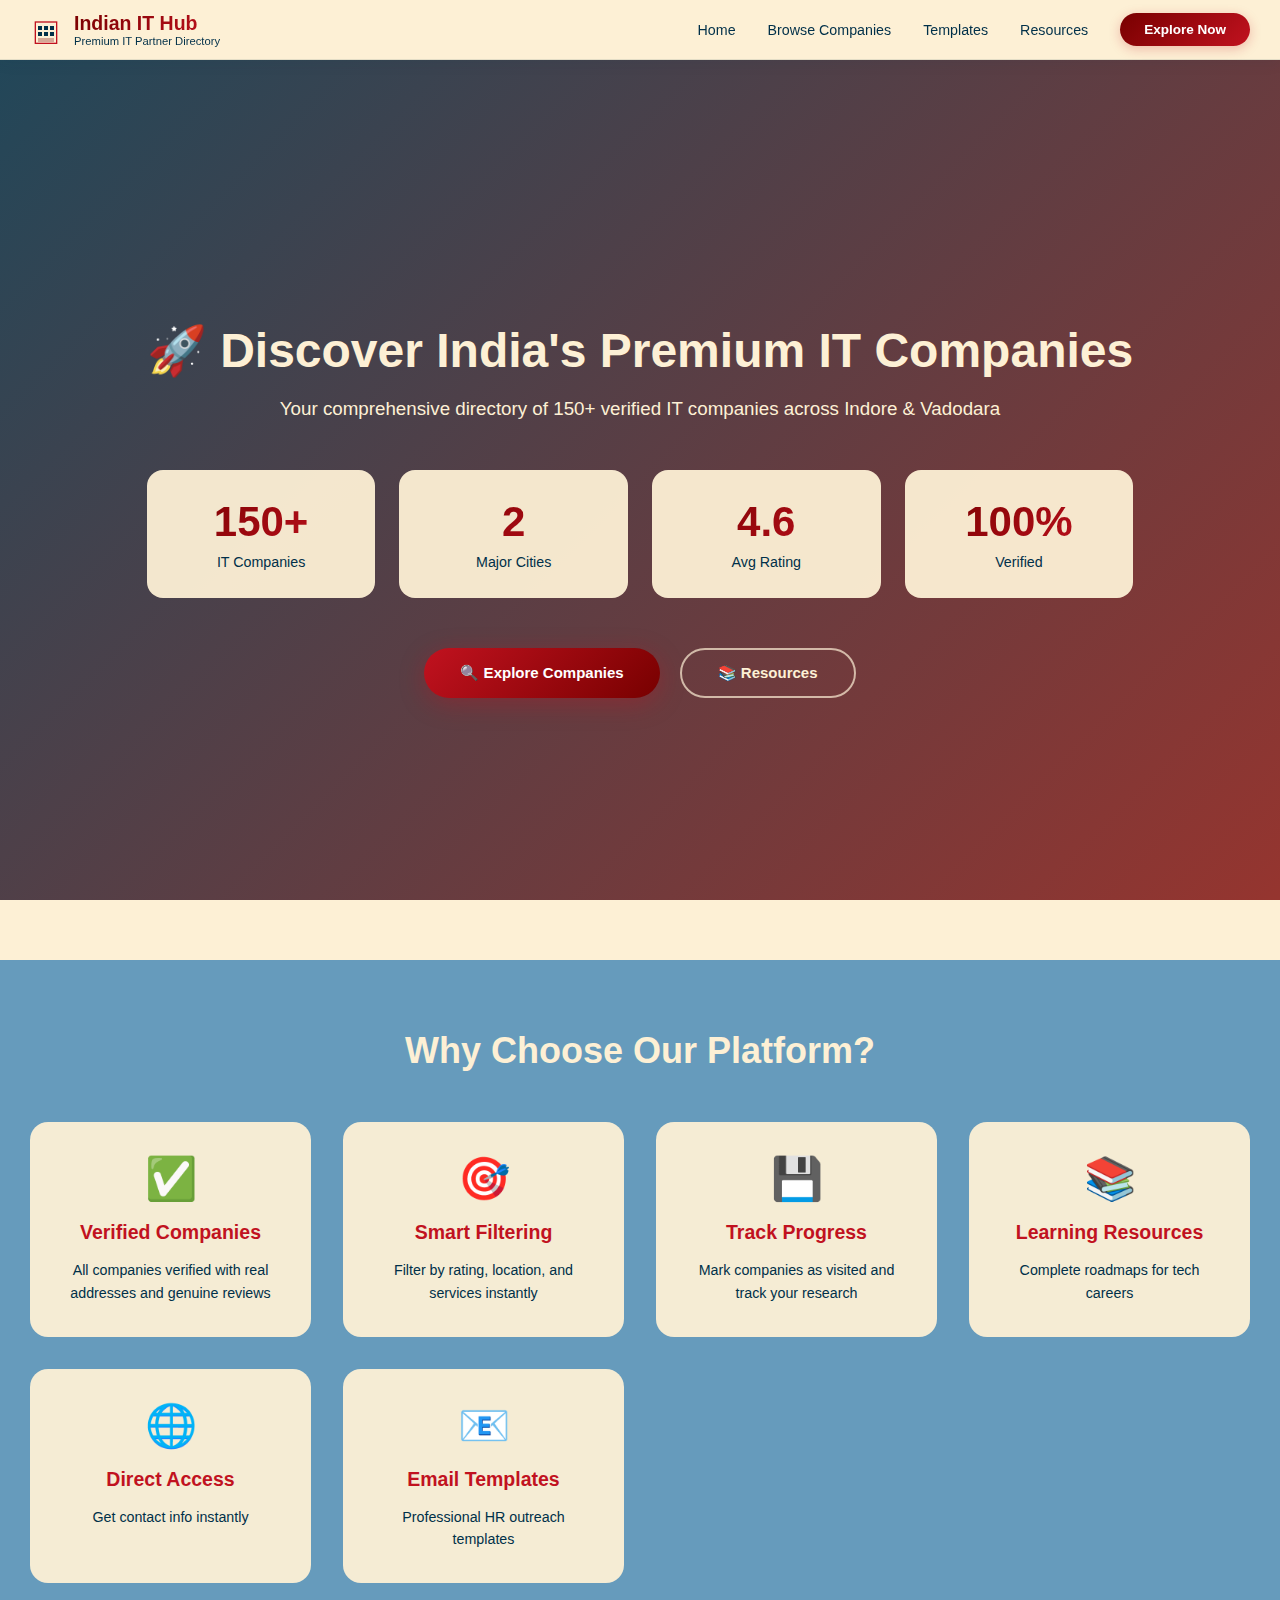
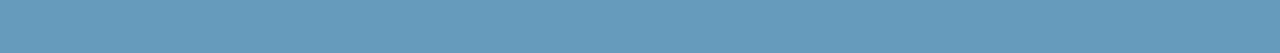
<file: index.html>
<!DOCTYPE html>
<html lang="en">
<head>
    <meta charset="UTF-8">
    <meta name="viewport" content="width=device-width, initial-scale=1.0">
    <title>Indian IT Hub - Premium IT Companies Directory</title>
    <style>

        * {
    margin: 0;
    padding: 0;
    box-sizing: border-box;
}

html, body {
    overflow-x: hidden;
    width: 100%;
    max-width: 100vw;
}

body {
    font-family: 'Inter', 'Segoe UI', Tahoma, Geneva, Verdana, sans-serif;
    background: #FDF0D5;
    min-height: 100vh;
    color: #003049;
    font-size: 15px;
    position: relative;
}


/* Emoji Styling - Keep Original Colors */
.emoji {
    font-family: 'Apple Color Emoji', 'Segoe UI Emoji', 'Segoe UI Symbol', 'Noto Color Emoji', sans-serif;
    font-style: normal;
}

/* Navigation Bar */
.navbar {
    background: rgba(253, 240, 213, 0.98);
    backdrop-filter: blur(20px);
    padding: 12px 0;
    box-shadow: 0 2px 15px rgba(0, 48, 73, 0.08);
    position: sticky;
    top: 0;
    z-index: 1000;
    border-bottom: 1px solid rgba(0, 48, 73, 0.1);
}

.nav-container {
    max-width: 1400px;
    margin: 0 auto;
    padding: 0 30px;
    display: flex;
    justify-content: space-between;
    align-items: center;
}

.logo {
    display: flex;
    align-items: center;
    gap: 12px;
    cursor: pointer;
    transition: transform 0.3s;
}

.logo:hover {
    transform: scale(1.03);
}

.logo-icon {
    width: 32px;
    height: 32px;
}

.logo-text h1 {
    background: linear-gradient(135deg, #780000 0%, #C1121F 100%);
    -webkit-background-clip: text;
    -webkit-text-fill-color: transparent;
    font-size: 1.3em;
    font-weight: 700;
}

.logo-text p {
    color: #003049;
    font-size: 0.75em;
    font-weight: 500;
}

.nav-menu {
    display: flex;
    gap: 32px;
    list-style: none;
    align-items: center;
}

.nav-menu a {
    text-decoration: none;
    color: #003049;
    font-weight: 500;
    font-size: 0.95em;
    transition: all 0.3s;
    cursor: pointer;
    position: relative;
}

.nav-menu a::after {
    content: '';
    position: absolute;
    bottom: -4px;
    left: 0;
    width: 0;
    height: 2px;
    background: linear-gradient(135deg, #780000 0%, #C1121F 100%);
    transition: width 0.3s;
}

.nav-menu a:hover::after {
    width: 100%;
}

.nav-btn {
    background: linear-gradient(135deg, #780000 0%, #C1121F 100%);
    color: white;
    padding: 9px 24px;
    border-radius: 25px;
    border: none;
    cursor: pointer;
    font-weight: 600;
    font-size: 0.9em;
    transition: all 0.3s;
    box-shadow: 0 3px 12px rgba(193, 18, 31, 0.25);
}

.nav-btn:hover {
    transform: translateY(-2px);
    box-shadow: 0 5px 18px rgba(193, 18, 31, 0.4);
}

.mobile-menu-btn {
    display: none;
    background: none;
    border: none;
    font-size: 1.5em;
    cursor: pointer;
    color: #003049;
}

/* Hero Section - Full Height Background */
.hero-section {
    position: relative;
    padding: 80px 30px;
    min-height: 100vh;
    display: flex;
    align-items: center;
    background: linear-gradient(135deg, rgba(0, 48, 73, 0.88) 0%, rgba(120, 0, 0, 0.78) 100%),
                url('https://images.unsplash.com/photo-1486406146926-c627a92ad1ab?w=1600&q=90') center/cover no-repeat;
    background-attachment: fixed;
}

.hero-content {
    position: relative;
    text-align: center;
    z-index: 1;
    max-width: 1400px;
    margin: 0 auto;
}

.hero-content h1 {
    font-size: 3.2em;
    margin-bottom: 18px;
    color: #FDF0D5;
    font-weight: 800;
    line-height: 1.2;
}

.hero-content p {
    font-size: 1.25em;
    margin-bottom: 40px;
    color: #FDF0D5;
}

.hero-stats {
    display: grid;
    grid-template-columns: repeat(auto-fit, minmax(180px, 1fr));
    gap: 24px;
    margin: 50px 0;
}

.hero-stat-card {
    background: rgba(253, 240, 213, 0.95);
    padding: 28px;
    border-radius: 16px;
    transition: all 0.3s;
}

.hero-stat-card:hover {
    transform: translateY(-8px);
}

.hero-stat-number {
    font-size: 2.8em;
    font-weight: 800;
    background: linear-gradient(135deg, #780000 0%, #C1121F 100%);
    -webkit-background-clip: text;
    -webkit-text-fill-color: transparent;
}

.hero-stat-label {
    color: #003049;
    font-size: 0.95em;
    margin-top: 8px;
}

.cta-buttons {
    display: flex;
    gap: 20px;
    justify-content: center;
    margin-top: 40px;
}

.cta-btn {
    padding: 14px 36px;
    font-size: 1em;
    border: none;
    border-radius: 40px;
    cursor: pointer;
    font-weight: 600;
    transition: all 0.3s;
    text-decoration: none;
}

.cta-primary {
    background: linear-gradient(135deg, #C1121F 0%, #780000 100%);
    color: white;
    box-shadow: 0 6px 24px rgba(193, 18, 31, 0.35);
}

.cta-primary:hover {
    transform: translateY(-3px);
}

.cta-secondary {
    background: transparent;
    color: #FDF0D5;
    border: 2px solid rgba(253, 240, 213, 0.7);
}

/* Features Section */
.features-section {
    background: #669BBC;
    padding: 70px 30px;
}

.section-title {
    text-align: center;
    font-size: 2.4em;
    color: #FDF0D5;
    margin-bottom: 50px;
    font-weight: 700;
}

.features-grid {
    display: grid;
    grid-template-columns: repeat(auto-fit, minmax(280px, 1fr));
    gap: 32px;
    max-width: 1400px;
    margin: 0 auto;
}

.feature-card {
    background: rgba(253, 240, 213, 0.95);
    padding: 32px;
    border-radius: 18px;
    transition: all 0.3s;
    text-align: center;
}

.feature-card:hover {
    transform: translateY(-8px);
}

.feature-icon {
    font-size: 2.8em;
    margin-bottom: 18px;
}

.feature-card h3 {
    color: #C1121F;
    margin-bottom: 15px;
    font-size: 1.3em;
}

.feature-card p {
    color: #003049;
    line-height: 1.6;
    font-size: 0.95em;
}

/* City Selection */
.city-selection {
    padding: 50px 30px;
    min-height: calc(100vh - 60px);
}

.city-cards {
    display: grid;
    grid-template-columns: repeat(auto-fit, minmax(380px, 1fr));
    gap: 35px;
    max-width: 1100px;
    margin: 50px auto 0;
}

.city-card {
    background: white;
    border-radius: 22px;
    overflow: hidden;
    border: 2px solid rgba(0, 48, 73, 0.1);
    transition: all 0.4s;
    cursor: pointer;
}

.city-card:hover {
    transform: translateY(-12px);
    box-shadow: 0 18px 50px rgba(193, 18, 31, 0.25);
}

.city-image {
    height: 220px;
    background-size: cover;
    background-position: center;
}

.city-content {
    padding: 28px;
}

.city-title {
    font-size: 1.7em;
    background: linear-gradient(135deg, #780000 0%, #C1121F 100%);
    -webkit-background-clip: text;
    -webkit-text-fill-color: transparent;
    margin-bottom: 12px;
    font-weight: 700;
}

.city-subtitle {
    color: #003049;
    margin-bottom: 18px;
    font-size: 1em;
}

.city-stats {
    display: flex;
    gap: 18px;
    margin-bottom: 18px;
}

.city-stat {
    display: flex;
    align-items: center;
    gap: 6px;
    color: #003049;
    font-size: 0.9em;
}

.city-btn {
    width: 100%;
    padding: 13px;
    background: linear-gradient(135deg, #780000 0%, #C1121F 100%);
    color: white;
    border: none;
    border-radius: 12px;
    font-size: 1em;
    font-weight: 600;
    cursor: pointer;
    transition: all 0.3s;
}

/* Location Cards */
.location-cards {
    display: grid;
    grid-template-columns: repeat(auto-fit, minmax(380px, 1fr));
    gap: 35px;
    max-width: 1200px;
    margin: 0 auto;
}

.location-card {
    background: white;
    border-radius: 22px;
    overflow: hidden;
    border: 2px solid rgba(0, 48, 73, 0.1);
    transition: all 0.4s;
    cursor: pointer;
}

.location-card:hover {
    transform: translateY(-12px);
    box-shadow: 0 18px 50px rgba(193, 18, 31, 0.25);
}

.location-image {
    height: 220px;
    background-size: cover;
    background-position: center;
}

.location-content {
    padding: 28px;
}

.location-title {
    font-size: 1.7em;
    background: linear-gradient(135deg, #780000 0%, #C1121F 100%);
    -webkit-background-clip: text;
    -webkit-text-fill-color: transparent;
    margin-bottom: 12px;
    font-weight: 700;
}

.location-subtitle {
    color: #003049;
    margin-bottom: 18px;
    font-size: 1em;
}

.location-stats {
    display: flex;
    gap: 18px;
    margin-bottom: 18px;
}

.location-stat {
    display: flex;
    align-items: center;
    gap: 6px;
    color: #003049;
    font-size: 0.9em;
}

.location-btn {
    width: 100%;
    padding: 13px;
    background: linear-gradient(135deg, #780000 0%, #C1121F 100%);
    color: white;
    border: none;
    border-radius: 12px;
    font-size: 1em;
    font-weight: 600;
    cursor: pointer;
    transition: all 0.3s;
}

/* Listings Page */
.listings-container {
    max-width: 1400px;
    margin: 0 auto;
    background: white;
    border-radius: 25px;
    padding: 35px;
}

.listings-header {
    text-align: center;
    margin-bottom: 35px;
    padding-bottom: 25px;
    border-bottom: 2px solid rgba(193, 18, 31, 0.2);
}

.listings-header h1 {
    font-size: 2.4em;
    background: linear-gradient(135deg, #780000 0%, #C1121F 100%);
    -webkit-background-clip: text;
    -webkit-text-fill-color: transparent;
    margin-bottom: 12px;
}

.back-btn {
    background: rgba(193, 18, 31, 0.1);
    color: #C1121F;
    border: 1px solid rgba(193, 18, 31, 0.3);
    padding: 9px 18px;
    border-radius: 10px;
    cursor: pointer;
    font-size: 0.9em;
    font-weight: 600;
    margin-bottom: 25px;
    transition: all 0.3s;
}

.back-btn:hover {
    background: rgba(193, 18, 31, 0.2);
}

.stats {
    display: grid;
    grid-template-columns: repeat(auto-fit, minmax(170px, 1fr));
    gap: 18px;
    margin-bottom: 32px;
}

.stat-card {
    background: linear-gradient(135deg, rgba(102, 155, 188, 0.15) 0%, rgba(0, 48, 73, 0.15) 100%);
    padding: 20px;
    border-radius: 12px;
    text-align: center;
}

.stat-number {
    font-size: 2.2em;
    font-weight: 700;
    background: linear-gradient(135deg, #780000 0%, #C1121F 100%);
    -webkit-background-clip: text;
    -webkit-text-fill-color: transparent;
}

.stat-label {
    font-size: 0.85em;
    color: #003049;
    margin-top: 6px;
}

.filters {
    display: flex;
    gap: 18px;
    margin-bottom: 32px;
    flex-wrap: wrap;
}

.filter-group {
    flex: 1;
    min-width: 180px;
}

label {
    display: block;
    margin-bottom: 6px;
    color: #003049;
    font-weight: 600;
    font-size: 0.85em;
}

input, select, textarea {
    width: 100%;
    padding: 10px 12px;
    background: white;
    border: 1px solid rgba(0, 48, 73, 0.2);
    border-radius: 8px;
    font-size: 0.9em;
}

.btn {
    padding: 10px 20px;
    background: linear-gradient(135deg, #780000 0%, #C1121F 100%);
    color: white;
    border: none;
    border-radius: 8px;
    cursor: pointer;
    font-size: 0.9em;
    font-weight: 600;
    transition: all 0.3s;
}

.btn:hover {
    transform: translateY(-2px);
    box-shadow: 0 5px 15px rgba(193, 18, 31, 0.3);
}

.btn-secondary {
    background: linear-gradient(135deg, #003049 0%, #669BBC 100%);
}

.companies-grid {
    display: grid;
    grid-template-columns: repeat(auto-fill, minmax(340px, 1fr));
    gap: 22px;
}

.company-card {
    background: white;
    border: 1px solid rgba(0, 48, 73, 0.1);
    border-radius: 16px;
    padding: 22px;
    transition: all 0.3s;
}

.company-card:hover {
    transform: translateY(-6px);
    box-shadow: 0 12px 32px rgba(0, 0, 0, 0.12);
}

.company-card.visited {
    background: rgba(102, 155, 188, 0.12);
    border-color: rgba(0, 48, 73, 0.3);
}

.company-header {
    display: flex;
    justify-content: space-between;
    align-items: flex-start;
    margin-bottom: 15px;
}

.company-name {
    font-size: 1.15em;
    font-weight: 700;
    color: #003049;
    flex: 1;
    line-height: 1.3;
    margin-right: 10px;
}

.visited-checkbox {
    width: 24px;
    height: 24px;
    cursor: pointer;
    accent-color: #C1121F;
    flex-shrink: 0;
}

.rating {
    display: inline-block;
    background: linear-gradient(135deg, #780000 0%, #C1121F 100%);
    color: white;
    padding: 5px 12px;
    border-radius: 18px;
    font-size: 0.85em;
    margin-bottom: 12px;
}

.company-info {
    margin: 10px 0;
    color: #003049;
    line-height: 1.5;
    font-size: 0.9em;
}

.company-info strong {
    color: #780000;
    font-weight: 600;
}

.company-link {
    display: inline-block;
    margin-top: 12px;
    padding: 9px 18px;
    background: linear-gradient(135deg, #780000 0%, #C1121F 100%);
    color: white;
    text-decoration: none;
    border-radius: 9px;
    font-size: 0.9em;
    font-weight: 600;
    transition: all 0.3s;
}

.company-link:hover {
    transform: translateY(-2px);
    box-shadow: 0 4px 12px rgba(193, 18, 31, 0.3);
}

.review {
    margin-top: 12px;
    padding: 12px;
    background: rgba(102, 155, 188, 0.1);
    border-left: 3px solid #669BBC;
    border-radius: 6px;
    font-style: italic;
    font-size: 0.85em;
    color: #003049;
    line-height: 1.5;
}

.no-results {
    text-align: center;
    padding: 60px 20px;
    color: #003049;
    font-size: 1.2em;
}

/* Export Section */
.export-section {
    margin-top: 40px;
    padding: 30px;
    background: rgba(102, 155, 188, 0.15);
    border-radius: 15px;
    text-align: center;
    border: 1px solid rgba(0, 48, 73, 0.2);
}

.export-section h3 {
    color: #003049;
    margin-bottom: 15px;
    font-size: 1.5em;
}

.export-section p {
    color: #003049;
    margin-bottom: 20px;
}

/* Templates Page Styles */
.templates-page {
    padding: 50px 30px;
    min-height: calc(100vh - 60px);
}

.templates-header {
    text-align: center;
    margin-bottom: 50px;
    padding-bottom: 30px;
    border-bottom: 3px solid rgba(193, 18, 31, 0.2);
    position: relative;
}

.templates-header h1 {
    font-size: 2.8em;
    background: linear-gradient(135deg, #780000 0%, #C1121F 100%);
    -webkit-background-clip: text;
    -webkit-text-fill-color: transparent;
    margin-bottom: 15px;
}

.templates-header p {
    color: #003049;
    font-size: 1.1em;
}

.add-template-btn {
    position: absolute;
    right: 0;
    top: 0;
    background: linear-gradient(135deg, #780000 0%, #C1121F 100%);
    color: white;
    border: none;
    width: 50px;
    height: 50px;
    border-radius: 50%;
    font-size: 2em;
    cursor: pointer;
    transition: all 0.3s;
    box-shadow: 0 4px 15px rgba(193, 18, 31, 0.4);
}

.add-template-btn:hover {
    transform: rotate(90deg);
}

.templates-grid {
    display: grid;
    gap: 30px;
    max-width: 1400px;
    margin: 0 auto;
}

.template-card {
    background: white;
    border-radius: 20px;
    padding: 30px;
    box-shadow: 0 4px 15px rgba(0,0,0,0.08);
    border: 2px solid rgba(0, 48, 73, 0.1);
    transition: all 0.3s;
}

.template-card:hover {
    transform: translateY(-5px);
    box-shadow: 0 12px 35px rgba(193, 18, 31, 0.15);
    border-color: rgba(193, 18, 31, 0.3);
}

.template-title {
    font-size: 1.4em;
    font-weight: 700;
    color: #C1121F;
    margin-bottom: 20px;
}

.template-content {
    background: rgba(102, 155, 188, 0.05);
    padding: 25px;
    border-radius: 12px;
    white-space: pre-wrap;
    line-height: 1.9;
    color: #003049;
    font-size: 0.95em;
    border: 1px solid rgba(0, 48, 73, 0.1);
    font-family: 'Courier New', monospace;
}

.copy-btn {
    margin-top: 20px;
    background: linear-gradient(135deg, #669BBC 0%, #003049 100%);
    color: white;
    padding: 12px 25px;
    border: none;
    border-radius: 10px;
    cursor: pointer;
    font-size: 1em;
    font-weight: 600;
    transition: all 0.3s;
}

.copy-btn:hover {
    transform: translateY(-2px);
    box-shadow: 0 6px 20px rgba(0, 48, 73, 0.4);
}

/* Modal */
.modal {
    display: none;
    position: fixed;
    z-index: 2000;
    left: 0;
    top: 0;
    width: 100%;
    height: 100%;
    background: rgba(0, 0, 0, 0.7);
    backdrop-filter: blur(10px);
    overflow-y: auto;
}

.modal-content {
    background: #FDF0D5;
    margin: 50px auto;
    padding: 40px;
    width: 90%;
    max-width: 650px;
    border-radius: 25px;
    border: 1px solid rgba(0, 48, 73, 0.2);
    box-shadow: 0 20px 60px rgba(0, 0, 0, 0.5);
}

.modal-header {
    display: flex;
    justify-content: space-between;
    align-items: center;
    margin-bottom: 30px;
}

.modal-header h2 {
    background: linear-gradient(135deg, #780000 0%, #C1121F 100%);
    -webkit-background-clip: text;
    -webkit-text-fill-color: transparent;
    font-size: 2em;
    font-weight: 700;
}

.close-modal {
    background: none;
    border: none;
    font-size: 2.5em;
    cursor: pointer;
    color: #003049;
    transition: color 0.3s;
}

.close-modal:hover {
    color: #C1121F;
}

.form-group {
    margin-bottom: 25px;
}

.form-group label {
    display: block;
    margin-bottom: 10px;
    color: #003049;
    font-weight: 600;
}

textarea {
    min-height: 250px;
    resize: vertical;
}

/* Resources Page Styles */
.resources-page {
    padding: 50px 30px;
    min-height: calc(100vh - 60px);
}

.page-header {
    text-align: center;
    margin-bottom: 50px;
}

.page-header h1 {
    font-size: 2.8em;
    background: linear-gradient(135deg, #780000 0%, #C1121F 100%);
    -webkit-background-clip: text;
    -webkit-text-fill-color: transparent;
    margin-bottom: 15px;
}

.page-header p {
    color: #003049;
    font-size: 1.1em;
}

.profiles-grid {
    display: grid;
    grid-template-columns: repeat(auto-fill, minmax(300px, 1fr));
    gap: 30px;
    max-width: 1400px;
    margin: 0 auto;
}

.profile-card {
    background: linear-gradient(135deg, #2d0a0e 0%, #4a1219 100%);
    border-radius: 18px;
    padding: 30px;
    cursor: pointer;
    transition: all 0.3s;
    box-shadow: 0 4px 15px rgba(193, 18, 31, 0.3);
    border: 2px solid rgba(193, 18, 31, 0.5);
}

.profile-card:hover {
    transform: translateY(-10px);
    box-shadow: 0 12px 35px rgba(193, 18, 31, 0.2);
    border-color: rgba(193, 18, 31, 0.3);
}

.profile-icon {
    font-size: 3em;
    margin-bottom: 15px;
}

.profile-card h3 {
    color: #FDF0D5;
    font-size: 1.4em;
    margin-bottom: 10px;
}

.profile-card p {
    color: rgba(253, 240, 213, 0.9);
    line-height: 1.6;
    font-size: 0.95em;
}

.coming-soon {
    background: #ffa726;
    color: white;
    padding: 5px 15px;
    border-radius: 20px;
    font-size: 0.8em;
    display: inline-block;
    margin-top: 10px;
}

/* Detail View */
.detail-view {
    max-width: 1200px;
    margin: 0 auto;
    padding: 40px 30px;
}

.detail-header {
    text-align: center;
    margin-bottom: 50px;
    padding-bottom: 30px;
    border-bottom: 3px solid rgba(193, 18, 31, 0.2);
}

.detail-header h2 {
    font-size: 2.5em;
    background: linear-gradient(135deg, #780000 0%, #C1121F 100%);
    -webkit-background-clip: text;
    -webkit-text-fill-color: transparent;
    margin-bottom: 15px;
}

.detail-header p {
    color: #003049;
    font-size: 1.1em;
}

/* Whimsical Style Roadmap */
.roadmap-container {
    position: relative;
    padding: 50px 20px;
    background: linear-gradient(135deg, #1a2332 0%, #2c3e50 100%);
    border-radius: 20px;
    margin-bottom: 40px;
    border: 2px solid rgba(193, 18, 31, 0.3);
}

.roadmap-title {
    text-align: center;
    font-size: 2em;
    color: #FDF0D5;
    margin-bottom: 50px;
    font-weight: bold;
}

.roadmap-path {
    position: absolute;
    left: 50%;
    transform: translateX(-50%);
    width: 4px;
    height: calc(100% - 100px);
    top: 100px;
    background: linear-gradient(180deg, 
        #667eea 0%, 
        #5ea7f7 20%, 
        #4ecdc4 40%, 
        #ffa726 60%, 
        #ff6b9d 80%, 
        #c471ed 100%
    );
}

.roadmap-node {
    position: relative;
    margin: 60px auto;
    max-width: 700px;
}

.node-content {
    background: rgba(253, 240, 213, 0.95);
    border-radius: 15px;
    padding: 25px;
    box-shadow: 0 5px 20px rgba(0,0,0,0.3);
    border-left: 5px solid;
    transition: all 0.3s;
    position: relative;
    z-index: 1;
}

.node-content:hover {
    transform: scale(1.03);
    box-shadow: 0 10px 35px rgba(193, 18, 31, 0.4);
}

.node-number {
    font-size: 2em;
    font-weight: bold;
    opacity: 0.4;
    margin-bottom: 10px;
    color: #003049;
}

.node-title {
    font-size: 1.4em;
    font-weight: bold;
    margin-bottom: 15px;
    display: flex;
    align-items: center;
    gap: 10px;
    color: #003049;
}

.node-items {
    list-style: none;
    padding-left: 0;
}

.node-items li {
    padding: 8px 0;
    padding-left: 25px;
    position: relative;
    color: #003049;
}

.node-items li:before {
    content: "▸";
    position: absolute;
    left: 0;
    color: inherit;
    font-weight: bold;
}

/* Color scheme for nodes */
.node-1 { border-color: #667eea; color: #667eea; }
.node-2 { border-color: #5ea7f7; color: #5ea7f7; }
.node-3 { border-color: #4ecdc4; color: #4ecdc4; }
.node-4 { border-color: #45b7af; color: #45b7af; }
.node-5 { border-color: #ffa726; color: #ffa726; }
.node-6 { border-color: #ff8a50; color: #ff8a50; }
.node-7 { border-color: #ff6b9d; color: #ff6b9d; }
.node-8 { border-color: #e056fd; color: #e056fd; }
.node-9 { border-color: #c471ed; color: #c471ed; }
.node-10 { border-color: #9c27b0; color: #9c27b0; }

/* Resources Section */
/* Resources Section */
.resources-section {
    margin-top: 50px;
    padding: 40px;
    background: linear-gradient(135deg, #1a2332 0%, #2c3e50 100%);
    border-radius: 20px;
    /* border: 2px solid rgba(193, 18, 31, 0.3); */
}

.resources-section h3 {
    color: #FDF0D5;  /* Light cream color */
    font-size: 2em;
    margin-bottom: 30px;
    text-align: center;
}

.resource-category {
    margin-bottom: 40px;
}

.resource-category h4 {
    color: #FDF0D5;  /* Light cream color */
    font-size: 1.4em;
    margin-bottom: 20px;
    display: flex;
    align-items: center;
    gap: 10px;
}

.resource-links {
    display: grid;
    grid-template-columns: repeat(auto-fill, minmax(300px, 1fr));
    gap: 20px;
}

.resource-card {
    background: white;
    padding: 20px;
    border-radius: 12px;
    border-left: 4px solid #667eea;
    transition: all 0.3s;
    box-shadow: 0 2px 10px rgba(0,0,0,0.05);
}

.resource-card:hover {
    transform: translateX(10px);
    box-shadow: 0 5px 20px rgba(102, 126, 234, 0.2);
}

.resource-card h5 {
    color: #C1121F;
    margin-bottom: 10px;
    font-size: 1.1em;
}

.resource-card p {
    color: #666;
    font-size: 0.9em;
    margin-bottom: 15px;
    line-height: 1.5;
}

.resource-link {
    display: inline-block;
    padding: 8px 16px;
    background: linear-gradient(135deg, #667eea 0%, #764ba2 100%);
    color: white;
    text-decoration: none;
    border-radius: 6px;
    font-size: 0.9em;
    transition: all 0.3s;
    font-weight: 500;
}

.resource-link:hover {
    transform: translateY(-2px);
    box-shadow: 0 4px 12px rgba(102, 126, 234, 0.3);
}

.free-badge {
    background: #4CAF50;
    color: white;
    padding: 3px 10px;
    border-radius: 12px;
    font-size: 0.75em;
    margin-left: 8px;
    font-weight: bold;
}

/* Projects Section */
.projects-section {
    margin-top: 40px;
    padding: 40px;
    background: linear-gradient(135deg, #1a2332 0%, #2c3e50 100%);
    border-radius: 20px;
    border: 2px solid rgba(193, 18, 31, 0.3);
}

.projects-section h3 {
    color: #FDF0D5;
    font-size: 2em;
    margin-bottom: 30px;
    text-align: center;
}

.project-item {
    background: rgba(253, 240, 213, 0.95);
    padding: 20px;
    border-radius: 12px;
    margin-bottom: 20px;
    border-left: 4px solid #ffa726;
    transition: all 0.3s;
}

.project-item:hover {
    transform: translateX(5px);
    box-shadow: 0 4px 15px rgba(255, 167, 38, 0.2);
}


.project-item h5 {
    color: #003049;
    margin-bottom: 10px;
    font-size: 1.2em;
}

.project-item p {
    color: #003049;
    margin-bottom: 15px;
    line-height: 1.6;
}

.project-tags {
    display: flex;
    gap: 10px;
    flex-wrap: wrap;
    margin-bottom: 15px;
}

.tag {
    background: #e0e0e0;
    padding: 5px 12px;
    border-radius: 15px;
    font-size: 0.85em;
    color: #666;
}

@media (max-width: 768px) {
    /* Prevent horizontal scroll */
    html, body {
        overflow-x: hidden;
        max-width: 100vw;
    }
    
    /* Navigation */
    .nav-container {
        padding: 0 15px;
    }
    
    .nav-menu {
        display: none;
        position: absolute;
        top: 60px;
        left: 0;
        right: 0;
        background: rgba(253, 240, 213, 0.98);
        flex-direction: column;
        padding: 25px;
        border-top: 1px solid rgba(0, 48, 73, 0.1);
        z-index: 999;
    }

    .nav-menu.active {
        display: flex;
    }

    .mobile-menu-btn {
        display: block;
    }

    @media (max-width: 768px) {
    /* ... your existing mobile code ... */
    
    /* Make content cover more screen width */
    .detail-view {
        padding: 20px 10px;  /* Reduced from 15px */
        max-width: 100%;
    }
    
    .roadmap-container {
        padding: 30px 5px;  /* Reduced from 10px */
        overflow-x: hidden;
        margin: 0 5px;  /* Add margin */
    }
    
    .roadmap-node {
        margin: 25px 0 25px 30px;  /* Reduced from 35px */
        max-width: calc(100% - 35px);  /* Reduced from 40px */
    }
    
    .resources-section {
        padding: 20px 10px;  /* Reduced from 15px */
        margin-top: 30px;
        margin-left: 5px;
        margin-right: 5px;
    }
    
    .projects-section {
        padding: 20px 10px;  /* Reduced from 15px */
        margin-top: 30px;
        margin-left: 5px;
        margin-right: 5px;
    }
    
    .resource-card {
        padding: 15px;
        width: 100%;
        margin: 0;
    }
    
    .resource-links {
        grid-template-columns: 1fr;
        gap: 15px;
        padding: 0;
    }
    
    .page-header {
        padding: 0 10px;  /* Reduced from 15px */
    }
    
    .detail-header {
        padding-bottom: 20px;
        margin-bottom: 30px;
    }
}


    /* Hero Section */
    .hero-section {
        padding: 60px 20px;
        min-height: 80vh;
    }
    
    .hero-content {
        padding: 0 10px;
    }

    .hero-content h1 {
        font-size: 2em;
        line-height: 1.2;
    }
    
    .hero-content p {
        font-size: 1em;
    }

    .hero-stats {
        grid-template-columns: 1fr;
        gap: 15px;
        margin: 30px 0;
    }

    /* CTA Buttons */
    .cta-buttons {
        flex-direction: column;
        gap: 15px;
        width: 100%;
    }
    
    .cta-btn {
        width: 100%;
        padding: 12px 20px;
    }

    /* City & Location Cards */
    .city-cards, .location-cards {
        grid-template-columns: 1fr;
        gap: 20px;
        padding: 0 15px;
    }
    
    .city-card, .location-card {
        max-width: 100%;
        margin: 0;
    }

    /* Companies Grid */
    .companies-grid {
        grid-template-columns: 1fr;
        gap: 20px;
        padding: 0 10px;
    }

    .company-card {
        padding: 18px;
        width: 100%;
    }
    
    .company-name {
        font-size: 1em;
    }

    /* Resources/Profile Cards */
    .resources-page {
        padding: 30px 15px;
    }
    
    .profiles-grid {
        grid-template-columns: 1fr;
        gap: 20px;
        padding: 0;
    }

    .profile-card {
        padding: 20px;
        width: 100%;
        max-width: 100%;
    }

    .profile-icon {
        font-size: 2.5em;
    }

    .profile-card h3 {
        font-size: 1.2em;
    }
    
    .profile-card p {
        font-size: 0.9em;
    }

    /* Page Headers */
    .page-header {
        padding: 0 15px;
    }
    
    .page-header h1 {
        font-size: 2em;
    }
    
    .page-header p {
        font-size: 1em;
    }

    /* Detail View */
    .detail-view {
        padding: 20px 15px;
        max-width: 100%;
    }

    .detail-header h2 {
        font-size: 1.6em;
        word-break: break-word;
    }
    
    .detail-header p {
        font-size: 0.95em;
    }

    /* Roadmap */
    .roadmap-container {
        padding: 30px 10px;
        overflow-x: hidden;
    }
    
    .roadmap-title {
        font-size: 1.5em;
    }
    
    .roadmap-path {
        left: 20px;
        transform: none;
        width: 3px;
    }

    .roadmap-node {
        margin: 25px 0 25px 35px;
        max-width: calc(100% - 40px);
    }

    .node-content {
        padding: 15px;
    }

    .node-title {
        font-size: 1em;
        word-break: break-word;
    }
    
    .node-number {
        font-size: 1.5em;
    }
    
    .node-items li {
        font-size: 0.85em;
        padding: 6px 0 6px 20px;
    }

   /* Resources Section */
.resources-section {
    margin-top: 50px;
    padding: 40px;
    background: linear-gradient(135deg, #1a2332 0%, #2c3e50 100%);
    border-radius: 20px;
    border: 2px solid rgba(193, 18, 31, 0.3);
}

.resources-section h3 {
    color: #FDF0D5;
    font-size: 2em;
    margin-bottom: 30px;
    text-align: center;
}

.resource-category h4 {
    color: #FDF0D5;
    font-size: 1.4em;
    margin-bottom: 20px;
    display: flex;
    align-items: center;
    gap: 10px;
}

    .resource-links {
        grid-template-columns: 1fr;
        gap: 15px;
    }
    
    .resource-card {
        padding: 15px;
        width: 100%;
    }

    /* Projects Section */
    .projects-section {
        padding: 20px 15px;
        margin-top: 30px;
    }
    
    .project-item {
        padding: 15px;
    }
    
    .project-tags {
        gap: 8px;
    }
    
    .tag {
        font-size: 0.8em;
        padding: 4px 10px;
    }

    /* Listings Container */
    .listings-container {
        padding: 20px 15px;
        border-radius: 15px;
        margin: 20px 10px;
        max-width: calc(100vw - 20px);
    }

    .listings-header h1 {
        font-size: 1.8em;
    }

    /* Filters */
    .filters {
        flex-direction: column;
        gap: 15px;
    }

    .filter-group {
        min-width: 100%;
    }

    /* Stats Grid */
    .stats {
        grid-template-columns: repeat(2, 1fr);
        gap: 12px;
    }

    .stat-card {
        padding: 15px;
    }
    
    .stat-number {
        font-size: 1.8em;
    }

    /* Back Button */
    .back-btn {
        margin-bottom: 20px;
        width: 100%;
        text-align: center;
    }

    /* Buttons */
    .btn {
        width: 100%;
        padding: 12px 15px;
    }

    /* Templates */
    .templates-page {
        padding: 30px 15px;
    }
    
    .templates-grid {
        padding: 0 10px;
    }
    
    .template-card {
        padding: 20px 15px;
    }
    
    .template-content {
        padding: 15px;
        font-size: 0.85em;
    }

    .add-template-btn {
        position: static;
        margin: 20px auto;
        display: block;
    }

    /* Modal */
    .modal-content {
        width: 95%;
        padding: 25px 15px;
        margin: 30px auto;
    }
    
    .modal-header h2 {
        font-size: 1.5em;
    }

    /* Features Section */
    .features-section {
        padding: 50px 15px;
    }
    
    .features-grid {
        grid-template-columns: 1fr;
        gap: 20px;
    }
    
    .section-title {
        font-size: 2em;
    }
}
    </style>
</head>
<body>
    <!-- Navigation -->
    <nav class="navbar">
        <div class="nav-container">
            <div class="logo" onclick="showPage('landing')">
                <svg class="logo-icon" viewBox="0 0 48 48" fill="none" xmlns="http://www.w3.org/2000/svg">
                    <rect x="8" y="12" width="32" height="32" stroke="#C1121F" stroke-width="2" fill="none"/>
                    <rect x="12" y="18" width="6" height="6" fill="#003049"/>
                    <rect x="21" y="18" width="6" height="6" fill="#003049"/>
                    <rect x="30" y="18" width="6" height="6" fill="#003049"/>
                    <rect x="12" y="27" width="6" height="6" fill="#003049"/>
                    <rect x="21" y="27" width="6" height="6" fill="#003049"/>
                    <rect x="30" y="27" width="6" height="6" fill="#003049"/>
                    <rect x="12" y="36" width="24" height="6" fill="#780000" opacity="0.3"/>
                </svg>
                <div class="logo-text">
                    <h1>Indian IT Hub</h1>
                    <p>Premium IT Partner Directory</p>
                </div>
            </div>
            <button class="mobile-menu-btn" onclick="toggleMobileMenu()">☰</button>
            <ul class="nav-menu" id="navMenu">
                <li><a onclick="showPage('landing')">Home</a></li>
                <li><a onclick="showPage('cities')">Browse Companies</a></li>
                <li><a onclick="showPage('templates')">Templates</a></li>
                <li><a onclick="showPage('resources')">Resources</a></li>
                <li><button class="nav-btn" onclick="showPage('cities')">Explore Now</button></li>
            </ul>
        </div>
    </nav>

    <!-- Landing Page -->
    <div id="landingPage">
        <section class="hero-section">
            <div class="hero-content">
                <h1><span class="emoji">🚀</span> Discover India's Premium IT Companies</h1>
                <p>Your comprehensive directory of 150+ verified IT companies across Indore & Vadodara</p>
                
                <div class="hero-stats">
                    <div class="hero-stat-card">
                        <div class="hero-stat-number">150+</div>
                        <div class="hero-stat-label">IT Companies</div>
                    </div>
                    <div class="hero-stat-card">
                        <div class="hero-stat-number">2</div>
                        <div class="hero-stat-label">Major Cities</div>
                    </div>
                    <div class="hero-stat-card">
                        <div class="hero-stat-number">4.6</div>
                        <div class="hero-stat-label">Avg Rating</div>
                    </div>
                    <div class="hero-stat-card">
                        <div class="hero-stat-number">100%</div>
                        <div class="hero-stat-label">Verified</div>
                    </div>
                </div>

                <div class="cta-buttons">
                    <button class="cta-btn cta-primary" onclick="showPage('cities')">
                        <span class="emoji">🔍</span> Explore Companies
                    </button>
                    <button class="cta-btn cta-secondary" onclick="showPage('resources')">
                        <span class="emoji">📚</span> Resources
                    </button>
                </div>
            </div>
        </section>

        <section class="features-section">
            <h2 class="section-title">Why Choose Our Platform?</h2>
            <div class="features-grid">
                <div class="feature-card">
                    <div class="feature-icon emoji">✅</div>
                    <h3>Verified Companies</h3>
                    <p>All companies verified with real addresses and genuine reviews</p>
                </div>
                <div class="feature-card">
                    <div class="feature-icon emoji">🎯</div>
                    <h3>Smart Filtering</h3>
                    <p>Filter by rating, location, and services instantly</p>
                </div>
                <div class="feature-card">
                    <div class="feature-icon emoji">💾</div>
                    <h3>Track Progress</h3>
                    <p>Mark companies as visited and track your research</p>
                </div>
                <div class="feature-card">
                    <div class="feature-icon emoji">📚</div>
                    <h3>Learning Resources</h3>
                    <p>Complete roadmaps for tech careers</p>
                </div>
                <div class="feature-card">
                    <div class="feature-icon emoji">🌐</div>
                    <h3>Direct Access</h3>
                    <p>Get contact info instantly</p>
                </div>
                <div class="feature-card">
                    <div class="feature-icon emoji">📧</div>
                    <h3>Email Templates</h3>
                    <p>Professional HR outreach templates</p>
                </div>
            </div>
        </section>
    </div>

    <!-- City Selection -->
    <div id="citiesPage" style="display:none;">
        <div class="city-selection">
            <button class="back-btn" onclick="showPage('landing')" style="margin-bottom: 30px;">
                <span class="emoji">←</span> Back to Home
            </button>
            <h1 class="section-title" style="color:#003049;">Choose Your City</h1>
            <div class="city-cards">
                <div class="city-card" onclick="showCityLocations('indore')">
                    <div class="city-image" style="background-image: url('https://images.unsplash.com/photo-1480714378408-67cf0d13bc1b?w=800&q=80');"></div>
                    <div class="city-content">
                        <h2 class="city-title"><span class="emoji" >🏙️</span> Indore</h2>
                        <p class="city-subtitle">Commercial capital of Madhya Pradesh</p>
                        <div class="city-stats">
                            <div class="city-stat"><span class="emoji">🏢</span><span>83+ Companies</span></div>
                            <div class="city-stat"><span class="emoji">⭐</span><span>4.5 Rating</span></div>
                        </div>
                        <button class="city-btn">Explore Indore →</button>
                    </div>
                </div>

                <div class="city-card" onclick="showCityLocations('vadodara')">
                    <div class="city-image" style="background-image: url('https://images.unsplash.com/photo-1577495508048-b635879837f1?w=800&q=80');"></div>
                    <div class="city-content">
                        <h2 class="city-title"><span class="emoji">🏛️</span> Vadodara</h2>
                        <p class="city-subtitle">Cultural capital of Gujarat</p>
                        <div class="city-stats">
                            <div class="city-stat"><span class="emoji">🏢</span><span>35+ Companies</span></div>
                            <div class="city-stat"><span class="emoji">⭐</span><span>4.7 Rating</span></div>
                        </div>
                        <button class="city-btn">Explore Vadodara →</button>
                    </div>
                </div>
            </div>
        </div>
    </div>

    <!-- Location Selection -->
    <div id="locationPage" style="display:none;">
        <div style="padding: 50px 30px; max-width: 1200px; margin: 0 auto;">
            <button class="back-btn" onclick="showPage('cities')"><span class="emoji">←</span> Back to Cities</button>
            <h1 class="section-title" style="color:#003049; margin-bottom:50px;">Select Location in <span id="currentCityName">Indore</span></h1>
            <div class="location-cards" id="locationCards"></div>
        </div>
    </div>

    <!-- Listings Page -->
    <div id="listingsPage" style="display:none;">
        <div style="padding: 50px 30px;">
            <div class="listings-container">
                <button class="back-btn" onclick="goBackToLocations()"><span class="emoji">←</span> Back to Locations</button>
                <div class="listings-header">
                    <h1 id="listingsTitle"><span class="emoji">🏢</span> IT Companies</h1>
                    <p id="listingsSubtitle" style="color:#003049; font-size:1em;"></p>
                </div>

                <div class="stats">
                    <div class="stat-card">
                        <div class="stat-number" id="totalCompanies">0</div>
                        <div class="stat-label">Total Companies</div>
                    </div>
                    <div class="stat-card">
                        <div class="stat-number" id="visitedCount">0</div>
                        <div class="stat-label">Visited</div>
                    </div>
                    <div class="stat-card">
                        <div class="stat-number" id="avgRating">0</div>
                        <div class="stat-label">Avg Rating</div>
                    </div>
                    <div class="stat-card">
                        <div class="stat-number" id="filteredCount">0</div>
                        <div class="stat-label">Showing</div>
                    </div>
                </div>

                <div class="filters">
                    <div class="filter-group">
                        <label><span class="emoji">🔍</span> Search</label>
                        <input type="text" id="searchInput" placeholder="Search by name, address, services...">
                    </div>
                    <div class="filter-group">
                        <label><span class="emoji">⭐</span> Rating</label>
                        <select id="ratingFilter">
                            <option value="all">All Ratings</option>
                            <option value="5">5.0 Stars</option>
                            <option value="4.8">4.8+ Stars</option>
                            <option value="4.5">4.5+ Stars</option>
                            <option value="4">4.0+ Stars</option>
                        </select>
                    </div>
                    <div class="filter-group">
                        <label><span class="emoji">✅</span> Status</label>
                        <select id="visitedFilter">
                            <option value="all">All Companies</option>
                            <option value="visited">Visited Only</option>
                            <option value="notVisited">Not Visited</option>
                        </select>
                    </div>
                    <div class="filter-group">
                        <label>&nbsp;</label>
                        <button class="btn btn-secondary" onclick="clearAllVisited()">Clear All</button>
                    </div>
                </div>

                <div class="companies-grid" id="companiesGrid"></div>

                <!-- Export Section -->
                <div class="export-section">
                    <h3><span class="emoji">📥</span> Export Your Data</h3>
                    <p>Your visited companies are saved in your browser. Export for backup!</p>
                    <button class="btn" onclick="exportVisited()">Export Visited Companies</button>
                </div>
            </div>
        </div>
    </div>

    <!-- Templates Page -->
    <div id="templatesPage" style="display:none;">
        <div class="templates-page">
            <button class="back-btn" onclick="showPage('landing')" style="margin-bottom: 30px;">
                <span class="emoji">←</span> Back to Home
            </button>
            
            <div class="templates-header">
                <h1><span class="emoji">📧</span> Email Templates for HR Outreach</h1>
                <p>Professional templates to reach out to companies and HR managers</p>
                <button class="add-template-btn" onclick="openAddTemplateModal()" title="Add New Template">+</button>
            </div>

            <div class="templates-grid" id="templatesGrid"></div>
        </div>
    </div>

    <!-- Add Template Modal -->
    <div id="addTemplateModal" class="modal">
        <div class="modal-content">
            <div class="modal-header">
                <h2><span class="emoji">➕</span> Add New Template</h2>
                <button class="close-modal" onclick="closeAddTemplateModal()">&times;</button>
            </div>
            <form id="addTemplateForm" onsubmit="addNewTemplate(event)">
                <div class="form-group">
                    <label for="templateName">Template Name *</label>
                    <input type="text" id="templateName" required placeholder="e.g., Follow-up After Interview">
                </div>
                <div class="form-group">
                    <label for="templateContent">Template Content *</label>
                    <textarea id="templateContent" required placeholder="Enter your email template here..."></textarea>
                </div>
                <button type="submit" class="btn" style="width: 100%;">Add Template</button>
            </form>
        </div>
    </div>

    <!-- Resources Page -->
    <div id="resourcesPage" style="display:none;">
        <div class="resources-page">
            <div class="page-header">
                <h1><span class="emoji">📚</span> Learning Resources</h1>
                <p>Complete roadmaps, tutorials, and resources for your tech career</p>
            </div>

           <!-- Profile Cards View -->
<div id="profilesView">
    <div class="profiles-grid">
        <div class="profile-card" onclick="showResourceDetail('devops')">
            <div class="profile-icon emoji">⚙️</div>
            <h3>DevOps Engineer</h3>
            <p>Learn cloud platforms, CI/CD, containerization, and infrastructure automation</p>
        </div>

        <div class="profile-card" onclick="showResourceDetail('datascience')">
            <div class="profile-icon emoji">📊</div>
            <h3>Data Science</h3>
            <p>Master data analysis, machine learning, and statistical modeling</p>
            <span class="coming-soon">Roadmap Ready</span>
        </div>

        <div class="profile-card" onclick="showResourceDetail('businessanalyst')">
            <div class="profile-icon emoji">💼</div>
            <h3>Business Analyst</h3>
            <p>Requirements gathering, process modeling, and stakeholder management</p>
            <span class="coming-soon">Roadmap Ready</span>
        </div>

        <div class="profile-card" onclick="showResourceDetail('frontend')">
            <div class="profile-icon emoji">🎨</div>
            <h3>Frontend Developer</h3>
            <p>HTML, CSS, JavaScript, React, and modern UI frameworks</p>
            <span class="coming-soon">Roadmap Ready</span>
        </div>

        <div class="profile-card" onclick="showResourceDetail('backend')">
            <div class="profile-icon emoji">🔧</div>
            <h3>Backend Developer</h3>
            <p>Server-side programming, databases, APIs, and system design</p>
            <span class="coming-soon">Roadmap Ready</span>
        </div>

        <div class="profile-card" onclick="showResourceDetail('fullstack')">
            <div class="profile-icon emoji">🚀</div>
            <h3>Full Stack Developer</h3>
            <p>Complete web development: frontend, backend, and databases</p>
            <span class="coming-soon">Roadmap Ready</span>
        </div>

        <!-- English Communication Card -->
        <div class="profile-card" onclick="showEnglishResources()">
            <div class="profile-icon emoji">🗣️</div>
            <h3>English Communication</h3>
            <p>Master English speaking with confidence. Perfect for those struggling with communication and looking to improve their fluency and speaking skills.</p>
        </div>

        <!-- AI & Technology Card -->
        <div class="profile-card" onclick="showAIResources()">
            <div class="profile-icon emoji">🤖</div>
            <h3>AI & Technology</h3>
            <p>Learn AI essentials for the modern world. From ChatGPT to machine learning, understand AI tools that are transforming every industry.</p>
        </div>

    </div>
</div>

            <!-- DevOps Detail View -->
            <div id="devopsDetailView" style="display:none;">
                <div class="detail-view">
                    <button class="back-btn" onclick="backToProfiles()"><span class="emoji">←</span> Back to Resources</button>
                    
                    <div class="detail-header">
                        <h2><span class="emoji">⚙️</span> DevOps Engineer Roadmap</h2>
                        <p>Complete learning path from beginner to advanced</p>
                    </div>

                    <!-- Roadmap -->
                    <div class="roadmap-container">
                        <h3 class="roadmap-title">DevOps Learning Journey</h3>
                        <div class="roadmap-path"></div>

                        <!-- Node 1 -->
                        <div class="roadmap-node">
                            <div class="node-content node-1">
                                <div class="node-number">01</div>
                                <div class="node-title"><span>🐧 Linux Fundamentals</span></div>
                                <ul class="node-items">
                                    <li>Command Line (Bash)</li>
                                    <li>File System, Processes, Permissions</li>
                                    <li>Package managers (apt, yum)</li>
                                    <li>Editors (vim, nano)</li>
                                </ul>
                            </div>
                        </div>

                        <!-- Node 2 -->
                        <div class="roadmap-node">
                            <div class="node-content node-2">
                                <div class="node-number">02</div>
                                <div class="node-title"><span>🌐 Networking & Security</span></div>
                                <ul class="node-items">
                                    <li>OSI & TCP/IP models</li>
                                    <li>Protocols (HTTP, HTTPS, SSH, DNS)</li>
                                    <li>IP addressing & subnetting</li>
                                    <li>Firewalls, proxies, troubleshooting</li>
                                </ul>
                            </div>
                        </div>

                        <!-- Node 3 -->
                        <div class="roadmap-node">
                            <div class="node-content node-3">
                                <div class="node-number">03</div>
                                <div class="node-title"><span>💻 Programming for DevOps</span></div>
                                <ul class="node-items">
                                    <li>Python (most preferred), Go, or Ruby</li>
                                    <li>File handling, APIs, automation</li>
                                    <li>Essential libraries & scripting</li>
                                </ul>
                            </div>
                        </div>

                        <!-- Node 4 -->
                        <div class="roadmap-node">
                            <div class="node-content node-4">
                                <div class="node-number">04</div>
                                <div class="node-title"><span>⚙️ Version Control</span></div>
                                <ul class="node-items">
                                    <li>Git basics (init, clone, commit, push, pull)</li>
                                    <li>Branching & merging</li>
                                    <li>Conflict resolution</li>
                                    <li>Remote repositories GitHub/GitLab</li>
                                </ul>
                            </div>
                        </div>

                        <!-- Node 5 -->
                        <div class="roadmap-node">
                            <div class="node-content node-5">
                                <div class="node-number">05</div>
                                <div class="node-title"><span>☁️ Cloud Platforms</span></div>
                                <ul class="node-items">
                                    <li>AWS (most preferred), Azure, or GCP</li>
                                    <li>Compute & storage EC2, S3, RDS</li>
                                    <li>IAM (users, roles, policies)</li>
                                    <li>VPC & networking basics</li>
                                </ul>
                            </div>
                        </div>

                        <!-- Node 6 -->
                        <div class="roadmap-node">
                            <div class="node-content node-6">
                                <div class="node-number">06</div>
                                <div class="node-title"><span>🐳 Containers and Microservices</span></div>
                                <ul class="node-items">
                                    <li>Docker or Podman basics</li>
                                    <li>Images, containers, Dockerfiles</li>
                                    <li>Docker Compose for multiservice apps</li>
                                </ul>
                            </div>
                        </div>

                        <!-- Node 7 -->
                        <div class="roadmap-node">
                            <div class="node-content node-7">
                                <div class="node-number">07</div>
                                <div class="node-title"><span>⚡ CI/CD</span></div>
                                <ul class="node-items">
                                    <li>Jenkins, GitHub Actions, GitLab CI, CircleCI</li>
                                    <li>Continuous integration & deployment pipelines</li>
                                    <li>Automated testing</li>
                                </ul>
                            </div>
                        </div>

                        <!-- Node 8 -->
                        <div class="roadmap-node">
                            <div class="node-content node-8">
                                <div class="node-number">08</div>
                                <div class="node-title"><span>📜 Infrastructure as Code (IaC)</span></div>
                                <ul class="node-items">
                                    <li>Terraform (Provisioning)</li>
                                    <li>Ansible (Configuration management)</li>
                                    <li>Alternatives: Pulumi, Puppet, Chef</li>
                                </ul>
                            </div>
                        </div>

                        <!-- Node 9 -->
                        <div class="roadmap-node">
                            <div class="node-content node-9">
                                <div class="node-number">09</div>
                                <div class="node-title"><span>🕸️ Orchestration</span></div>
                                <ul class="node-items">
                                    <li>Kubernetes clusters</li>
                                    <li>Deployments, services, scaling</li>
                                    <li>kubectl basics</li>
                                </ul>
                            </div>
                        </div>

                        <!-- Node 10 -->
                        <div class="roadmap-node">
                            <div class="node-content node-10">
                                <div class="node-number">10</div>
                                <div class="node-title"><span>📊 Monitoring & Logging</span></div>
                                <ul class="node-items">
                                    <li>ELK/EFK stack</li>
                                    <li>Prometheus & Grafana</li>
                                </ul>
                            </div>
                        </div>
                    </div>

                    <!-- Learning Resources -->
                    <div class="resources-section">
                        <h3>📖 Best Free Learning Resources</h3>

                        <div class="resource-category">
                            <h4>🐧 Linux Fundamentals</h4>
                            <div class="resource-links">
                                <div class="resource-card">
                                    <h5>Linux Journey <span class="free-badge">FREE</span></h5>
                                    <p>Interactive guide to learning Linux basics</p>
                                    <a href="https://linuxjourney.com/" target="_blank" class="resource-link">Start Learning</a>
                                </div>
                                <div class="resource-card">
                                    <h5>The Linux Command Line <span class="free-badge">FREE</span></h5>
                                    <p>Comprehensive book on command line basics</p>
                                    <a href="http://linuxcommand.org/tlcl.php" target="_blank" class="resource-link">Download Book</a>
                                </div>
                                <div class="resource-card">
                                    <h5>freeCodeCamp Linux <span class="free-badge">FREE</span></h5>
                                    <p>Complete YouTube course on Linux fundamentals</p>
                                    <a href="https://www.youtube.com/watch?v=sWbUDq4S6Y8" target="_blank" class="resource-link">Watch Course</a>
                                </div>
                            </div>
                        </div>

                        <div class="resource-category">
                            <h4>🌐 Networking & Security</h4>
                            <div class="resource-links">
                                <div class="resource-card">
                                    <h5>Computer Networking - Kunal Kushwaha <span class="free-badge">FREE</span></h5>
                                    <p>Complete networking fundamentals for developers</p>
                                    <a href="https://www.youtube.com/watch?v=IPvYjXCsTg8" target="_blank" class="resource-link">Watch Course</a>
                                </div>
                                <div class="resource-card">
                                    <h5>Practical Networking <span class="free-badge">FREE</span></h5>
                                    <p>Easy-to-understand networking concepts</p>
                                    <a href="https://www.practicalnetworking.net/" target="_blank" class="resource-link">Learn More</a>
                                </div>
                                <div class="resource-card">
                                    <h5>Network Chuck <span class="free-badge">FREE</span></h5>
                                    <p>Engaging networking tutorials and certifications</p>
                                    <a href="https://www.youtube.com/@NetworkChuck" target="_blank" class="resource-link">Visit Channel</a>
                                </div>
                            </div>
                        </div>

                        <div class="resource-category">
                            <h4>💻 Programming for DevOps</h4>
                            <div class="resource-links">
                                <div class="resource-card">
                                    <h5>Python for DevOps - TechWorld with Nana <span class="free-badge">FREE</span></h5>
                                    <p>Python essentials for DevOps engineers</p>
                                    <a href="https://www.youtube.com/watch?v=t4vKPhjcMZw" target="_blank" class="resource-link">Watch Course</a>
                                </div>
                                <div class="resource-card">
                                    <h5>Automate the Boring Stuff <span class="free-badge">FREE</span></h5>
                                    <p>Free online book for automation with Python</p>
                                    <a href="https://automatetheboringstuff.com/" target="_blank" class="resource-link">Read Book</a>
                                </div>
                                <div class="resource-card">
                                    <h5>Python - Programming with Mosh <span class="free-badge">FREE</span></h5>
                                    <p>6-hour comprehensive Python tutorial</p>
                                    <a href="https://www.youtube.com/watch?v=_uQrJ0TkZlc" target="_blank" class="resource-link">Watch Now</a>
                                </div>
                            </div>
                        </div>

                        <div class="resource-category">
                            <h4>⚙️ Version Control with Git</h4>
                            <div class="resource-links">
                                <div class="resource-card">
                                    <h5>Git and GitHub - freeCodeCamp <span class="free-badge">FREE</span></h5>
                                    <p>Complete Git tutorial in one video</p>
                                    <a href="https://www.youtube.com/watch?v=RGOj5yH7evk" target="_blank" class="resource-link">Watch Course</a>
                                </div>
                                <div class="resource-card">
                                    <h5>Pro Git Book <span class="free-badge">FREE</span></h5>
                                    <p>Official Git documentation and book</p>
                                    <a href="https://git-scm.com/book/en/v2" target="_blank" class="resource-link">Read Online</a>
                                </div>
                                <div class="resource-card">
                                    <h5>Learn Git Branching <span class="free-badge">FREE</span></h5>
                                    <p>Interactive Git visualization tool</p>
                                    <a href="https://learngitbranching.js.org/" target="_blank" class="resource-link">Start Interactive</a>
                                </div>
                            </div>
                        </div>

                        <div class="resource-category">
                            <h4>☁️ Cloud Platforms (AWS)</h4>
                            <div class="resource-links">
                                <div class="resource-card">
                                    <h5>AWS Cloud Practitioner - freeCodeCamp <span class="free-badge">FREE</span></h5>
                                    <p>13-hour AWS fundamentals course</p>
                                    <a href="https://www.youtube.com/watch?v=SOTamWNgDKc" target="_blank" class="resource-link">Watch Course</a>
                                </div>
                                <div class="resource-card">
                                    <h5>AWS Free Tier <span class="free-badge">FREE</span></h5>
                                    <p>Hands-on practice with free AWS services</p>
                                    <a href="https://aws.amazon.com/free/" target="_blank" class="resource-link">Get Started</a>
                                </div>
                                <div class="resource-card">
                                    <h5>Stephane Maarek AWS <span class="free-badge">FREE</span></h5>
                                    <p>Top-rated AWS instructor on YouTube</p>
                                    <a href="https://www.youtube.com/@StephaneMaarek" target="_blank" class="resource-link">Visit Channel</a>
                                </div>
                            </div>
                        </div>

                        <div class="resource-category">
                            <h4>🐳 Docker & Containers</h4>
                            <div class="resource-links">
                                <div class="resource-card">
                                    <h5>Docker Tutorial - TechWorld with Nana <span class="free-badge">FREE</span></h5>
                                     <p>Comprehensive Docker documentation</p>
                                    <a href="https://docs.docker.com/get-started/" target="_blank" class="resource-link">Read Docs</a>
                                </div>
                                <div class="resource-card">
                                    <h5>Play with Docker <span class="free-badge">FREE</span></h5>
                                    <p>Free online Docker playground</p>
                                    <a href="https://labs.play-with-docker.com/" target="_blank" class="resource-link">Practice Now</a>
                                </div>
                            </div>
                        </div>

                        <div class="resource-category">
                            <h4>⚡ CI/CD Pipelines</h4>
                            <div class="resource-links">
                                <div class="resource-card">
                                    <h5>Jenkins Tutorial - freeCodeCamp <span class="free-badge">FREE</span></h5>
                                    <p>Complete Jenkins CI/CD course</p>
                                    <a href="https://www.youtube.com/watch?v=7KCS70sCoK0" target="_blank" class="resource-link">Watch Course</a>
                                </div>
                                <div class="resource-card">
                                    <h5>GitHub Actions Tutorial <span class="free-badge">FREE</span></h5>
                                    <p>Learn GitHub Actions for CI/CD</p>
                                    <a href="https://www.youtube.com/watch?v=R8_veQiYBjI" target="_blank" class="resource-link">Watch Tutorial</a>
                                </div>
                                <div class="resource-card">
                                    <h5>GitLab CI/CD <span class="free-badge">FREE</span></h5>
                                    <p>Official GitLab CI/CD documentation</p>
                                    <a href="https://docs.gitlab.com/ee/ci/" target="_blank" class="resource-link">Read Docs</a>
                                </div>
                            </div>
                        </div>

                        <div class="resource-category">
                            <h4>📜 Infrastructure as Code</h4>
                            <div class="resource-links">
                                <div class="resource-card">
                                    <h5>Terraform Tutorial - freeCodeCamp <span class="free-badge">FREE</span></h5>
                                    <p>Complete Terraform course for beginners</p>
                                    <a href="https://www.youtube.com/watch?v=SLB_c_ayRMo" target="_blank" class="resource-link">Watch Course</a>
                                </div>
                                <div class="resource-card">
                                    <h5>Ansible for Beginners <span class="free-badge">FREE</span></h5>
                                    <p>Learn Ansible automation basics</p>
                                    <a href="https://www.youtube.com/watch?v=1id6ERvfozo" target="_blank" class="resource-link">Watch Tutorial</a>
                                </div>
                                <div class="resource-card">
                                    <h5>HashiCorp Learn <span class="free-badge">FREE</span></h5>
                                    <p>Official Terraform learning platform</p>
                                    <a href="https://learn.hashicorp.com/terraform" target="_blank" class="resource-link">Start Learning</a>
                                </div>
                            </div>
                        </div>

                        <div class="resource-category">
                            <h4>🕸️ Kubernetes Orchestration</h4>
                            <div class="resource-links">
                                <div class="resource-card">
                                    <h5>Kubernetes Course - freeCodeCamp <span class="free-badge">FREE</span></h5>
                                    <p>4-hour Kubernetes complete course</p>
                                    <a href="https://www.youtube.com/watch?v=X48VuDVv0do" target="_blank" class="resource-link">Watch Course</a>
                                </div>
                                <div class="resource-card">
                                    <h5>Kubernetes Official Tutorial <span class="free-badge">FREE</span></h5>
                                    <p>Official K8s documentation and tutorials</p>
                                    <a href="https://kubernetes.io/docs/tutorials/" target="_blank" class="resource-link">Read Docs</a>
                                </div>
                                <div class="resource-card">
                                    <h5>KodeKloud Free Labs <span class="free-badge">FREE</span></h5>
                                    <p>Free Kubernetes hands-on labs</p>
                                    <a href="https://kodekloud.com/courses/kubernetes-for-the-absolute-beginners-hands-on/" target="_blank" class="resource-link">Practice Now</a>
                                </div>
                            </div>
                        </div>

                        <div class="resource-category">
                            <h4>📊 Monitoring & Logging</h4>
                            <div class="resource-links">
                                <div class="resource-card">
                                    <h5>Prometheus & Grafana Tutorial <span class="free-badge">FREE</span></h5>
                                    <p>Complete monitoring setup guide</p>
                                    <a href="https://www.youtube.com/watch?v=9TJx7QTrTyo" target="_blank" class="resource-link">Watch Course</a>
                                </div>
                                <div class="resource-card">
                                    <h5>ELK Stack Tutorial <span class="free-badge">FREE</span></h5>
                                    <p>Learn Elasticsearch, Logstash, Kibana</p>
                                    <a href="https://www.youtube.com/watch?v=gS_nHTWZEJ8" target="_blank" class="resource-link">Watch Tutorial</a>
                                </div>
                                <div class="resource-card">
                                    <h5>Grafana Official Learn <span class="free-badge">FREE</span></h5>
                                    <p>Official Grafana learning resources</p>
                                    <a href="https://grafana.com/tutorials/" target="_blank" class="resource-link">Start Learning</a>
                                </div>
                            </div>
                        </div>
                    </div>

                    <!-- Projects Section -->
                    <div class="projects-section">
                        <h3>🚀 DevOps Projects to Build</h3>
                        
                        <div class="project-item">
                            <h5>1. Automated CI/CD Pipeline with Jenkins & Docker</h5>
                            <p>Build a complete CI/CD pipeline that automates testing, building, and deployment of a web application using Jenkins and Docker containers.</p>
                            <div class="project-tags">
                                <span class="tag">Jenkins</span>
                                <span class="tag">Docker</span>
                                <span class="tag">GitHub</span>
                                <span class="tag">Beginner</span>
                            </div>
                            <a href="https://www.youtube.com/watch?v=nplH3BzKHPk" target="_blank" class="resource-link">Watch Tutorial</a>
                        </div>

                        <div class="project-item">
                            <h5>2. Infrastructure as Code with Terraform on AWS</h5>
                            <p>Deploy a complete AWS infrastructure including VPC, EC2 instances, and RDS database using Terraform IaC principles.</p>
                            <div class="project-tags">
                                <span class="tag">Terraform</span>
                                <span class="tag">AWS</span>
                                <span class="tag">IaC</span>
                                <span class="tag">Intermediate</span>
                            </div>
                            <a href="https://www.youtube.com/watch?v=iRaai1IBlB0" target="_blank" class="resource-link">Watch Tutorial</a>
                        </div>

                        <div class="project-item">
                            <h5>3. Kubernetes Microservices Deployment</h5>
                            <p>Deploy a microservices application on Kubernetes with load balancing, auto-scaling, and monitoring setup.</p>
                            <div class="project-tags">
                                <span class="tag">Kubernetes</span>
                                <span class="tag">Docker</span>
                                <span class="tag">Microservices</span>
                                <span class="tag">Advanced</span>
                            </div>
                            <a href="https://www.youtube.com/watch?v=s_o8dwzRlu4" target="_blank" class="resource-link">Watch Tutorial</a>
                        </div>

                        <div class="project-item">
                            <h5>4. Monitoring Stack with Prometheus & Grafana</h5>
                            <p>Set up complete monitoring solution for your applications using Prometheus for metrics collection and Grafana for visualization.</p>
                            <div class="project-tags">
                                <span class="tag">Prometheus</span>
                                <span class="tag">Grafana</span>
                                <span class="tag">Monitoring</span>
                                <span class="tag">Intermediate</span>
                            </div>
                            <a href="https://www.youtube.com/watch?v=9TJx7QTrTyo" target="_blank" class="resource-link">Watch Tutorial</a>
                        </div>

                        <div class="project-item">
                            <h5>5. Ansible Configuration Management</h5>
                            <p>Automate server configuration and application deployment across multiple servers using Ansible playbooks.</p>
                            <div class="project-tags">
                                <span class="tag">Ansible</span>
                                <span class="tag">Automation</span>
                                <span class="tag">Linux</span>
                                <span class="tag">Intermediate</span>
                            </div>
                            <a href="https://www.youtube.com/watch?v=3RiVKs8GHYQ" target="_blank" class="resource-link">Watch Tutorial</a>
                        </div>

                        <div class="project-item">
                            <h5>6. Complete DevOps Project - Netflix Clone</h5>
                            <p>End-to-end DevOps project deploying Netflix clone with Jenkins CI/CD, Docker, Kubernetes, and monitoring.</p>
                            <div class="project-tags">
                                <span class="tag">Full Stack</span>
                                <span class="tag">Jenkins</span>
                                <span class="tag">K8s</span>
                                <span class="tag">Advanced</span>
                            </div>
                            <a href="https://www.youtube.com/watch?v=g8X5AoqCJHc" target="_blank" class="resource-link">Watch Tutorial</a>
                        </div>
                    </div>
                </div>
            </div>

            <!-- Other Profile Detail Views (Roadmap Only) -->
            <div id="otherDetailView" style="display:none;">
                <div class="detail-view">
                    <button class="back-btn" onclick="backToProfiles()">← Back to Resources</button>
                    <div id="otherDetailContent"></div>
                </div>
            </div>
        </div>
    </div>
    <script >

        // ========== DATA SECTION ==========

// Indore Companies Data
 const vijayNagarCompanies = [
        {
            name: "Golden Eagle IT Technologies",
            rating: 4.1,
            reviews: 43,
            address: "4th Floor, Plot No. 8, opposite chai coffee, Vijay Nagar, Indore, Madhya Pradesh 452010",
            hr_phone: "+91 9584309000",
            hr_phone: "+91 9584309001",
            email: "info@goldeneagleit.com",
            hr_email: "careers@goldeneagleit.com",
            website: "https://goldeneagleit.com",
            hours: "Open 24 hours",
            services: "IT Solutions, Software Development",
            employees: "50+",
            founded: "2018"
        },
        {
            name: "Beyond Key",
            rating: 4.6,
            reviews: 112,
            address: "901A, 9th Floor, NRK Business Park, PU4, Vijay Nagar Square, Indore, Madhya Pradesh 452010",
            hr_phone: "+91 731 4721700",
            hr_phone: "+91 731 4721701",
            email: "info@beyondkey.com",
            hr_email: "hr@beyondkey.com",
            website: "https://beyondkey.com",
            hours: "Opens 10 AM",
            services: "Software Development, IT Consulting",
            employees: "200+",
            founded: "2012",
            review: "Great place to work with excellent supportive leadership"
        },
        {
            name: "Dwellfox Private Limited",
            rating: 4.8,
            reviews: 99,
            address: "405, Apollo Premier, Vijay Nagar Square, Indore, Madhya Pradesh 452010",
            hr_phone: "+91 9303083558",
            hr_phone: "+91 9303083559",
            email: "contact@dwellfox.com",
            hr_email: "careers@dwellfox.com",
            website: "https://dwellfox.com",
            hours: "Opens 10 AM",
            services: "AI & ML, Staff Augmentation, ServiceNow, Salesforce",
            employees: "150+",
            founded: "2016",
            review: "Reliable and trustworthy company"
        },
        {
            name: "InTouch Software Solution",
            rating: 4.9,
            reviews: 28,
            address: "903, NRK Business Park, Vijay Nagar Square, Indore, Madhya Pradesh 452010",
            hr_phone: "+91 9691565883",
            hr_phone: "+91 9691565884",
            email: "needhelp@intouchsoftware.co.in",
            hr_email: "careers@intouchsoftware.co.in",
            website: "https://intouchsoftware.in",
            hours: "Opens 8:30 AM",
            services: "Website & Social Media Management",
            employees: "30+",
            founded: "2019"
        },
        {
            name: "Logical Soft Tech Private Limited",
            rating: 4.4,
            reviews: 148,
            address: "388, PU4, next to Krozzon Hotel, Vijay Nagar, Indore, Madhya Pradesh 452010",
            hr_phone: "+91 8210251824",
            hr_phone: "+91 7869731595",
            email: "info@logicalsofttech.com",
            hr_email: "hrlogicalsofttech@gmail.com",
            website: "https://logicalsofttech.com",
            hours: "Opens 10 AM",
            services: "Mobile App, Website Development, SEO/SMM",
            employees: "100+",
            founded: "2015"
        },
        {
            name: "Systology Software Pvt. Ltd.",
            rating: 4.9,
            reviews: 10,
            address: "5/3 Scheme No 54, Vijay Nagar, Indore, Madhya Pradesh 452010",
            hr_phone: "+91 9630904115",
            hr_phone: "+91 9630904116",
            email: "info@systology.co.in",
            hr_email: "careers@systology.co.in",
            website: "https://systology.co.in",
            hours: "Opens 9 AM",
            services: "IT Consulting"
        },
        {
            name: "Walkover Web Solutions Private Limited",
            rating: 4.1,
            reviews: 131,
            address: "5th Floor, LIC Tower, AB Rd, opposite Orbit Mall, Vijay Nagar, Indore",
            hr_phone: "+91 731 2560056",
            hr_phone: "+91 731 2560057",
            email: "info@walkover.in",
            hr_email: "hr@walkover.in",
            website: "https://walkover.in",
            hours: "Opens 9:30 AM",
            services: "Web Solutions",
            employees: "80+",
            founded: "2012"
        },
        {
            name: "Maven Cluster",
            rating: 4.3,
            reviews: 59,
            address: "173 PU4, Vijay Nagar, Indore, Madhya Pradesh 452010",
            hr_phone: "+91 9755555032",
            hr_phone: "+91 9755555033",
            email: "contact@mavencluster.com",
            hr_email: "careers@mavencluster.com",
            website: "https://mavencluster.com",
            hours: "Opens 10 AM",
            services: "Software Solutions"
        },
        {
            name: "Webgility",
            rating: 4.5,
            reviews: 48,
            address: "102 A-B, NRK Business Park, Vijay Nagar, Indore",
            hr_phone: "+91 8777535373",
            hr_phone: "+91 8777535374",
            email: "info@webgility.com",
            hr_email: "careers@webgility.com",
            website: "https://www.webgility.com",
            hours: "Opens 10 AM",
            services: "E-commerce Solutions"
        },
        {
            name: "The AVS Technology",
            rating: 4.5,
            reviews: 23,
            address: "LG49, Orbit Mall, near C21 Mall, Vijay Nagar, Indore",
            hr_phone: "+91 7440449139",
            hr_phone: "+91 7440449140",
            email: "info@theavstechnology.com",
            hr_email: "hr@theavstechnology.com",
            website: "https://theavstechnology.com",
            hours: "Opens 10 AM",
            services: "Software & Website Development"
        },
        {
            name: "Elicit Digital",
            rating: 4.7,
            reviews: 49,
            address: "Plot No. 345, 346, 3rd floor, Scheme 54 PU4, Vijay Nagar, Indore",
            hr_phone: "+91 9111555876",
            hr_phone: "+91 9111555877",
            email: "info@elicitdigital.com",
            hr_email: "careers@elicitdigital.com",
            website: "https://elicitdigital.com",
            hours: "Opens 10 AM",
            services: "AI-Driven Mobile App & Web Development"
        },
        {
            name: "Lemosys",
            rating: 4.3,
            reviews: 69,
            address: "Plot 169, Scheme 78, Part II, Behind Kanak Hospital, Vijay Nagar, Indore",
            hr_phone: "+91 731 4091887",
            hr_phone: "+91 731 4091888",
            email: "info@lemosys.com",
            hr_email: "careers@lemosys.com",
            website: "https://lemosys.com",
            hours: "Opens 9 AM",
            services: "Web Design & Development, IT Staff Augmentation"
        },
        {
            name: "Snayvik Tech Labs Private Limited",
            rating: 4.9,
            reviews: 26,
            address: "Krishna Business Center, 118, Plot No. 11, near Medanta Hospital, Vijay Nagar, Indore",
            hr_phone: "+91 7415519332",
            hr_phone: "+91 7415519333",
            email: "info@snayvik.com",
            hr_email: "careers@snayvik.com",
            website: "https://snayvik.com",
            hours: "Opens 9:30 AM",
            services: "Software Solutions"
        },
        {
            name: "FxBytes Technologies Pvt Ltd",
            rating: 4.1,
            reviews: 21,
            address: "Office No. 314, Shagun Tower A.B. Road, Vijay Nagar Square, Indore",
            hr_phone: "+91 731 4960000",
            hr_phone: "+91 731 4960001",
            email: "info@fxbytes.com",
            hr_email: "careers@fxbytes.com",
            website: "https://fxbytes.com",
            hours: "Opens 8 AM",
            services: "Software Development"
        },
        {
            name: "AT Technologies",
            rating: 5.0,
            reviews: 11,
            address: "Plot 30, First Floor, Scheme No 78 - III, Sector B, Vijay Nagar, Indore",
            hr_phone: "+91 731 4970000",
            hr_phone: "+91 731 4970001",
            email: "info@attechnologies.in",
            hr_email: "careers@attechnologies.in",
            website: "https://attechnologies.in",
            hours: "Opens 10 AM",
            services: "IT Solutions"
        },
        {
            name: "Shanti Infosoft LLP",
            rating: 4.8,
            reviews: 95,
            address: "1st-3rd floor PU4, Plot no 70, Vijay Nagar Square, Indore",
            hr_phone: "+91 9981225000",
            hr_phone: "+91 9981225001",
            email: "info@shantiinfosoft.com",
            hr_email: "careers@shantiinfosoft.com",
            website: "https://shantiinfosoft.com",
            hours: "Opens 10 AM",
            services: "AI / Web and App Design & Development"
        },
        {
            name: "HotWax Systems",
            rating: 4.2,
            reviews: 109,
            address: "80, Vijay Nagar, Indore",
            hr_phone: "+91 731 4093684",
            hr_phone: "+91 731 4093685",
            email: "info@hotwaxsystems.com",
            hr_email: "careers@hotwaxsystems.com",
            website: "https://www.hotwaxsystems.com",
            hours: "Opens 9 AM",
            services: "E-commerce Solutions"
        },
        {
            name: "EncoreSky Technologies Pvt Ltd",
            rating: 4.6,
            reviews: 63,
            address: "350, Vijay Nagar, Indore",
            hr_phone: "+91 731 4967837",
            hr_phone: "+91 731 4967838",
            email: "info@encoresky.com",
            hr_email: "careers@encoresky.com",
            website: "https://encoresky.com",
            hours: "Opens 10 AM",
            services: "Software Development"
        },
        {
            name: "Webllisto",
            rating: 4.7,
            reviews: 61,
            address: "801, Airen Heights, Vijay Nagar, Indore",
            hr_phone: "+91 9589849623",
            hr_phone: "+91 9589849624",
            email: "info@webllisto.com",
            hr_email: "careers@webllisto.com",
            website: "https://webllisto.com",
            hours: "Opens 10:30 AM",
            services: "Web Solutions"
        },
        {
            name: "Techcoopers Software Solutions Pvt. Ltd.",
            rating: 4.5,
            reviews: 28,
            address: "Plot No 8, 2nd Floor, Brilliant Platina, Vijay Nagar, Indore",
            hr_phone: "+91 731 4912780",
            hr_phone: "+91 731 4912781",
            email: "info@techcoopers.com",
            hr_email: "careers@techcoopers.com",
            website: "https://techcoopers.com",
            hours: "Opens 10 AM",
            services: "Software Development"
        },
        {
            name: "Techlene Software Solutions Pvt. Ltd.",
            rating: 4.1,
            reviews: 30,
            address: "P101, Metro Tower, Vijay Nagar Square, near Mangal city, Indore",
            hr_phone: "+91 7047575000",
            hr_phone: "+91 7047575001",
            email: "info@techlene.com",
            hr_email: "careers@techlene.com",
            website: "https://techlene.com",
            hours: "Opens 10 AM",
            services: "Software Solutions"
        },
        {
            name: "IntelliaTech Solutions Pvt Ltd",
            rating: 4.2,
            reviews: 60,
            address: "Plot No.120, near Ana Convent School, Vijay Nagar, Indore",
            hr_phone: "+91 731 4977140",
            hr_phone: "+91 731 4977141",
            email: "info@intelliatech.com",
            hr_email: "careers@intelliatech.com",
            website: "https://intelliatech.com",
            hours: "Opens 10 AM",
            services: "IT Solutions"
        },
        {
            name: "Hyperbeans Technologies Pvt Ltd",
            rating: 4.2,
            reviews: 59,
            address: "A-58, Basant Vihar, AB Rd, behind SBI, Indore",
            hr_phone: "+91 8962868389",
            hr_phone: "+91 8962868390",
            email: "info@hyperbeans.com",
            hr_email: "careers@hyperbeans.com",
            website: "https://hyperbeans.com",
            hours: "Opens 10:30 AM",
            services: "Software Development"
        },
        {
            name: "Simply Alliance Software Solutions Pvt Ltd.",
            rating: 4.8,
            reviews: 11,
            address: "104, 1st Floor, Vijay Nagar Square, Indore",
            hr_phone: "+91 731 4980000",
            hr_phone: "+91 731 4980001",
            email: "info@simplyalliance.com",
            hr_email: "careers@simplyalliance.com",
            website: "https://simplyalliance.com",
            hours: "Opens 11 AM",
            services: "Software Solutions"
        },
        {
            name: "Teclive Technology Pvt. Ltd.",
            rating: 4.9,
            reviews: 27,
            address: "EK 358 Scheme No 54, Vijay Nagar, Indore",
            hr_phone: "+91 9111118291",
            hr_phone: "+91 9111118292",
            email: "info@teclive.co.in",
            hr_email: "careers@teclive.co.in",
            website: "https://teclive.co.in",
            hours: "Opens 11 AM",
            services: "Software Development"
        },
        {
            name: "Evision Software Solutions Pvt. Ltd.",
            rating: 4.5,
            reviews: 18,
            address: "2nd Floor, 296 PU4, Commercial Scheme 54, behind Orbit Mall, Vijay Nagar, Indore",
            hr_phone: "+91 7999058883",
            hr_phone: "+91 7999058884",
            email: "info@evisionsoftware.in",
            hr_email: "careers@evisionsoftware.in",
            website: "https://evisionsoftware.in",
            hours: "Opens 10 AM",
            services: "Software Solutions"
        },
        {
            name: "ESP Softtech PVT LTD",
            rating: 4.8,
            reviews: 87,
            address: "601-602 Princess Business Skyline PU3, Vijay Nagar, Indore",
            hr_phone: "+91 8109784984",
            hr_phone: "+91 8109784985",
            email: "info@espsofttech.com",
            hr_email: "careers@espsofttech.com",
            website: "https://espsofttech.com",
            hours: "Opens 10 AM",
            services: "Blockchain Development"
        },
        {
            name: "Crackkart Infotech Pvt Ltd",
            rating: 4.9,
            reviews: 65,
            address: "AG-131 Scheme No.54, Vijay Nagar, Indore",
            hr_phone: "+91 7224077568",
            hr_phone: "+91 7224077569",
            email: "info@crackkart.com",
            hr_email: "careers@crackkart.com",
            website: "https://crackkart.com",
            hours: "Opens 9 AM",
            services: "E-commerce Solutions"
        },
        {
            name: "EasyComm Innovations Pvt Ltd",
            rating: 5.0,
            reviews: 52,
            address: "9th Floor, 902, Cliffton Corporate, Vijay Nagar, Indore",
            hr_phone: "+91 9244123567",
            hr_phone: "+91 9244123568",
            email: "info@easycomm.in",
            hr_email: "careers@easycomm.in",
            website: "https://easycomm.in",
            hours: "Opens 10 AM",
            services: "Software Solutions"
        },
        {
            name: "Bynebits Infotech Pvt. Ltd.",
            rating: 4.9,
            reviews: 31,
            address: "3rd Floor, Prestige Vihar, Vijay Nagar, Indore",
            hr_phone: "+91 8982815326",
            hr_phone: "+91 8982815327",
            email: "info@bynebits.com",
            hr_email: "careers@bynebits.com",
            website: "https://bynebits.com",
            hours: "Opens 10 AM",
            services: "Software Development"
        },
        {
            name: "Aahan Technologies",
            rating: 4.8,
            reviews: 40,
            address: "Vijay Nagar, Indore",
            hr_phone: "+91 8959362108",
            hr_phone: "+91 8959362109",
            email: "info@aahan.co.in",
            hr_email: "careers@aahan.co.in",
            website: "https://aahan.co.in",
            hours: "Opens 10 AM",
            services: "IT Solutions"
        },
        {
            name: "bluewebspark technologies",
            rating: 4.8,
            reviews: 20,
            address: "NRK Business Park, Vijay Nagar, Scheme No 54, Indore",
            hr_phone: "+91 731 5010000",
            hr_phone: "+91 731 5010001",
            email: "info@bluewebspark.com",
            hr_email: "careers@bluewebspark.com",
            website: "https://bluewebspark.com",
            hours: "Open 24 hours",
            services: "Web Solutions"
        },
        {
            name: "Softvyom Consulting Services Pvt. Ltd.",
            rating: 5.0,
            reviews: 25,
            address: "Shagun Arcade, 312, near Medanta Hospital, Vijay Nagar, Indore",
            hr_phone: "+91 731 5020000",
            hr_phone: "+91 731 5020001",
            email: "info@softvyom.com",
            hr_email: "careers@softvyom.com",
            website: "https://softvyom.com",
            hours: "Opens 10 AM",
            services: "Consulting & Development"
        },
        {
            name: "CYBEANS",
            rating: 5.0,
            reviews: 13,
            address: "1/12, Vijay Nagar Square, Indore",
            hr_phone: "+91 9406786739",
            hr_phone: "+91 9406786740",
            email: "info@cybeans.com",
            hr_email: "careers@cybeans.com",
            website: "https://cybeans.com",
            hours: "Opens 8 AM",
            services: "IT Solutions"
        },
        {
            name: "Techpanda IT Services",
            rating: 4.1,
            reviews: 43,
            address: "Plot Number 109-110 PU4, behind C21 Mall, Vijay Nagar, Indore",
            hr_phone: "+91 9009041407",
            hr_phone: "+91 9009041408",
            email: "info@techpanda.co.in",
            hr_email: "careers@techpanda.co.in",
            website: "https://techpanda.co.in",
            hours: "Opens 10 AM",
            services: "Software Development, Web & App Development"
        },
        {
            name: "Quintus Tech Pvt Ltd",
            rating: 4.8,
            reviews: 54,
            address: "Shagun Arcade, 505, Plot No-8, near Apna Sweets, Vijay Nagar, Indore",
            hr_phone: "+91 731 5030000",
            hr_phone: "+91 731 5030001",
            email: "info@quintustech.com",
            hr_email: "careers@quintustech.com",
            website: "https://quintustech.com",
            hours: "Opens 10 AM",
            services: "IT Solutions"
        },
        {
            name: "SSV Technologies",
            rating: 3.9,
            reviews: 65,
            address: "26, AB Rd, Scheme 54 PU4, Vijay Nagar, Indore",
            hr_phone: "+91 9039063936",
            hr_phone: "+91 9039063937",
            email: "info@ssvtechnologies.com",
            hr_email: "careers@ssvtechnologies.com",
            website: "https://ssvtechnologies.com",
            hours: "Opens 9:30 AM",
            services: "IT Services"
        },
        {
            name: "Techrefic Technologies Pvt. Ltd.",
            rating: 4.6,
            reviews: 26,
            address: "Virtual Coworks, 4th Floor, Mangal city, Vijay Nagar Square, Indore",
            hr_phone: "+91 9644488830",
            hr_phone: "+91 9644488831",
            email: "info@techrefic.com",
            hr_email: "careers@techrefic.com",
            website: "https://techrefic.com",
            hours: "Opens 10 AM",
            services: "IT Solutions"
        },
        {
            name: "Cognizant Technology Solutions India Pvt Ltd",
            rating: 4.8,
            reviews: 71,
            address: "3rd Floor, Brilliant Titanium, Plot No. 9, Vijay Nagar, Indore",
            hr_phone: "+91 731 5040000",
            hr_phone: "+91 731 5040001",
            email: "india.enquiry@cognizant.com",
            hr_email: "recruitment.india@cognizant.com",
            website: "https://www.cognizant.com",
            hours: "Opens 9 AM",
            services: "Enterprise IT Services"
        },
        {
            name: "Appstean Infotech Pvt. Ltd.",
            rating: 4.2,
            reviews: 66,
            address: "Skye Corporate Park, 603-604, Vijay Nagar, Indore",
            hr_phone: "+91 9644410244",
            hr_phone: "+91 9644410245",
            email: "info@appstean.com",
            hr_email: "careers@appstean.com",
            website: "https://appstean.com",
            hours: "Opens 10 AM",
            services: "Software Development"
        },
        {
            name: "CDN Solutions Group",
            rating: 3.8,
            reviews: 107,
            address: "Unit No. 304, Princes Business Skypark, AB Rd, Vijay Nagar, Indore",
            hr_phone: "+91 731 4035928",
            hr_phone: "+91 731 4035929",
            email: "info@cdnsol.com",
            hr_email: "careers@cdnsol.com",
            website: "https://www.cdnsol.com",
            hours: "Opens 10 AM",
            services: "IT Services"
        },
        {
            name: "TechForest Software Pvt. Ltd.",
            rating: 5.0,
            reviews: 30,
            address: "SCH. NO. 54, GF-7, near SICA School Road, Vijay Nagar, Indore",
            hr_phone: "+91 731 4907880",
            hr_phone: "+91 731 4907881",
            email: "info@techforest.in",
            hr_email: "careers@techforest.in",
            website: "https://techforest.in",
            hours: "Open 24 hours",
            services: "Hospital ERP, School ERP, App Development"
        },
        {
            name: "Webkorps Services India Private Limited",
            rating: 4.6,
            reviews: 72,
            address: "4th Floor, Winway World Offices, Vijay Nagar, Indore",
            hr_phone: "+91 731 5050000",
            hr_phone: "+91 731 5050001",
            email: "info@webkorps.com",
            hr_email: "careers@webkorps.com",
            website: "https://webkorps.com",
            hours: "Opens 10 AM",
            services: "IT Services"
        },
        {
            name: "SoftGetix - IT Staff Augmentation Services",
            rating: 4.4,
            reviews: 17,
            address: "519, Shagun Tower, Vijay Nagar Square, Indore",
            hr_phone: "+91 731 4002699",
            hr_phone: "+91 731 4002700",
            email: "info@softgetix.com",
            hr_email: "careers@softgetix.com",
            website: "https://softgetix.com",
            hours: "Opens 10 AM",
            services: "IT Staff Augmentation"
        },
        {
            name: "Techvalens Software Systems",
            rating: 4.1,
            reviews: 112,
            address: "410-OM Gurudev Plaza, Plot No.26 Scheme No.54, Vijay Nagar, Indore",
            hr_phone: "+91 9644506070",
            hr_phone: "+91 9644506071",
            email: "info@techvalens.com",
            hr_email: "careers@techvalens.com",
            website: "https://techvalens.com",
            hours: "Opens 10 AM",
            services: "Software Development"
        },
        {
            name: "DXC Technology",
            rating: 4.1,
            reviews: 286,
            address: "4th & 5th Floor, Brilliant Titanium, Plot No. 9, Scheme 78, Vijay Nagar, Indore",
            hr_phone: "+91 731 4430666",
            hr_phone: "+91 731 4430667",
            email: "info@dxc.com",
            hr_email: "careers@dxc.com",
            website: "https://dxc.com",
            hours: "Opens 9 AM",
            services: "Enterprise IT Services"
        },
        {
            name: "Applatus Technologies Private Limited",
            rating: 5.0,
            reviews: 11,
            address: "2nd floor, Plot no. 347, Vijay Nagar, Indore",
            hr_phone: "+91 9111107373",
            hr_phone: "+91 9111107374",
            email: "info@applatus.com",
            hr_email: "careers@applatus.com",
            website: "https://applatus.com",
            hours: "Opens 9 AM",
            services: "IT Solutions"
        }
    ];


const itParkCompanies = [
    // {name:"IMPETUS TECHNOLOGIES",rating:4.6,reviews:100,address:"Unit No 4-A, STP-II, Third Floor, Crystal IT Park, Indore",hr_phone:"+91 731 4743000",website:"https://impetus.com",hours:"Open 24 hours",services:"Big Data, Analytics, Cloud Computing"},
    // {name:"YASH Technologies",rating:4.7,reviews:103,address:"Crystal IT PARK STP-1, Ground Floor, Indore",hr_phone:"+91 731 6636363",website:"https://www.yash.com",hours:"Opens 10 AM",services:"Digital Transformation, Cloud, AI/ML"},
    // {name:"InfoBeans Technologies",rating:4.5,reviews:193,address:"2nd Floor, Crystal IT Park, Indore",hr_phone:"+91 731 7162000",website:"https://www.infobeans.com",hours:"Opens 9 AM",services:"Product Engineering"},
    // {name:"Immersive",rating:4.8,reviews:97,address:"604, Atulya IT Park, Indore",hr_phone:"+91 80 62180491",website:"https://immersive.io",hours:"Open 24 hours",services:"PHP, JAVA, .Net, Python, Blockchain"},
    // {name:"Worldpay Inc.",rating:4.4,reviews:93,address:"9th Floor, Crystal IT Park-1, Indore",website:"https://www.worldpay.com",hours:"Open 24 hours",services:"Payment Processing Solutions"},
    // {name:"Linkites",rating:4.3,reviews:123,address:"6th Floor, Crystal IT Park, Indore",hr_phone:"+91 731 2970111",website:"https://linkites.com",hours:"Opens 10 AM",services:"Software Development"}
     {
                name: "IMPETUS TECHNOLOGIES (INDIA) PVT LTD",
                rating: 4.6,
                reviews: 100,
                address: "Unit No 4-A, STP-II, Third Floor, Crystal IT Park, Ring Road, Indore",
                hr_phone: "+91 731 4743000",
                website: "https://impetus.com",
                hours: "Open 24 hours",
                services: "Big Data, Analytics, Cloud Computing",
                review: "Good workplace with great learning opportunities"
            },
            {
                name: "YASH Technologies PVT. LTD.",
                rating: 4.7,
                reviews: 103,
                address: "Crystal IT PARK STP-1, Ground Floor, IT/ITES- SEZ, Khandwa Rd, Indore",
                hr_phone: "+91 731 6636363",
                website: "https://www.yash.com",
                hours: "Opens 10 AM",
                services: "Digital Transformation, Cloud, AI/ML",
                review: "Best place to work and employee friendly company with good amount of hike"
            },
            {
                name: "InfoBeans Technologies Limited",
                rating: 4.5,
                reviews: 193,
                address: "2nd Floor, Crystal IT Park, Bhawarkua Main Rd, Indore",
                hr_phone: "+91 731 7162000",
                website: "https://www.infobeans.com",
                hours: "Opens 9 AM",
                services: "Product Engineering, Digital Solutions",
                review: "One of the most tech company provide for student internship"
            },
            {
                name: "Immersive - Software Development Company",
                rating: 4.8,
                reviews: 97,
                address: "604, Atulya IT Park, Bhawarkua Main Rd, next to Crystal IT Park, Indore",
                hr_phone: "+91 80 62180491",
                website: "https://immersive.io",
                hours: "Open 24 hours",
                services: "PHP, JAVA, .Net, Python, Node JS, Blockchain Development"
            },
            {
                name: "Worldpay Inc.",
                rating: 4.4,
                reviews: 93,
                address: "9th Floor, Crystal IT Park-1, Indore",
                website: "https://www.worldpay.com",
                hours: "Open 24 hours",
                services: "Payment Processing Solutions",
                review: "Nice company to join and you can explore your knowledge here"
            },
            {
                name: "Linkites",
                rating: 4.3,
                reviews: 123,
                address: "6th Floor, Building No 1, Right Side, Crystal IT Park, Indore",
                hr_phone: "+91 731 2970111",
                website: "https://linkites.com",
                hours: "Opens 10 AM",
                services: "Software Development",
                review: "Their team's professionalism, technical expertise"
            },
            {
                name: "Mind Ruby Technologies",
                rating: 4.8,
                reviews: 81,
                address: "5th Floor (Right Side), Building STP-1 Crystal IT Park, Khandwa Rd, Indore",
                hr_phone: "+91 731 2927999",
                website: "https://mindruby.com",
                hours: "Opens 10 AM",
                services: "Custom Software Development, Mobile Apps"
            },
            {
                name: "Vertisystem Global Pvt. Ltd. (A MOURI Tech Company)",
                rating: 4.0,
                reviews: 32,
                address: "1st Floor, Crystal IT Park, STP 2, Khandwa Rd, Indore",
                hr_phone: "+91 731 2972377",
                website: "https://vertisystem.com",
                hours: "Open 24 hours",
                services: "IT Services & Solutions",
                review: "Employee engagement and opportunities for advancement"
            },
            {
                name: "Systango",
                rating: 4.4,
                reviews: 123,
                address: "Crystal IT Park, Building 1, 3rd Floor, Ring Rd, Indore",
                hr_phone: "+91 731 2971030",
                website: "https://www.systango.com",
                hours: "Opens 9 AM",
                services: "Product Development, Mobile & Web Apps",
                review: "This place is awesome for big team projects"
            },
            {
                name: "Hiteshi - Best IT Services",
                rating: 3.8,
                reviews: 118,
                address: "8th Floor Crystal IT Park, Indore",
                hr_phone: "+91 731 2971133",
                website: "https://www.hiteshi.com",
                hours: "Opens 9:30 AM",
                services: "Web & Mobile App Development"
            },
            {
                name: "Hokrix Technologies",
                rating: 5.0,
                reviews: 29,
                address: "Crystal It Park, Rajiv Gandhi Circle, Indore",
                hr_phone: "+91 9993438344",
                website: "https://hokrix.com",
                hours: "Opens 10:30 AM",
                services: "Blockchain & AI Development",
                review: "They have sound knowledge of technology and very flexible in working"
            },
            {
                name: "BitByte Software Technology",
                rating: 4.8,
                reviews: 105,
                address: "402, Atulya IT park, MPIDC, Khandwa Rd, opposite to Indian Coffee House, Indore",
                hr_phone: "+91 731 2970998",
                website: "https://bitbyte.in",
                hours: "Opens 10:30 AM",
                services: "Web & Mobile App Development",
                review: "Team work makes the dream work"
            },
            {
                name: "Quest Global Technologies",
                rating: 4.2,
                reviews: 48,
                address: "Atulya IT park, 202, Indore",
                hr_phone: "+91 9826922447",
                website: "https://questglobaltech.com",
                hours: "Opens 10 AM",
                services: "Engineering Solutions"
            },
            {
                name: "Swap Infotech",
                rating: 4.8,
                reviews: 42,
                address: "601, Atulya IT Park, Bhawarkua Main Rd, Indore",
                hr_phone: "+91 9340606911",
                website: "https://swapinfotech.com",
                hours: "Opens 10 AM",
                services: "IT Solutions"
            },
            {
                name: "Shrinkcom Software Private Limited",
                rating: 4.1,
                reviews: 56,
                address: "Atulya IT Park, 602, Indore",
                hr_phone: "+91 8982525343",
                website: "https://shrinkcom.com",
                hours: "Open 24 hours",
                services: "Software Development"
            },
            {
                name: "InfoGrains",
                rating: 4.4,
                reviews: 156,
                address: "407, Atulya IT Park, Bhawarkua Main Rd, Indore",
                hr_phone: "+91 9617635159",
                website: "https://infograins.com",
                hours: "Opens 10 AM",
                services: "Digital Solutions",
                review: "Their team is highly professional, responsive, and technically sound"
            },
            {
                name: "WebiWork Technologies Pvt. Ltd.",
                rating: 4.7,
                reviews: 11,
                address: "6th floor Atulya IT park, Indore",
                hr_phone: "+91 7692906880",
                website: "https://webiwork.com",
                hours: "Opens 10 AM",
                services: "Web & Mobile Development"
            },
            {
                name: "Amstech Incorporation Private Limited",
                rating: 4.9,
                reviews: 36,
                address: "3rd Floor, Veda Business Park, 314, Bhawarkua Main Rd, near Crystal IT Park, Indore",
                hr_phone: "+91 9993126869",
                website: "https://amstechinc.com",
                hours: "Opens 10 AM",
                services: "Software Solutions",
                review: "The work environment at 'Amstech' is simply wonderful"
            },
            {
                name: "Engineer Philosophy Web Services Pvt. Ltd.",
                rating: 4.6,
                reviews: 35,
                address: "205, Atulya IT Park, Khandwa Rd, Indore",
                hr_phone: "+91 9131589465",
                website: "https://engineerphilosophy.com",
                hours: "Opens 9:30 AM",
                services: "Web Development",
                review: "Great place to learn, excel and implement my skills"
            },
            {
                name: "SynergyTop Inc",
                rating: 4.6,
                reviews: 63,
                address: "114 Ground Floor, IT Park, New IT Park Building, 142-A, Indore",
                hr_phone: "+91 7879123770",
                website: "https://synergytop.com",
                hours: "Open 24 hours",
                services: "Software Development & Consulting",
                review: "One of the best IT companies of central India!"
            },
            {
                name: "Impetus Technologies India Pvt. Ltd.",
                rating: 4.5,
                reviews: 113,
                address: "Sarda House, 24-B, AB Rd, near Crystal IT Park, Indore",
                hr_phone: "+91 731 4269300",
                website: "https://www.impetus.com",
                hours: "Opens 9 AM",
                services: "Big Data & Analytics"
            },
            {
                name: "Vista IT Solutions Pvt. Ltd.",
                rating: 4.3,
                reviews: 112,
                address: "142-A, New IT Park building, Indore",
                website: "https://vistaitsolutions.com",
                hours: "Opens 11:30 AM",
                services: "IT Solutions",
                review: "The environment of the company is professional"
            },
            {
                name: "IT Spark Technology Pvt. Ltd.",
                rating: 4.8,
                reviews: 69,
                address: "4th Floor 418 Shekhar Central Manoramaganj, near IT Park, Indore",
                hr_phone: "+91 9109845654",
                website: "https://itspark.in",
                hours: "Opens 10:30 AM",
                services: "Software Development",
                review: "They helped us quickly and precisely on different projects"
            },
            {
                name: "Parkhya Solutions Pvt. Ltd.",
                rating: 4.3,
                reviews: 144,
                address: "121, Devi Ahilya Marg, near IT Park, Indore",
                website: "https://parkhya.com",
                hours: "Opens 9:30 AM",
                services: "Software Solutions"
            },
            {
                name: "Young Decade IT Software Solution",
                rating: 4.7,
                reviews: 533,
                address: "office No 202, 2nd floor, Gracia Heights, Devi Ahilya Marg, above HDFC Bank, Indore",
                hr_phone: "+91 7987611372",
                website: "https://youngdecade.com",
                hours: "Opens 9:30 AM",
                services: "Software Development"
            },
            {
                name: "Conative IT Solutions Pvt. Ltd.",
                rating: 4.0,
                reviews: 129,
                address: "Office No. 217-218, Onam Plaza, Infront of IBus Stop, beside Industry house, Indore",
                hr_phone: "+91 8269788173",
                website: "https://conative.in",
                hours: "Opens 10 AM",
                services: "IT Solutions"
            },
            {
                name: "Sofmen Technologies Private Limited",
                rating: 4.1,
                reviews: 53,
                address: "508, Rafael Tower, 8/2, near IT Park, Indore",
                hr_phone: "+91 731 2565222",
                website: "https://sofmen.com",
                hours: "Opens 10 AM",
                services: "Software Development",
                review: "Good environment, Good behaviour and Great place to learning / Work"
            },
            {
                name: "qualwebs",
                rating: 4.7,
                reviews: 74,
                address: "203, 9930 Spaces 4, Mangal Nagar, Near Rajeev Gandhi Square, AB Rd, Indore",
                hr_phone: "+91 8827796669",
                website: "https://qualwebs.com",
                hours: "Open 24 hours",
                services: "Web Development",
                review: "Amazing company with great projects!"
            },
            {
                name: "Technorizen Software Solution",
                rating: 4.7,
                reviews: 341,
                address: "Sapphire House, 402 A, B, C, Sapna Sangeeta Rd, Indore",
                hr_phone: "+91 7828407092",
                website: "https://technorizen.com",
                hours: "Opens 10 AM",
                services: "Mobile Apps, AI/ML, Blockchain, Digital Marketing"
            },
            {
                name: "Software Technology Parks Of India",
                rating: 4.4,
                reviews: 78,
                address: "New IT Park Building, Atmaram Choudhary Marg, opp. Sukhliya, Indore",
                hr_phone: "+91 731 4030880",
                website: "https://www.stpi.in",
                hours: "Opens 9:30 AM",
                services: "IT Infrastructure & Support"
            },
            {
                name: "EMPOWER INTEGRATED SOLUTIONS (P) LTD.",
                rating: 4.4,
                reviews: 34,
                address: "IT Park, New IT Park Building, Office No. 110, Ground Floor Right Wing, 142 A, Indore",
                hr_phone: "+91 9826027230",
                website: "https://empoweris.com",
                hours: "Opens 9 AM",
                services: "Custom Software Development",
                review: "They offers best customized software development services"
            },
            {
                name: "Logical Soft Tech Private Limited",
                rating: 4.4,
                reviews: 149,
                address: "388, PU4, next to Krozzon Hotel, near IT Park, Indore",
                hr_phone: "+91 8210251824",
                website: "https://logicalsofttech.com",
                hours: "Opens 10 AM",
                services: "Mobile App, Website Development, SEO/SMM",
                review: "Best software company for work with lots of learning opportunities"
            },
            {
                name: "Atulya IT Park",
                rating: 4.3,
                reviews: 202,
                address: "Bhawarkua Main Road, Indore, Madhya Pradesh",
                hr_phone: "+91 7771077700",
                website: "https://atulyaitpark.com",
                hours: "Open 24 hours",
                services: "IT Park Complex",
                review: "Companies and well maintained"
            },
            {
                name: "IT park indore",
                rating: 4.3,
                reviews: 303,
                address: "Khandwa Rd, Indore",
                services: "Technology Park",
                review: "High quality companies and so are the security and features"
            },
            {
                name: "Crystal IT Park",
                rating: 4.4,
                reviews: 2700,
                address: "MVPC+8WC, Indore",
                hours: "Opens 12 AM",
                services: "IT Park Complex",
                review: "Very big it companies are located in crystal park"
            },
            {
                name: "Sinhasa IT Park",
                rating: 4.2,
                reviews: 86,
                address: "IT Park, 28, Indore - Dhar Rd, Indore",
                hours: "Open 24 hours",
                services: "Technology Park",
                review: "Highly recommend for anyone looking to set up operations in Indore!"
            }
];

// Vadodara Companies Data
const vadodaraGotri = [
    {
            name: "Helios Solutions",
            rating: 4.8,
            reviews: 200,
            address: "802, Iscon Atria 2, Gotri Road, Vadodara – 390021, Gujarat",
            hr_phone: "+91 9879717763",
            hr_phone: "+91 9879717764",
            email: "info@heliossolutions.in",
            hr_email: "hr@heliossolutions.in",
            website: "https://heliossolutions.in",
            hours: "Opens 10 AM",
            services: "IoT, AI, AR, VR, Big Data, Chatbot, Blockchain, Software Development",
            employees: "200+",
            founded: "2008",
            review: "15 years of experience delivering 400+ success stories"
        },
        {
            name: "Spaculus Software Pvt. Ltd.",
            rating: 4.7,
            reviews: 150,
            address: "13th Floor, Vihav Supremus, Off, Gotri Rd, near Iscon Heights, Gotri, Vadodara, Gujarat 390021",
            hr_phone: "+91 9825012345",
            hr_phone: "+91 9825012346",
            email: "info@spaculus.com",
            hr_email: "careers@spaculus.com",
            website: "https://spaculus.com",
            hours: "Opens 10 AM",
            services: "Software Development, Mobile Apps, Web Development",
            employees: "150+",
            founded: "2008",
            certifications: "ISO 9001, ISO 27001",
            review: "Leading offshore software development company"
        },
        {
            name: "Atliq Technologies",
            rating: 4.5,
            reviews: 80,
            address: "Gotri Road, Vadodara, Gujarat 390021",
            hr_phone: "+91 9998765432",
            hr_phone: "+91 9998765433",
            email: "info@atliqtech.com",
            hr_email: "hr@atliqtech.com",
            website: "https://atliqtech.com",
            hours: "Opens 9:30 AM",
            services: "IT Solutions, Software Development",
            employees: "60+",
            founded: "2012"
        },
        {
            name: "Inbox Infotech",
            rating: 4.6,
            reviews: 95,
            address: "Gotri Road, Vadodara, Gujarat 390021",
            hr_phone: "+91 9876543210",
            hr_phone: "+91 9876543211",
            email: "contact@inboxinfotech.com",
            hr_email: "hr@inboxinfotech.com",
            website: "https://inboxinfotech.com",
            hours: "Opens 10 AM",
            services: "Web Development, Mobile Apps, IT Infrastructure",
            employees: "80+",
            founded: "2009",
            review: "Customized quality solutions for global clientele"
        },
        {
            name: "Webmyne Systems Pvt. Ltd.",
            rating: 4.7,
            reviews: 180,
            address: "Ivory Terrace, 702, RC Dutt Rd, near Gotri Road, Vadodara, Gujarat 390007",
            hr_phone: "+91 2653506000",
            hr_phone: "+91 2653506001",
            email: "info@webmyne.com",
            hr_email: "careers@webmyne.com",
            website: "https://webmyne.com",
            hours: "Opens 10 AM",
            services: "Software Development, Digital Solutions",
            employees: "180+",
            founded: "2000",
            review: "More than two decades of IT service excellence"
        },
        {
            name: "CDL IT Solutions",
            rating: 4.6,
            reviews: 70,
            address: "329, Arena, Nilamber Corporate Park, Vasna Gotri Link Road, Vadodara, 390007",
            hr_phone: "+91 265 3928697",
            hr_phone: "+91 265 3928698",
            email: "info@cdl-it.com",
            hr_email: "hr@cdl-it.com",
            website: "https://cdl-it.com",
            hours: "Opens 9 AM",
            services: "3PL Logistics Solutions, IT Services",
            employees: "100+",
            founded: "2011"
        },
        {
            name: "NetWeb Software",
            rating: 4.7,
            reviews: 120,
            address: "404-405, Sears Tower, Gotri – Sevasi Road, Main Road, Vadodara-391101 Gujarat",
            hr_phone: "+91 9662398895",
            hr_phone: "+91 9662398896",
            email: "info@netwebindia.com",
            hr_email: "careers@netwebindia.com",
            website: "https://netwebindia.com",
            hours: "Opens 10 AM",
            services: "AI Solutions, Product Development, RPA, Mobile Development",
            employees: "500+",
            founded: "2005",
            review: "High-end software solution provider with global reach"
        },
        {
            name: "Collabera Technologies Pvt Ltd",
            rating: 4.5,
            reviews: 90,
            address: "Gotri Sevasi Road, Gotri, Vadodara Gujarat, 390021",
            hr_phone: "+91 9876543211",
            hr_phone: "+91 9876543212",
            email: "info@collabera.com",
            hr_email: "recruitment@collabera.com",
            website: "https://www.collabera.com",
            hours: "Opens 9 AM",
            services: "Data Analytics, AI, Robotics, IOT",
            employees: "300+",
            founded: "1991",
            review: "MNC providing cutting-edge technology solutions"
        },
        {
            name: "Iscon Atria IT Hub (Multiple Companies)",
            rating: 4.6,
            reviews: 150,
            address: "305, Iscon Atria-1, Gotri Road, Vadodara - 390021",
            hr_phone: "+91 9825000000",
            hr_phone: "+91 9825000001",
            email: "info@isconatria.com",
            hr_email: "leasing@isconatria.com",
            website: "https://isconatria.com",
            hours: "Opens 9:30 AM",
            services: "IT Park hosting multiple IT companies",
            review: "Premium IT park with modern infrastructure"
        },
        {
            name: "Sage Infotech",
            rating: 4.5,
            reviews: 85,
            address: "403, Iscon Atria-2, Gotri Road, Vadodara, Gujarat 390021",
            hr_phone: "+91 265 6540000",
            hr_phone: "+91 265 6540001",
            email: "info@sageinfotech.co.in",
            hr_email: "careers@sageinfotech.co.in",
            website: "https://sageinfotech.co.in",
            hours: "Opens 10 AM",
            services: "Software Development, IT Solutions",
            employees: "120+",
            founded: "2010"
        },
        {
            name: "Radixweb",
            rating: 4.7,
            reviews: 165,
            address: "603-604, Sears Tower, Gotri - Sevasi Road, Vadodara, Gujarat 391101",
            hr_phone: "+91 265 3568000",
            hr_phone: "+91 265 3568001",
            email: "info@radixweb.com",
            hr_email: "hr@radixweb.com",
            website: "https://radixweb.com",
            hours: "Opens 9:30 AM",
            services: "Web & Mobile Development, Cloud Solutions",
            employees: "400+",
            founded: "2000",
            review: "20+ years of digital innovation"
        },
        {
            name: "Magneto IT Solutions",
            rating: 4.6,
            reviews: 135,
            address: "701, Iscon Elegance, Near Iscon Circle, Gotri Road, Vadodara, Gujarat 390021",
            hr_phone: "+91 265 3580000",
            hr_phone: "+91 265 3580001",
            email: "info@magnetoitsolutions.com",
            hr_email: "careers@magnetoitsolutions.com",
            website: "https://magnetoitsolutions.com",
            hours: "Opens 10 AM",
            services: "E-commerce Development, Magento Solutions",
            employees: "250+",
            founded: "2009"
        },
        {
            name: "Sigma IT Solutions",
            rating: 4.5,
            reviews: 92,
            address: "502, Vertex Building, Gotri - Sevasi Road, Vadodara, Gujarat 391101",
            hr_phone: "+91 265 3590000",
            hr_phone: "+91 265 3590001",
            email: "info@sigmait.co.in",
            hr_email: "hr@sigmait.co.in",
            website: "https://sigmait.co.in",
            hours: "Opens 9 AM",
            services: "IT Infrastructure, Software Solutions",
            employees: "90+",
            founded: "2013"
        }
];

const vadodaraAkota = [
        {
            name: "Infosys Limited",
            rating: 5.0,
            reviews: 500,
            address: "Indiabulls Mega Mall, SF-18E, Akota Rd, Anand Nagar, Haripura, Vadodara, Gujarat 390020",
            hr_phone: "+91 80 41563998",
            hr_phone: "+91 80 28522000",
            email: "askus@infosys.com",
            hr_email: "careers@infosys.com",
            website: "https://www.infosys.com",
            hours: "Opens 9 AM",
            services: "IT Consulting, Digital Transformation, Cloud Services, ERP",
            employees: "10000+",
            review: "Leading global IT consulting and services company",
            salary: "Entry: ₹3.2L-5L, Mid: ₹6L-10L, Senior: ₹12L-22L per annum"
        },
        {
            name: "IBM India Private Limited",
            rating: 4.9,
            reviews: 450,
            address: "89, Sheetal Nagar, Akota, Vadodara, Gujarat 390020",
            hr_phone: "+91 80 40114047",
            hr_phone: "+91 80 40114048",
            email: "rccindia@in.ibm.com",
            hr_email: "ibmindiacareers@in.ibm.com",
            website: "https://www.ibm.com",
            hours: "Opens 9 AM",
            services: "Cloud Computing, AI, Machine Learning, Blockchain, Data Analytics, Cybersecurity",
            employees: "5000+",
            review: "Global technology and innovation leader",
            salary: "Entry: ₹4L-6.5L, Mid: ₹7L-14L, Senior: ₹15L-30L per annum"
        },
        {
            name: "Adri IT Solutions",
            rating: 4.7,
            reviews: 110,
            address: "Samanvay Silver, 801-802, Besides Hotel Royal Orchid, Mujmahuda Rd, Pratham Avenue, Akota, Vadodara, Gujarat 390007",
            hr_phone: "+91 9825123456",
            hr_phone: "+91 9825123457",
            email: "info@adriitsolutions.com",
            hr_email: "hr@adriitsolutions.com",
            website: "https://adriitsolutions.com",
            hours: "Opens 10 AM",
            services: "Web Development, Desktop Apps, Mobile Apps, IT Solutions",
            employees: "150+",
            founded: "2005",
            review: "Complete team of professionals with expertise in software development"
        },
        {
            name: "Aditya Infotech",
            rating: 4.4,
            reviews: 65,
            address: "Akota, Vadodara-390020, Gujarat",
            hr_phone: "+91 9909876543",
            hr_phone: "+91 9909876544",
            email: "info@adityainfotech.co.in",
            hr_email: "careers@adityainfotech.co.in",
            website: "https://adityainfotech.co.in",
            hours: "Opens 9:30 AM",
            services: "Web Design, Software Development",
            employees: "40+",
            founded: "2011",
            review: "Local IT service provider with customer focus"
        },
        {
            name: "Concentrix",
            rating: 4.6,
            reviews: 800,
            address: "Near Akota, Vadodara, Gujarat 390020",
            hr_phone: "+91 2653500000",
            hr_phone: "+91 2653500001",
            email: "info.india@concentrix.com",
            hr_email: "careers.india@concentrix.com",
            website: "https://www.concentrix.com",
            hours: "24/7 Operations",
            services: "Customer Experience Solutions, Business Services",
            employees: "2000+",
            review: "Multinational business services firm with customer-focused solutions"
        },
        {
            name: "Webdew",
            rating: 4.8,
            reviews: 140,
            address: "Near HDFC Bank, Sheetal Nagar, Akota, Vadodara, Gujarat 390010",
            hr_phone: "+91 9998877665",
            hr_phone: "+91 9998877666",
            email: "hello@webdew.com",
            hr_email: "careers@webdew.com",
            website: "https://webdew.com",
            hours: "Opens 10 AM",
            services: "Digital Solutions, Web Development, IT Services",
            employees: "100+",
            founded: "2014",
            review: "Core valued IT company with integrity and passion"
        },
        {
            name: "TCS (Tata Consultancy Services)",
            rating: 4.7,
            reviews: 380,
            address: "Indiabulls Mega Mall, 3rd Floor, Akota Road, Vadodara, Gujarat 390020",
            hr_phone: "+91 265 6700000",
            hr_phone: "+91 265 6700001",
            email: "contact.vadodara@tcs.com",
            hr_email: "careers.vadodara@tcs.com",
            website: "https://www.tcs.com",
            hours: "Opens 9 AM",
            services: "IT Services, Consulting, Digital Transformation",
            employees: "3000+",
            review: "India's largest IT services company",
            salary: "Entry: ₹3.5L-4.5L, Mid: ₹6L-12L, Senior: ₹15L-28L per annum"
        },
        {
            name: "Tech Mahindra",
            rating: 4.6,
            reviews: 290,
            address: "Sheetal Nagar, Near Akota Garden, Akota, Vadodara, Gujarat 390020",
            hr_phone: "+91 265 6710000",
            hr_phone: "+91 265 6710001",
            email: "info.vadodara@techmahindra.com",
            hr_email: "careers.vadodara@techmahindra.com",
            website: "https://www.techmahindra.com",
            hours: "Opens 9:30 AM",
            services: "IT Services, Network Services, Digital Solutions",
            employees: "1500+",
            founded: "1986",
            salary: "Entry: ₹3.5L-5L, Mid: ₹6L-13L, Senior: ₹14L-25L per annum"
        },
        {
            name: "Cybage Software",
            rating: 4.5,
            reviews: 175,
            address: "Samanvay Silver Complex, Akota, Vadodara, Gujarat 390007",
            hr_phone: "+91 265 6720000",
            hr_phone: "+91 265 6720001",
            email: "info.vadodara@cybage.com",
            hr_email: "recruitment.vadodara@cybage.com",
            website: "https://www.cybage.com",
            hours: "Opens 10 AM",
            services: "Product Engineering, Quality Engineering, Digital Services",
            employees: "800+",
            founded: "1995"
        },
        {
            name: "Hexaware Technologies",
            rating: 4.6,
            reviews: 210,
            address: "301-302, Samanvay Silver, Akota Road, Vadodara, Gujarat 390007",
            hr_phone: "+91 265 6730000",
            hr_phone: "+91 265 6730001",
            email: "info@hexaware.com",
            hr_email: "careers@hexaware.com",
            website: "https://hexaware.com",
            hours: "Opens 9 AM",
            services: "IT Consulting, Digital Transformation, Cloud Solutions",
            employees: "1200+",
            founded: "1990"
        }
    ];

const vadodaraAlkapuri = [
    // {name:"Dhrup IT Solutions",rating:4.8,reviews:130,address:"National Plaza, S7, RC Dutt Rd, Alkapuri, Vadodara",hr_phone:"+91 9825678901",website:"https://dhrupit.com",hours:"Opens 10 AM",services:"Software Development, IT Solutions"},
    // {name:"Rishabh Software",rating:4.8,reviews:200,address:"Alkapuri Area, Vadodara",hr_phone:"+91 2653500123",website:"https://www.rishabhsoft.com",hours:"Opens 9:30 AM",services:"Software Development, Cloud Solutions"},
    // {name:"Nivida Web Solutions",rating:4.7,reviews:145,address:"305, Privilege Avenue, Vadodara",hr_phone:"+91 9876543234",website:"https://nivida.com",hours:"Opens 10 AM",services:"Web Solutions, IT Consulting"}

     {
            name: "Dhrup IT Solutions Pvt Ltd",
            rating: 4.8,
            reviews: 130,
            address: "National Plaza, S7, RC Dutt Rd, Aradhana Society, Vishwas Colony, Alkapuri, Vadodara, Gujarat 390007",
            hr_phone: "+91 9825678901",
            email: "info@dhrupit.com",
            hr_email: "hr@dhrupit.com",
            website: "https://dhrupit.com",
            hours: "Opens 10 AM",
            services: "Software Development, IT Solutions, Digital Marketing",
            founded: "2016",
            employees: "100+",
            review: "MNC specializing in bespoke IT solutions worldwide"
        },
        {
            name: "CDL Logistics IT",
            rating: 4.6,
            reviews: 85,
            address: "301, 302 Yogi Complex, near Relish Hotel, Sampatrao Colony, Alkapuri, Vadodara, Gujarat 390005",
            hr_phone: "+91 9081234787",
            email: "info@cdl-it.com",
            hr_email: "careers@cdl-it.com",
            website: "https://cdl-it.com",
            hours: "Opens 9 AM",
            services: "3PL Logistics Solutions, IT Management",
            founded: "2011",
            review: "Major UK 3PL logistics brand with Vadodara operations"
        },
        {
            name: "Softcom Industry",
            rating: 4.7,
            reviews: 105,
            address: "702, Ivory Terrace, Opp. Circuit House, R.C. Dutt Road, Vadodara-07 Gujarat",
            hr_phone: "+91 2652345678",
            email: "info@softcomindustry.com",
            hr_email: "hr@softcomindustry.com",
            website: "https://softcomindustry.com",
            hours: "Opens 9:30 AM",
            services: "IT Infrastructure, Technology Solutions",
            review: "Well established IT infrastructure company with global operations"
        },
        {
            name: "Ethics Infotech LLP",
            rating: 4.7,
            reviews: 92,
            address: "SampatRao Colony, Opp. Circuit House, Near Baroda Laparoscopy Centre, Alkapuri, Vadodara Gujarat, India- 390007",
            hr_phone: "+91 9998765444",
            email: "info@ethicsinfotech.com",
            hr_email: "careers@ethicsinfotech.com",
            website: "https://ethicsinfotech.com",
            hours: "Opens 10 AM",
            services: "ERP Software, Business Solutions",
            founded: "2018",
            review: "Best ERP software provider in India at cost-effective rates"
        },
        {
            name: "Bit Infotech",
            rating: 4.6,
            reviews: 78,
            address: "901-903, 9th Floor, Neptune Edge, Sarabhai Compound, Next to Neptune Trinity, Near Genda Circle, Vadodara – 390007",
            hr_phone: "+91 2653456789",
            email: "info@bitinfotech.com",
            hr_email: "hr@bitinfotech.com",
            website: "https://bitinfotech.com",
            hours: "Opens 9 AM",
            services: "IT Services, Engineering Design",
            founded: "2007",
            review: "Pioneer in IT and Engineering Design services globally"
        },
        {
            name: "Nivida Web Solutions Pvt Ltd",
            rating: 4.7,
            reviews: 145,
            address: "305, Privilege Avenue, Opp. Isha Hospital, behind Atlantis Sarabhai campus, Sarabhai Rd, Vadiwadi, Vadodara, Gujarat 390023",
            hr_phone: "+91 9876543234",
            email: "info@nivida.com",
            hr_email: "careers@nivida.com",
            website: "https://nivida.com",
            hours: "Opens 10 AM",
            services: "Web Solutions, IT Consulting, Software Development",
            founded: "2007",
            employees: "150+",
            review: "15 years of experience serving global clients in 7 countries"
        },
        {
            name: "Rishabh Software",
            rating: 4.8,
            reviews: 200,
            address: "Alkapuri Area, Vadodara, Gujarat",
            hr_phone: "+91 2653500123",
            email: "info@rishabhsoft.com",
            hr_email: "careers@rishabhsoft.com",
            website: "https://www.rishabhsoft.com",
            hours: "Opens 9:30 AM",
            services: "Software Development, Digital Transformation, Cloud Solutions",
            employees: "500+",
            founded: "2000",
            review: "Trusted technology partner with impressive infrastructure"}
];

const vadodaraGorwa = [
    // {name:"L&T Technology Services",rating:4.9,reviews:350,address:"L&T Knowledge City, SEZ, Vadodara",hr_phone:"+91 2663008000",website:"https://www.ltts.com",hours:"Opens 9 AM",services:"Engineering R&D, Digital Engineering"},
    // {name:"Reliance Industries IT",rating:4.7,reviews:280,address:"Near Genda Circle, Gorwa, Vadodara",hr_phone:"+91 2262816000",website:"https://www.ril.com",hours:"Opens 9 AM",services:"IT Services, Digital Solutions"},
    // {name:"Symantec Software",rating:4.6,reviews:190,address:"Near Genda Circle, Gorwa, Vadodara",hr_phone:"+91 2653456123",website:"https://www.broadcom.com",hours:"Opens 9:30 AM",services:"Cybersecurity, Enterprise Security"}

    {
            name: "L&T Technology Services (LTTS)",
            rating: 4.9,
            reviews: 350,
            address: "L&T Knowledge City, Special Economic Zone (IT/ITES), West Block – II, NH No. 8, Village Ankhol, Vadodara, Gujarat, 390019",
            hr_phone: "+91 2663008000",
            email: "business.relations@ltts.com",
            hr_email: "recruitment@ltts.com",
            website: "https://www.ltts.com",
            hours: "Opens 9 AM",
            services: "Engineering R&D, Digital Engineering, Embedded Systems, Industrial Automation, AI, IoT",
            employees: "5000+",
            review: "Global leader in engineering research and development services",
            salary: "Entry: ₹4L-7L, Mid: ₹8L-15L, Senior: ₹16L-35L per annum"
        },
        {
            name: "Reliance Industries Ltd - IT Division",
            rating: 4.7,
            reviews: 280,
            address: "Near Genda Circle, Gorwa, Vadodara, Gujarat",
            hr_phone: "+91 2262816000",
            email: "corporate@ril.com",
            hr_email: "careers@ril.com",
            website: "https://www.ril.com",
            hours: "Opens 9 AM",
            services: "IT Services, Digital Solutions, Enterprise Systems",
            employees: "1000+",
            review: "Leading conglomerate with strong IT presence"
        },
        {
            name: "Symantec Software Solutions Pvt Ltd",
            rating: 4.6,
            reviews: 190,
            address: "Near Genda Circle, Gorwa, Vadodara, Gujarat",
            hr_phone: "+91 2653456123",
            email: "info.india@broadcom.com",
            hr_email: "careers.india@broadcom.com",
            website: "https://www.broadcom.com",
            hours: "Opens 9:30 AM",
            services: "Cybersecurity, Enterprise Security Solutions",
            employees: "800+",
            review: "Multinational corporation specializing in security solutions"
        },
        {
            name: "C-Metric Pvt Ltd",
            rating: 4.5,
            reviews: 75,
            address: "Gorwa Area, Vadodara, Gujarat",
            hr_phone: "+91 9876543456",
            email: "info@cmetric.in",
            hr_email: "hr@cmetric.in",
            website: "https://cmetric.in",
            hours: "Opens 10 AM",
            services: "IT Solutions, Software Development",
            review: "Innovative IT company providing tech solutions"
        },
        {
            name: "Oasis Organisation",
            rating: 4.6,
            reviews: 88,
            address: "Gorwa, Vadodara, Gujarat",
            hr_phone: "+91 9988776655",
            email: "contact@oasisorganisation.com",
            hr_email: "careers@oasisorganisation.com",
            website: "https://oasisorganisation.com",
            hours: "Opens 9:30 AM",
            services: "IT Services, Business Solutions",
            review: "Established IT company with diverse service portfolio"
        }
    
];

// Email Templates
const emailTemplates = [
    {
        name: "Template 1 – Asking About Job Openings",
        content: `Hi [HR's Name],

I hope you are doing well. My name is [Your Name], and I am a [Your Job Role] with experience in [Your Key Skills]. I am very interested in opportunities at [Company Name], and I wanted to inquire if there are any current or upcoming openings for a [Job Role] role in your organization.

I would greatly appreciate any information you could share. Thank you for your time, and I look forward to hearing from you.

Best regards,  
[Your Name]`
    },
    {
        name: "Template 2 – When Company is Hiring for DevOps",
        content: `Hi [HR's Name],

I hope you are doing well. My name is [Your Name], and I recently applied for the [Job Role] role at [Company Name]. With my experience in [Key Skills], I believe I am a strong fit for this position.

I am very excited about the opportunity to contribute to [Company Name], and I would be happy if you could take a look at my profile and attached resume. Please let me know if you need any further information.

Thank you for your time and consideration.

Best regards,  
[Your Name]`
    },
    {
        name: "Template 3 – Asking Employee for Referral",
        content: `Hi [Employee's Name],

I hope you are doing well. My name is [Your Name], and I am a [Your Job Role] with experience in [Your Key Skills]. I noticed that [Company Name] is currently hiring for a [Job Role] role, and I feel that my background makes me a strong fit for this position.

Since you're part of the team at [Company Name], I wanted to kindly ask if you'd be open to referring me for this role. I would be truly grateful for your support, and I've attached my resume for your reference.

Thank you for your time, and I completely understand if you're unable to assist at the moment.

Best regards,  
[Your Name]`
    },
    {
        name: "Template 4 – Cold Email to HR (Resume Submission)",
        content: `Subject: Application for [Job Role] Role – [Your Name]

Dear [HR's Name],

I hope this email finds you well. My name is [Your Name], and I am writing to express my interest in the [Job Role] position at [Company Name].

I have hands-on experience in [Key Skills] through [mention any relevant experience or internships]. During my previous roles, I:

• [Example 1 of Achievements or Skills]  
• [Example 2 of Achievements or Skills]  
• [Example 3 of Achievements or Skills]

I believe my background makes me a strong candidate for this role. I've attached my resume for your review, and I would be grateful if you could consider my application.

Thank you for your time and consideration. I look forward to the possibility of contributing to [Company Name].

Best regards,  
[Your Name]  
[Your Email Address]  
[Your Phone Number]  
[LinkedIn | GitHub | Portfolio (Optional)]

Attachment: Resume – [Your Name].pdf`
    }
];

// ========== GLOBAL VARIABLES ==========
let visitedCompanies = {};
let customTemplates = [];
let currentLocation = '';
let currentCity = '';

// ========== STORAGE FUNCTIONS ==========
function loadVisitedData() {
    try {
        const saved = sessionStorage.getItem('visitedCompanies');
        if (saved) visitedCompanies = JSON.parse(saved);
    } catch (e) {
        visitedCompanies = {};
    }
}

function saveVisitedData() {
    try {
        sessionStorage.setItem('visitedCompanies', JSON.stringify(visitedCompanies));
    } catch (e) {
        console.error('Failed to save visited data');
    }
}

function loadCustomTemplates() {
    try {
        const saved = sessionStorage.getItem('customTemplates');
        if (saved) customTemplates = JSON.parse(saved);
    } catch (e) {
        customTemplates = [];
    }
}

function saveCustomTemplates() {
    try {
        sessionStorage.setItem('customTemplates', JSON.stringify(customTemplates));
    } catch (e) {
        console.error('Failed to save custom templates');
    }
}

// ========== NAVIGATION FUNCTIONS ==========
function toggleMobileMenu() {
    const navMenu = document.getElementById('navMenu');
    if (navMenu) {
        navMenu.classList.toggle('active');
    }
}

function showPage(page) {
    const navMenu = document.getElementById('navMenu');
    if (navMenu) {
        navMenu.classList.remove('active');
    }
    
    const pages = ['landingPage', 'citiesPage', 'locationPage', 'listingsPage', 'resourcesPage', 'templatesPage'];
    pages.forEach(p => {
        const element = document.getElementById(p);
        if (element) element.style.display = 'none';
    });
    
    if (page === 'landing') {
        const landingPage = document.getElementById('landingPage');
        if (landingPage) landingPage.style.display = 'block';
    } else if (page === 'cities') {
        const citiesPage = document.getElementById('citiesPage');
        if (citiesPage) citiesPage.style.display = 'block';
    } else if (page === 'resources') {
        const resourcesPage = document.getElementById('resourcesPage');
        const profilesView = document.getElementById('profilesView');
        const devopsDetailView = document.getElementById('devopsDetailView');
        const otherDetailView = document.getElementById('otherDetailView');
        
        if (resourcesPage) resourcesPage.style.display = 'block';
        if (profilesView) profilesView.style.display = 'block';
        if (devopsDetailView) devopsDetailView.style.display = 'none';
        if (otherDetailView) otherDetailView.style.display = 'none';
    } else if (page === 'templates') {
        const templatesPage = document.getElementById('templatesPage');
        if (templatesPage) {
            templatesPage.style.display = 'block';
            renderTemplates();
        }
    }
}

function scrollToFeatures() {
    const features = document.getElementById('features');
    if (features) {
        features.scrollIntoView({ behavior: 'smooth' });
    }
}

// ========== CITY & LOCATION FUNCTIONS ==========
function showCityLocations(city) {
    currentCity = city;
    const citiesPage = document.getElementById('citiesPage');
    const locationPage = document.getElementById('locationPage');
    const currentCityName = document.getElementById('currentCityName');
    
    if (citiesPage) citiesPage.style.display = 'none';
    if (locationPage) locationPage.style.display = 'block';
    if (currentCityName) currentCityName.textContent = city === 'indore' ? 'Indore' : 'Vadodara';
    
    const locationsData = {
        indore: [
            {id:'vijayNagar', title:'🏙️ Vijay Nagar Area', subtitle:'Premium IT companies in business district', companies:'47', rating:'4.5', img:'https://images.unsplash.com/photo-1497366216548-37526070297c?w=800&q=80'},
            {id:'itPark', title:'🏛️ Crystal IT Park', subtitle:'Elite IT companies in IT Park complex', companies:'36', rating:'4.7', img:'https://images.unsplash.com/photo-1486406146926-c627a92ad1ab?w=800&q=80'}
        ],
        vadodara: [
            {id:'gotri', title:'🌆 Gotri Area', subtitle:'Major IT hub with leading companies', companies:'13', rating:'4.7', img:'https://images.unsplash.com/photo-1497366216548-37526070297c?w=800&q=80'},
            {id:'akota', title:'🏢 Akota Area', subtitle:'MNC headquarters and tech giants', companies:'10', rating:'4.8', img:'https://images.unsplash.com/photo-1554232456-8727aae0cfa4?w=600&q=60'},
            {id:'alkapuri', title:'🏛️ Alkapuri', subtitle:'Established IT companies zone', companies:'7', rating:'4.7', img:'https://images.unsplash.com/photo-1497366811353-6870744d04b2?w=800&q=80'},
            {id:'gorwa', title:'🌐 Gorwa Area', subtitle:'Enterprise and engineering firms', companies:'5', rating:'4.8', img:'https://media.istockphoto.com/id/1953260993/photo/3d-image-of-large-open-space-coworking-office-interior.jpg?s=2048x2048&w=is&k=20&c=3U0ySyyhfcGgJWpRfi0_PQDqDpLZhsS5s4TFPEDbylE='}
        ]
    };

    const locations = locationsData[city];
    const locationCards = document.getElementById('locationCards');
    
    if (locationCards && locations) {
        const html = locations.map(loc => `
            <div class="location-card" onclick="showListings('${loc.id}')">
                <div class="location-image" style="background-image: url('${loc.img}');"></div>
                <div class="location-content">
                    <h2 class="location-title">${loc.title}</h2>
                    <p class="location-subtitle">${loc.subtitle}</p>
                    <div class="location-stats">
                        <div class="location-stat"><span>🏢</span><span>${loc.companies} Companies</span></div>
                        <div class="location-stat"><span>⭐</span><span>${loc.rating} Rating</span></div>
                    </div>
                    <button class="location-btn">Explore Companies →</button>
                </div>
            </div>
        `).join('');
        
        locationCards.innerHTML = html;
    }
}

function goBackToLocations() {
    const listingsPage = document.getElementById('listingsPage');
    const locationPage = document.getElementById('locationPage');
    
    if (listingsPage) listingsPage.style.display = 'none';
    if (locationPage) locationPage.style.display = 'block';
}

// ========== COMPANY LISTING FUNCTIONS ==========
function showListings(location) {
    currentLocation = location;
    loadVisitedData();
    
    const locationData = {
        vijayNagar: {companies: vijayNagarCompanies, title: '🏙️ Vijay Nagar - IT Companies', subtitle: 'Premium IT companies in Vijay Nagar'},
        itPark: {companies: itParkCompanies, title: '🏛️ Crystal IT Park - Companies', subtitle: 'Elite IT companies in Crystal IT Park'},
        gotri: {companies: vadodaraGotri, title: '🌆 Gotri - IT Companies', subtitle: 'Major IT hub companies'},
        akota: {companies: vadodaraAkota, title: '🏢 Akota - IT Companies', subtitle: 'MNC and tech giants'},
        alkapuri: {companies: vadodaraAlkapuri, title: '🏛️ Alkapuri - IT Companies', subtitle: 'Established IT zone'},
        gorwa: {companies: vadodaraGorwa, title: '🌐 Gorwa - IT Companies', subtitle: 'Enterprise firms'}
    };

    const data = locationData[location];
    if (!data) return;
    
    const listingsTitle = document.getElementById('listingsTitle');
    const listingsSubtitle = document.getElementById('listingsSubtitle');
    const locationPage = document.getElementById('locationPage');
    const listingsPage = document.getElementById('listingsPage');
    
    if (listingsTitle) listingsTitle.textContent = data.title;
    if (listingsSubtitle) listingsSubtitle.textContent = data.subtitle;
    if (locationPage) locationPage.style.display = 'none';
    if (listingsPage) listingsPage.style.display = 'block';
    
    renderCompanies(data.companies);
    updateStats(data.companies);
}

function renderCompanies(companies) {
    const grid = document.getElementById('companiesGrid');
    const filteredCount = document.getElementById('filteredCount');
    
    if (!grid) return;
    if (filteredCount) filteredCount.textContent = companies.length;
    
    if (companies.length === 0) {
        grid.innerHTML = '<div class="no-results">No companies found matching your criteria 😔</div>';
        return;
    }

    grid.innerHTML = companies.map(c => {
        const isVisited = visitedCompanies[c.name] || false;
        return `
            <div class="company-card ${isVisited ? 'visited' : ''}">
                <div class="company-header">
                    <div class="company-name">${c.name}</div>
                    <input type="checkbox" class="visited-checkbox" 
                           ${isVisited ? 'checked' : ''}
                           onchange="toggleVisited('${c.name.replace(/'/g, "\\'")}', this)"
                           title="Mark as visited">
                </div>
                <div class="rating">⭐ ${c.rating} (${c.reviews} reviews)</div>
                <div class="company-info"><strong>📍 Address:</strong> ${c.address}</div>
                ${c.hr_phone ? `<div class="company-info"><strong>📞 hr_Phone:</strong> ${c.hr_phone}</div>` : ''}
                ${c.email ? `<div class="company-info"><strong>📧 hr_Email:</strong> ${c.hr_email}</div>` : ''}
                <div class="company-info"><strong>🕒 Hours:</strong> ${c.hours}</div>
                <div class="company-info"><strong>💼 Services:</strong> ${c.services}</div>
                ${c.review ? `<div class="review">"${c.review}"</div>` : ''}
                <a href="${c.website}" target="_blank" class="company-link">🌐 Visit Website</a>
            </div>
        `;
    }).join('');
}

function getAllCurrentCompanies() {
    const locationData = {
        vijayNagar: vijayNagarCompanies,
        itPark: itParkCompanies,
        gotri: vadodaraGotri,
        akota: vadodaraAkota,
        alkapuri: vadodaraAlkapuri,
        gorwa: vadodaraGorwa
    };
    return locationData[currentLocation] || [];
}

function updateStats(companies) {
    const visitedCount = Object.values(visitedCompanies).filter(v => v).length;
    const avgRating = companies.length > 0 
        ? (companies.reduce((sum, c) => sum + c.rating, 0) / companies.length).toFixed(1)
        : '0.0';
    
    const totalCompaniesEl = document.getElementById('totalCompanies');
    const visitedCountEl = document.getElementById('visitedCount');
    const avgRatingEl = document.getElementById('avgRating');
    
    if (totalCompaniesEl) totalCompaniesEl.textContent = companies.length;
    if (visitedCountEl) visitedCountEl.textContent = visitedCount;
    if (avgRatingEl) avgRatingEl.textContent = avgRating;
}

function toggleVisited(name, checkbox) {
    visitedCompanies[name] = checkbox.checked;
    saveVisitedData();
    
    const allCompanies = getAllCurrentCompanies();
    updateStats(allCompanies);
    
    const card = checkbox.closest('.company-card');
    if (card) {
        card.classList.toggle('visited', checkbox.checked);
    }
}

function filterCompanies() {
    const companies = getAllCurrentCompanies();
    const searchInput = document.getElementById('searchInput');
    const ratingFilter = document.getElementById('ratingFilter');
    const visitedFilter = document.getElementById('visitedFilter');
    
    if (!searchInput || !ratingFilter || !visitedFilter) return;
    
    const searchTerm = searchInput.value.toLowerCase();
    const ratingValue = parseFloat(ratingFilter.value);
    const visitedValue = visitedFilter.value;

    let filtered = companies.filter(c => {
        const matchesSearch = c.name.toLowerCase().includes(searchTerm) ||
                            c.address.toLowerCase().includes(searchTerm) ||
                            c.services.toLowerCase().includes(searchTerm);
        const matchesRating = isNaN(ratingValue) || c.rating >= ratingValue;
        
        let matchesVisited = true;
        if (visitedValue === 'visited') {
            matchesVisited = visitedCompanies[c.name] === true;
        } else if (visitedValue === 'notVisited') {
            matchesVisited = !visitedCompanies[c.name];
        }

        return matchesSearch && matchesRating && matchesVisited;
    });

    renderCompanies(filtered);
}

function clearAllVisited() {
    if (confirm('Are you sure you want to clear all checkmarks for this location?')) {
        const companies = getAllCurrentCompanies();
        companies.forEach(c => delete visitedCompanies[c.name]);
        saveVisitedData();
        updateStats(companies);
        filterCompanies();
    }
}

function exportVisited() {
    const companies = getAllCurrentCompanies();
    const visited = companies.filter(c => visitedCompanies[c.name]);
    
    const locationNames = {
        vijayNagar: 'Vijay Nagar',
        itPark: 'Crystal IT Park',
        gotri: 'Gotri',
        akota: 'Akota',
        alkapuri: 'Alkapuri',
        gorwa: 'Gorwa'
    };
    
    const locationName = locationNames[currentLocation] || currentLocation;
    const data = visited.map(c => 
        `${c.name}\n${c.website}\n${c.hr_phone || 'N/A'}\n---`
    ).join('\n');
    
    const content = `Visited Companies - ${locationName} (${visited.length})\n\n${data}`;
    const blob = new Blob([content], { type: 'text/plain' });
    const url = URL.createObjectURL(blob);
    const a = document.createElement('a');
    a.href = url;
    a.download = `visited-companies-${currentLocation}.txt`;
    a.click();
    URL.revokeObjectURL(url);
}

// ========== RESOURCES FUNCTIONS ==========
function showResourceDetail(profile) {
    const profilesView = document.getElementById('profilesView');
    const devopsDetailView = document.getElementById('devopsDetailView');
    const otherDetailView = document.getElementById('otherDetailView');
    
    if (profilesView) profilesView.style.display = 'none';
    
    if (profile === 'devops') {
        if (devopsDetailView) devopsDetailView.style.display = 'block';
        if (otherDetailView) otherDetailView.style.display = 'none';
    } else {
        // For all other profiles (datascience, businessanalyst, frontend, backend, fullstack)
        showOtherProfile(profile);
    }
}


function showOtherProfile(profile) {
    const devopsDetailView = document.getElementById('devopsDetailView');
    const otherDetailView = document.getElementById('otherDetailView');
    const otherDetailContent = document.getElementById('otherDetailContent');
    
    if (devopsDetailView) devopsDetailView.style.display = 'none';
    if (otherDetailView) otherDetailView.style.display = 'block';
    if (!otherDetailContent) return;
    
    const profileData = {
        datascience: {
            icon: '📊',
            title: 'Data Science Roadmap',
            description: 'Master data analysis, machine learning, and AI',
            roadmap: [
                {num: '01', title: '📊 Statistics & Probability', items: ['Descriptive Statistics', 'Probability Theory', 'Hypothesis Testing', 'Statistical Distributions']},
                {num: '02', title: '🐍 Python for Data Science', items: ['NumPy & Pandas', 'Data Manipulation', 'Data Visualization (Matplotlib, Seaborn)', 'Jupyter Notebooks']},
                {num: '03', title: '📈 Data Analysis', items: ['Exploratory Data Analysis', 'Data Cleaning', 'Feature Engineering', 'Data Preprocessing']},
                {num: '04', title: '🤖 Machine Learning', items: ['Supervised Learning', 'Unsupervised Learning', 'Scikit-learn Library', 'Model Evaluation']},
                {num: '05', title: '🧠 Deep Learning', items: ['Neural Networks', 'TensorFlow & Keras', 'CNN, RNN, LSTM', 'Transfer Learning']},
                {num: '06', title: '📊 Big Data Tools', items: ['SQL & Databases', 'Apache Spark', 'Hadoop Basics', 'Data Warehousing']},
                {num: '07', title: '📉 Data Visualization', items: ['Tableau/Power BI', 'Advanced Plotting', 'Dashboard Creation', 'Storytelling with Data']},
                {num: '08', title: '☁️ MLOps & Deployment', items: ['Model Deployment', 'Docker for ML', 'Cloud Platforms (AWS/Azure)', 'CI/CD for ML']}
            ]
        },
        businessanalyst: {
            icon: '💼',
            title: 'Business Analyst Roadmap',
            description: 'Requirements gathering and business process optimization',
            roadmap: [
                {num: '01', title: '📋 BA Fundamentals', items: ['Business Analysis Basics', 'BABOK Framework', 'Agile & Waterfall', 'BA Tools Overview']},
                {num: '02', title: '🎯 Requirements Gathering', items: ['Elicitation Techniques', 'Stakeholder Analysis', 'User Stories & Use Cases', 'Requirements Documentation']},
                {num: '03', title: '📊 Data Analysis', items: ['Excel Advanced', 'SQL for Analysis', 'Data Visualization', 'Statistical Analysis']},
                {num: '04', title: '🔄 Process Modeling', items: ['BPMN', 'Flowcharts', 'Process Mapping', 'Gap Analysis']},
                {num: '05', title: '📈 Business Intelligence', items: ['Power BI/Tableau', 'Dashboard Design', 'KPI Development', 'Reporting']},
                {num: '06', title: '🤝 Stakeholder Management', items: ['Communication Skills', 'Presentation Techniques', 'Conflict Resolution', 'Change Management']},
                {num: '07', title: '📝 Documentation', items: ['BRD, FRD, SRS', 'User Manuals', 'Test Cases', 'Technical Writing']},
                {num: '08', title: '🎓 Certifications', items: ['CBAP/CCBA', 'Agile BA (IIBA)', 'PMI-PBA', 'CSPO']}
            ]
        },
        frontend: {
            icon: '🎨',
            title: 'Frontend Developer Roadmap',
            description: 'Build beautiful and responsive user interfaces',
            roadmap: [
                {num: '01', title: '🌐 HTML Basics', items: ['Semantic HTML', 'Forms & Validation', 'Accessibility', 'SEO Fundamentals']},
                {num: '02', title: '🎨 CSS Mastery', items: ['CSS Selectors', 'Flexbox & Grid', 'Responsive Design', 'Animations & Transitions']},
                {num: '03', title: '⚡ JavaScript', items: ['ES6+ Features', 'DOM Manipulation', 'Async/Await', 'Fetch API']},
                {num: '04', title: '⚛️ React.js', items: ['Components & Props', 'State Management', 'Hooks', 'React Router']},
                {num: '05', title: '🎭 Advanced React', items: ['Context API', 'Redux/Zustand', 'Performance Optimization', 'Testing']},
                {num: '06', title: '🎯 TypeScript', items: ['Type System', 'Interfaces', 'Generics', 'TypeScript with React']},
                {num: '07', title: '🛠️ Build Tools', items: ['Webpack/Vite', 'Babel', 'NPM/Yarn', 'Git & GitHub']},
                {num: '08', title: '🚀 Deployment', items: ['Vercel/Netlify', 'CI/CD', 'Performance Optimization', 'SEO & Analytics']}
            ]
        },
        backend: {
            icon: '🔧',
            title: 'Backend Developer Roadmap',
            description: 'Server-side development and database management',
            roadmap: [
                {num: '01', title: '🐍 Choose Language', items: ['Python/Node.js/Java', 'Language Fundamentals', 'OOP Concepts', 'Design Patterns']},
                {num: '02', title: '🌐 Web Fundamentals', items: ['HTTP/HTTPS', 'REST APIs', 'Authentication', 'Web Security']},
                {num: '03', title: '🗄️ Databases', items: ['SQL (PostgreSQL/MySQL)', 'NoSQL (MongoDB)', 'Database Design', 'Query Optimization']},
                {num: '04', title: '🚀 Backend Framework', items: ['Express.js/Django/Spring', 'Routing', 'Middleware', 'Error Handling']},
                {num: '05', title: '🔐 Authentication', items: ['JWT', 'OAuth 2.0', 'Session Management', 'Security Best Practices']},
                {num: '06', title: '📊 API Development', items: ['RESTful APIs', 'GraphQL', 'API Documentation', 'Versioning']},
                {num: '07', title: '☁️ Cloud & DevOps', items: ['AWS/Azure Basics', 'Docker', 'CI/CD Pipelines', 'Monitoring']},
                {num: '08', title: '⚡ Advanced Topics', items: ['Microservices', 'Caching (Redis)', 'Message Queues', 'Scalability']}
            ]
        },
        fullstack: {
            icon: '🚀',
            title: 'Full Stack Developer Roadmap',
            description: 'Complete web development from frontend to backend',
            roadmap: [
                {num: '01', title: '🌐 Frontend Basics', items: ['HTML5, CSS3', 'JavaScript ES6+', 'Responsive Design', 'UI/UX Principles']},
                {num: '02', title: '⚛️ Frontend Framework', items: ['React/Vue/Angular', 'State Management', 'Component Libraries', 'Testing']},
                {num: '03', title: '🔧 Backend Basics', items: ['Node.js/Python', 'HTTP & REST', 'Server Concepts', 'API Design']},
                {num: '04', title: '🗄️ Databases', items: ['SQL & NoSQL', 'ORMs', 'Database Design', 'Queries & Optimization']},
                {num: '05', title: '🔐 Authentication', items: ['JWT & Sessions', 'OAuth', 'Security', 'Authorization']},
                {num: '06', title: '☁️ DevOps Basics', items: ['Git & GitHub', 'Docker', 'CI/CD', 'Cloud Deployment']},
                {num: '07', title: '📱 Advanced Topics', items: ['WebSockets', 'GraphQL', 'Microservices', 'Performance']},
                {num: '08', title: '🎯 Best Practices', items: ['Code Quality', 'Testing', 'Documentation', 'Scalability']}
            ]
        }
        
    };

    const data = profileData[profile];
    if (!data) return;
    
    const html = `
        <div class="detail-header">
            <h2>${data.icon} ${data.title}</h2>
            <p>${data.description}</p>
        </div>
        
        <div class="roadmap-container">
            <h3 class="roadmap-title">Learning Journey</h3>
            <div class="roadmap-path"></div> 
            ${data.roadmap.map((node, i) => `
                <div class="roadmap-node">
                    <div class="node-content node-${i + 1}">
                        <div class="node-number">${node.num}</div>
                        <div class="node-title"><span>${node.title}</span></div>
                        <ul class="node-items">
                            ${node.items.map(item => `<li>${item}</li>`).join('')}
                        </ul>
                    </div>
                </div>
            `).join('')}
        </div>
        
        <div style="text-align:center; padding:60px 20px; background:#f9f9f9; border-radius:20px; margin-top:40px;">
            <h3 style="font-size:2em; color:#C1121F; margin-bottom:20px;">🚀 Coming Soon!</h3>
            <p style="font-size:1.2em; color:#666;">Free learning resources, YouTube channels, and hands-on projects are on the way!</p>
            <p style="font-size:1em; color:#999; margin-top:15px;">Stay tuned for complete learning materials 📚</p>
        </div>
    `;
    
    otherDetailContent.innerHTML = html;
           
}

    

// English Communication Resources
function showEnglishResources() {
    const profilesView = document.getElementById('profilesView');
    const devopsDetailView = document.getElementById('devopsDetailView');
    const otherDetailView = document.getElementById('otherDetailView');
    
    if (profilesView) profilesView.style.display = 'none';
    if (devopsDetailView) devopsDetailView.style.display = 'none';
    if (otherDetailView) {
        otherDetailView.style.display = 'block';
        const otherDetailContent = document.getElementById('otherDetailContent');
        
        if (otherDetailContent) {
            const englishContent = `
                <div class="detail-header">
                    <h2>🗣️ English Communication Mastery</h2>
                    <p>Transform your English speaking skills with these curated resources and proven strategies</p>
                </div>

                <div class="resources-section">
                    <h3>📌 Quick Tips to Improve Your English</h3>
                    <div class="roadmap-container" style="padding: 30px;">
                        <div class="node-items" style="list-style: none; padding: 0;">
                            <li style="margin-bottom: 15px; padding: 15px; background: #f9f9f9; border-radius: 10px; border-left: 4px solid #667eea;">
                                <strong>Practice Daily:</strong> Spend at least 30 minutes every day speaking English, even if it's talking to yourself or reading aloud.
                            </li>
                            <li style="margin-bottom: 15px; padding: 15px; background: #f9f9f9; border-radius: 10px; border-left: 4px solid #5ea7f7;">
                                <strong>Think in English:</strong> Start thinking in English instead of translating from your native language. This builds fluency faster.
                            </li>
                            <li style="margin-bottom: 15px; padding: 15px; background: #f9f9f9; border-radius: 10px; border-left: 4px solid #4ecdc4;">
                                <strong>Watch & Learn:</strong> Watch English movies, series, and YouTube videos with subtitles. Pay attention to pronunciation and expressions.
                            </li>
                            <li style="margin-bottom: 15px; padding: 15px; background: #f9f9f9; border-radius: 10px; border-left: 4px solid #ffa726;">
                                <strong>Record Yourself:</strong> Record your voice while speaking English and listen back. Identify areas for improvement.
                            </li>
                            <li style="margin-bottom: 15px; padding: 15px; background: #f9f9f9; border-radius: 10px; border-left: 4px solid #ff6b9d;">
                                <strong>Practice with Others:</strong> Join English speaking groups, find language partners, or practice with friends who are also learning.
                            </li>
                            <li style="margin-bottom: 15px; padding: 15px; background: #f9f9f9; border-radius: 10px; border-left: 4px solid #c471ed;">
                                <strong>Read Regularly:</strong> Read English newspapers, blogs, or books daily. This improves vocabulary and sentence structure.
                            </li>
                        </div>
                    </div>
                </div>

                <div class="resources-section">
                    <h3>🎬 Top YouTube Channels</h3>
                    <div class="resource-category">
                        <div class="resource-links">
                            <div class="resource-card">
                                <h5>Janhavi Panwar - Wonder Girl <span class="free-badge">FREE</span></h5>
                                <p>Expert in 8 different English accents. Learn pronunciation, communication skills, and speak with confidence. Perfect for beginners and advanced learners.</p>
                                <a href="https://www.youtube.com/@WonderGirlJanhavi" target="_blank" class="resource-link">Watch Channel</a>
                            </div>
                            
                            <div class="resource-card">
                                <h5>Janhavi's Courses <span class="free-badge">PAID</span></h5>
                                <p>Structured courses with accent training, fluency programs, and personalized feedback. 90-day English mastery programs available.</p>
                                <a href="https://janhavipanwar.com/course-2/" target="_blank" class="resource-link">Explore Courses</a>
                            </div>

                            <div class="resource-card">
                                <h5>Warikoo (Ankur Warikoo) <span class="free-badge">FREE</span></h5>
                                <p>Practical life skills including English communication, confidence building, and professional development tips for career growth.</p>
                                <a href="https://www.youtube.com/@warikoo" target="_blank" class="resource-link">Watch Channel</a>
                            </div>
                        </div>
                    </div>
                </div>

                <div class="projects-section">
                    <h3>🎯 Proven Learning Approach</h3>
                    <div class="project-item">
                        <h5>Week 1-2: Foundation Building</h5>
                        <p>Start with basic grammar, common phrases, and simple conversations. Watch beginner-level videos from Janhavi Panwar's channel.</p>
                        <div class="project-tags">
                            <span class="tag">Grammar Basics</span>
                            <span class="tag">Common Phrases</span>
                            <span class="tag">Pronunciation</span>
                        </div>
                    </div>

                    <div class="project-item">
                        <h5>Week 3-4: Active Practice</h5>
                        <p>Start speaking daily, even if alone. Practice with language partners. Focus on listening and repeating what you hear.</p>
                        <div class="project-tags">
                            <span class="tag">Daily Speaking</span>
                            <span class="tag">Listening Skills</span>
                            <span class="tag">Shadowing</span>
                        </div>
                    </div>

                    <div class="project-item">
                        <h5>Week 5-8: Fluency Development</h5>
                        <p>Engage in longer conversations, watch English content without subtitles, and start thinking in English naturally.</p>
                        <div class="project-tags">
                            <span class="tag">Conversations</span>
                            <span class="tag">Content Immersion</span>
                            <span class="tag">Thinking in English</span>
                        </div>
                    </div>

                    <div class="project-item">
                        <h5>Week 9-12: Mastery & Confidence</h5>
                        <p>Speak confidently in professional settings, master different accents, and help others learn English.</p>
                        <div class="project-tags">
                            <span class="tag">Professional English</span>
                            <span class="tag">Accent Training</span>
                            <span class="tag">Advanced Fluency</span>
                        </div>
                    </div>
                </div>

                <div class="resources-section">
                    <h3>📚 Additional Learning Resources</h3>
                    <div class="resource-category">
                        <div class="resource-links">
                            <div class="resource-card">
                                <h5>BBC Learning English <span class="free-badge">FREE</span></h5>
                                <p>Structured lessons, grammar explanations, and pronunciation guides from beginner to advanced levels.</p>
                                <a href="https://www.bbc.co.uk/learningenglish" target="_blank" class="resource-link">Start Learning</a>
                            </div>
                            
                            <div class="resource-card">
                                <h5>Duolingo - English <span class="free-badge">FREE</span></h5>
                                <p>Gamified learning experience with daily practice, vocabulary building, and interactive exercises.</p>
                                <a href="https://www.duolingo.com" target="_blank" class="resource-link">Download App</a>
                            </div>

                            <div class="resource-card">
                                <h5>HelloTalk Language Exchange <span class="free-badge">FREE</span></h5>
                                <p>Connect with native English speakers worldwide. Practice through text, voice, and video conversations.</p>
                                <a href="https://www.hellotalk.com" target="_blank" class="resource-link">Join Community</a>
                            </div>
                        </div>
                    </div>
                </div>
            `;
            
            otherDetailContent.innerHTML = englishContent;
        }
    }
}

// AI & Technology Resources
function showAIResources() {
    const profilesView = document.getElementById('profilesView');
    const devopsDetailView = document.getElementById('devopsDetailView');
    const otherDetailView = document.getElementById('otherDetailView');
    
    if (profilesView) profilesView.style.display = 'none';
    if (devopsDetailView) devopsDetailView.style.display = 'none';
    if (otherDetailView) {
        otherDetailView.style.display = 'block';
        const otherDetailContent = document.getElementById('otherDetailContent');
        
        if (otherDetailContent) {
            const aiContent = `
                <div class="detail-header">
                    <h2>🤖 AI & Technology Essentials</h2>
                    <p>Master artificial intelligence tools and concepts to stay ahead in the digital age</p>
                </div>

                <div class="resources-section">
                    <h3>🚀 Why Learn AI in 2025?</h3>
                    <div class="roadmap-container" style="padding: 30px;">
                        <div class="node-items" style="list-style: none; padding: 0;">
                            <li style="margin-bottom: 15px; padding: 15px; background: #f9f9f9; border-radius: 10px; border-left: 4px solid #667eea;">
                                <strong>Career Advantage:</strong> AI skills are in high demand across all industries - from healthcare to finance, marketing to engineering.
                            </li>
                            <li style="margin-bottom: 15px; padding: 15px; background: #f9f9f9; border-radius: 10px; border-left: 4px solid #5ea7f7;">
                                <strong>Productivity Boost:</strong> Automate repetitive tasks, generate content faster, and work smarter with AI tools like ChatGPT and Copilot.
                            </li>
                            <li style="margin-bottom: 15px; padding: 15px; background: #f9f9f9; border-radius: 10px; border-left: 4px solid #4ecdc4;">
                                <strong>Problem Solving:</strong> Use AI to analyze data, make predictions, and solve complex problems that were previously impossible.
                            </li>
                            <li style="margin-bottom: 15px; padding: 15px; background: #f9f9f9; border-radius: 10px; border-left: 4px solid #ffa726;">
                                <strong>Future-Proof:</strong> AI is not replacing jobs; it's transforming them. Those who understand AI will lead the future workforce.
                            </li>
                            <li style="margin-bottom: 15px; padding: 15px; background: #f9f9f9; border-radius: 10px; border-left: 4px solid #ff6b9d;">
                                <strong>Creative Enhancement:</strong> Generate images, videos, music, and code. AI amplifies your creativity exponentially.
                            </li>
                        </div>
                    </div>
                </div>

                <div class="resources-section">
                    <h3>🎬 Essential AI Video Tutorials</h3>
                    <div class="resource-category">
                        <div class="resource-links">
                            <div class="resource-card">
                                <h5>Complete ChatGPT Tutorial <span class="free-badge">FREE</span></h5>
                                <p>Comprehensive guide to mastering ChatGPT - from basics to advanced prompting techniques. Perfect for beginners.</p>
                                <a href="https://youtu.be/GXvPAdurwrU?si=Pqaf61v6AaWMAc3j" target="_blank" class="resource-link">Watch Now</a>
                            </div>
                            
                            <div class="resource-card">
                                <h5>AI Tools for Everyone <span class="free-badge">FREE</span></h5>
                                <p>Discover practical AI tools you can use daily - from image generation to code assistance and productivity hacks.</p>
                                <a href="https://youtu.be/i3tRkbsE54Q?si=VxDIyQK4NmgbB3ii" target="_blank" class="resource-link">Watch Now</a>
                            </div>

                            <div class="resource-card">
                                <h5>Machine Learning Fundamentals <span class="free-badge">FREE</span></h5>
                                <p>Understand how AI actually works - neural networks, deep learning, and machine learning concepts explained simply.</p>
                                <a href="https://youtu.be/uoYrp0KeRBw?si=-iWVCZ2f36iNshcV" target="_blank" class="resource-link">Watch Now</a>
                            </div>

                            <div class="resource-card">
                                <h5>AI for Business & Career <span class="free-badge">FREE</span></h5>
                                <p>Learn how to leverage AI in your profession - marketing, content creation, data analysis, and automation.</p>
                                <a href="https://youtu.be/E14hUveM4us?si=Gl6EK_5epojWiPHX" target="_blank" class="resource-link">Watch Now</a>
                            </div>

                            <div class="resource-card">
                                <h5>Advanced AI Techniques <span class="free-badge">FREE</span></h5>
                                <p>Deep dive into prompt engineering, fine-tuning models, and building AI-powered applications from scratch.</p>
                                <a href="https://youtu.be/XiRzrSdIxO0?si=F_XWTeJ6wnPscPzR" target="_blank" class="resource-link">Watch Now</a>
                            </div>

                            <div class="resource-card">
                                <h5>10 FREE AI Courses (2025) <span class="free-badge">FREE</span></h5>
                                <p>Curated list of the best free AI courses from Google, Microsoft, MIT, Stanford, and industry leaders.</p>
                                <a href="https://youtu.be/Ha5_nKkgL0A" target="_blank" class="resource-link">Watch Now</a>
                            </div>
                        </div>
                    </div>
                </div>

                <div class="projects-section">
                    <h3>🗺️ Your AI Learning Journey</h3>
                    <div class="project-item">
                        <h5>Stage 1: AI Basics & Tools (Week 1-2)</h5>
                        <p>Start with ChatGPT, understand prompting, explore AI image generators like DALL-E and Midjourney. Learn basic AI concepts.</p>
                        <div class="project-tags">
                            <span class="tag">ChatGPT</span>
                            <span class="tag">Prompting</span>
                            <span class="tag">AI Tools</span>
                        </div>
                    </div>

                    <div class="project-item">
                        <h5>Stage 2: Practical Applications (Week 3-4)</h5>
                        <p>Use AI for real tasks - content writing, code assistance, data analysis. Build your first AI-powered project.</p>
                        <div class="project-tags">
                            <span class="tag">Real Projects</span>
                            <span class="tag">Automation</span>
                            <span class="tag">Productivity</span>
                        </div>
                    </div>

                    <div class="project-item">
                        <h5>Stage 3: Understanding ML/DL (Week 5-8)</h5>
                        <p>Learn machine learning fundamentals, neural networks, and how AI models are trained. Take structured courses.</p>
                        <div class="project-tags">
                            <span class="tag">Machine Learning</span>
                            <span class="tag">Neural Networks</span>
                            <span class="tag">Python Basics</span>
                        </div>
                    </div>

                    <div class="project-item">
                        <h5>Stage 4: Specialization (Week 9-12)</h5>
                        <p>Choose your path - NLP, Computer Vision, AI Engineering, or AI Business Applications. Build advanced projects.</p>
                        <div class="project-tags">
                            <span class="tag">Specialization</span>
                            <span class="tag">Advanced Projects</span>
                            <span class="tag">Portfolio</span>
                        </div>
                    </div>
                </div>

                <div class="resources-section">
                    <h3>📚 Free AI Courses & Platforms</h3>
                    <div class="resource-category">
                        <h4>🎓 University & Industry Courses</h4>
                        <div class="resource-links">
                            <div class="resource-card">
                                <h5>AI For Everyone - Andrew Ng <span class="free-badge">FREE</span></h5>
                                <p>6-hour comprehensive course from the most renowned AI professor. Perfect starting point for absolute beginners.</p>
                                <a href="https://www.deeplearning.ai/courses/ai-for-everyone/" target="_blank" class="resource-link">Start Course</a>
                            </div>
                            
                            <div class="resource-card">
                                <h5>Google AI Courses <span class="free-badge">FREE</span></h5>
                                <p>Machine learning crash course, TensorFlow tutorials, and practical AI implementation from Google experts.</p>
                                <a href="https://ai.google/education/" target="_blank" class="resource-link">Explore Courses</a>
                            </div>

                            <div class="resource-card">
                                <h5>Microsoft AI Skills <span class="free-badge">FREE</span></h5>
                                <p>AI fundamentals, Azure AI services, and hands-on labs. Get certified by Microsoft for free.</p>
                                <a href="https://learn.microsoft.com/en-us/training/browse/?terms=AI" target="_blank" class="resource-link">Start Learning</a>
                            </div>

                            <div class="resource-card">
                                <h5>OpenAI Academy <span class="free-badge">FREE</span></h5>
                                <p>Official courses on ChatGPT, API usage, prompt engineering, and building AI applications from OpenAI.</p>
                                <a href="https://platform.openai.com/docs/tutorials" target="_blank" class="resource-link">Access Tutorials</a>
                            </div>

                            <div class="resource-card">
                                <h5>IBM AI SkillsBuild <span class="free-badge">FREE</span></h5>
                                <p>AI basics, chatbot building, natural language processing, and practical AI applications with IBM Watson.</p>
                                <a href="https://skillsbuild.org/students/course-catalog/artificial-intelligence" target="_blank" class="resource-link">Join Program</a>
                            </div>

                            <div class="resource-card">
                                <h5>Coursera - AI Specializations <span class="free-badge">FREE AUDIT</span></h5>
                                <p>Stanford, MIT, and other top universities offer AI courses. Audit for free, pay only for certificates.</p>
                                <a href="https://www.coursera.org/courses?query=artificial+intelligence" target="_blank" class="resource-link">Browse Courses</a>
                            </div>
                        </div>
                    </div>

                    <div class="resource-category" style="margin-top: 30px;">
                        <h4>🛠️ Hands-On Practice Platforms</h4>
                        <div class="resource-links">
                            <div class="resource-card">
                                <h5>Kaggle Learn <span class="free-badge">FREE</span></h5>
                                <p>Interactive Python and machine learning courses with hands-on coding exercises. Join competitions to practice.</p>
                                <a href="https://www.kaggle.com/learn" target="_blank" class="resource-link">Start Practicing</a>
                            </div>

                            <div class="resource-card">
                                <h5>DataCamp AI Track <span class="free-badge">FREEMIUM</span></h5>
                                <p>Interactive coding environment to learn Python, data science, and AI with real-world projects.</p>
                                <a href="https://www.datacamp.com/tracks/ai-fundamentals" target="_blank" class="resource-link">Explore Track</a>
                            </div>

                            <div class="resource-card">
                                <h5>Hugging Face Courses <span class="free-badge">FREE</span></h5>
                                <p>Learn NLP, transformers, and work with state-of-the-art AI models. Access pre-trained models and datasets.</p>
                                <a href="https://huggingface.co/learn" target="_blank" class="resource-link">
                            Start Learning</a>
                            </div>
                        </div>
                    </div>
                </div>

                <div class="projects-section">
                    <h3>💡 Pro Tips for AI Learning</h3>
                    <div class="project-item">
                        <h5>Start with Practical Use Cases</h5>
                        <p>Don't just learn theory - use ChatGPT daily for your work, try AI image generators, automate tasks. Learning by doing is most effective.</p>
                    </div>

                    <div class="project-item">
                        <h5>Build a Portfolio</h5>
                        <p>Create projects showcasing your AI skills - a chatbot, image classifier, or AI-powered website. Share on GitHub and LinkedIn.</p>
                    </div>

                    <div class="project-item">
                        <h5>Stay Updated</h5>
                        <p>AI evolves rapidly. Follow AI researchers on Twitter, subscribe to AI newsletters, join Discord communities like OpenAI and Hugging Face.</p>
                    </div>

                    <div class="project-item">
                        <h5>Join AI Communities</h5>
                        <p>Connect with learners on Reddit (r/MachineLearning, r/ArtificialIntelligence), Discord servers, and LinkedIn. Learn from others' experiences.</p>
                    </div>
                </div>
            `;
            
            otherDetailContent.innerHTML = aiContent;
        }
    }
}


function backToProfiles() {
    const profilesView = document.getElementById('profilesView');
    const devopsDetailView = document.getElementById('devopsDetailView');
    const otherDetailView = document.getElementById('otherDetailView');
    
    if (profilesView) profilesView.style.display = 'block';
    if (devopsDetailView) devopsDetailView.style.display = 'none';
    if (otherDetailView) otherDetailView.style.display = 'none';
}

// ========== TEMPLATES FUNCTIONS ==========
function renderTemplates() {
    const grid = document.getElementById('templatesGrid');
    if (!grid) return;
    
    const allTemplates = [...emailTemplates, ...customTemplates];
    
 grid.innerHTML = allTemplates.map((template, index) => `
    <div class="template-card">
        <div class="template-title">${template.name}</div>
        <div class="template-content" id="template-${index}">${template.content}</div>
        <div style="display: flex; gap: 10px; margin-top: 15px;">
            <button class="copy-btn" onclick="copyTemplate(${index})" style="flex: 0 0 auto;">📋 Copy Template</button>
            ${index >= emailTemplates.length ? `
                <button class="copy-btn" onclick="deleteTemplate(${index - emailTemplates.length})" style="background: #dc3545; flex: 0 0 auto;">🗑️ Delete</button>
            ` : ''}
        </div>
    </div>
`).join('');

}

function copyTemplate(index) {
    const allTemplates = [...emailTemplates, ...customTemplates];
    const template = allTemplates[index];
    
    if (!template) return;
    
    navigator.clipboard.writeText(template.content).then(() => {
        alert('✅ Template copied to clipboard!');
    }).catch(err => {
        console.error('Failed to copy:', err);
        alert('Failed to copy template. Please try again.');
    });
}

function openAddTemplateModal() {
    const modal = document.getElementById('addTemplateModal');
    if (modal) {
        modal.style.display = 'block';
    }
}

function closeAddTemplateModal() {
    const modal = document.getElementById('addTemplateModal');
    const form = document.getElementById('addTemplateForm');
    
    if (modal) modal.style.display = 'none';
    if (form) form.reset();
}

function addNewTemplate(event) {
    event.preventDefault();
    
    const nameInput = document.getElementById('templateName');
    const contentInput = document.getElementById('templateContent');
    
    if (!nameInput || !contentInput) return;
    
    const name = nameInput.value.trim();
    const content = contentInput.value.trim();
    
    if (!name || !content) {
        alert('Please fill in all fields');
        return;
    }
    
    const newTemplate = { name, content };
    customTemplates.push(newTemplate);
    saveCustomTemplates();
    
    closeAddTemplateModal();
    renderTemplates();
    alert('✅ Template added successfully!');
}

function deleteTemplate(index) {
    if (confirm('Are you sure you want to delete this template?')) {
        customTemplates.splice(index, 1);
        saveCustomTemplates();
        renderTemplates();
        alert('✅ Template deleted successfully!');
    }
}

// ========== EVENT LISTENERS ==========
document.addEventListener('DOMContentLoaded', function() {
    // Load saved data
    loadVisitedData();
    loadCustomTemplates();
    
    // Filter event listeners
    const searchInput = document.getElementById('searchInput');
    const ratingFilter = document.getElementById('ratingFilter');
    const visitedFilter = document.getElementById('visitedFilter');
    
    if (searchInput) searchInput.addEventListener('input', filterCompanies);
    if (ratingFilter) ratingFilter.addEventListener('change', filterCompanies);
    if (visitedFilter) visitedFilter.addEventListener('change', filterCompanies);
    
    // Modal close on outside click
    window.addEventListener('click', function(event) {
        const modal = document.getElementById('addTemplateModal');
        if (modal && event.target === modal) {
            closeAddTemplateModal();
        }
    });
    
    // Form submission for add template
    const addTemplateForm = document.getElementById('addTemplateForm');
    if (addTemplateForm) {
        addTemplateForm.addEventListener('submit', addNewTemplate);
    }
});

// Initialize - Show landing page
showPage('landing');
    </script>
  </body>
</html>
</file>
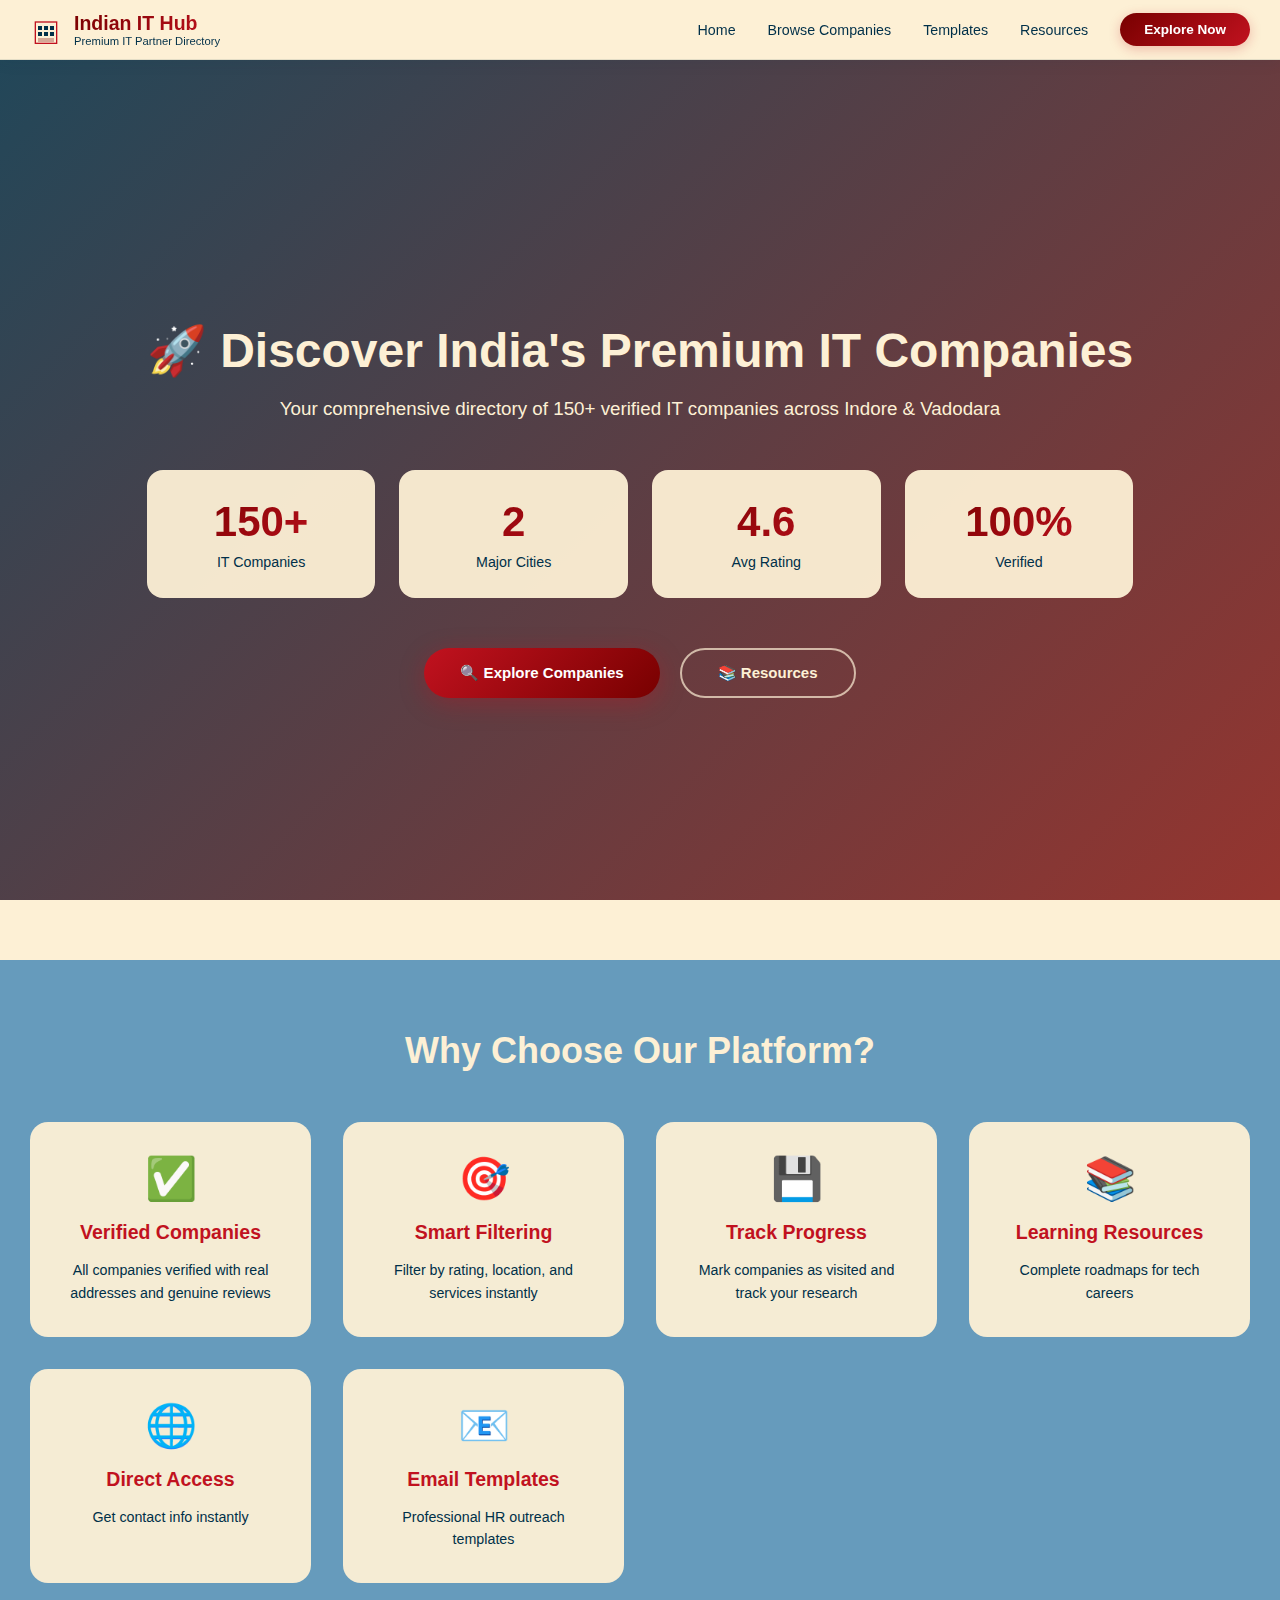
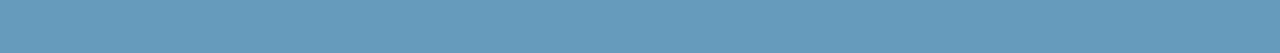
<file: fix.html>
<!DOCTYPE html>
<html lang="en">
<head>
    <meta charset="UTF-8">
    <meta name="viewport" content="width=device-width, initial-scale=1.0">
    <title>Indian IT Hub - Premium IT Companies Directory</title>
    <link rel="stylesheet" href="newstyle.css">
</head>
<body>
    <!-- Navigation -->
    <nav class="navbar">
        <div class="nav-container">
            <div class="logo" onclick="showPage('landing')">
                <svg class="logo-icon" viewBox="0 0 48 48" fill="none" xmlns="http://www.w3.org/2000/svg">
                    <rect x="8" y="12" width="32" height="32" stroke="#C1121F" stroke-width="2" fill="none"/>
                    <rect x="12" y="18" width="6" height="6" fill="#003049"/>
                    <rect x="21" y="18" width="6" height="6" fill="#003049"/>
                    <rect x="30" y="18" width="6" height="6" fill="#003049"/>
                    <rect x="12" y="27" width="6" height="6" fill="#003049"/>
                    <rect x="21" y="27" width="6" height="6" fill="#003049"/>
                    <rect x="30" y="27" width="6" height="6" fill="#003049"/>
                    <rect x="12" y="36" width="24" height="6" fill="#780000" opacity="0.3"/>
                </svg>
                <div class="logo-text">
                    <h1>Indian IT Hub</h1>
                    <p>Premium IT Partner Directory</p>
                </div>
            </div>
            <button class="mobile-menu-btn" onclick="toggleMobileMenu()">☰</button>
            <ul class="nav-menu" id="navMenu">
                <li><a onclick="showPage('landing')">Home</a></li>
                <li><a onclick="showPage('cities')">Browse Companies</a></li>
                <li><a onclick="showPage('templates')">Templates</a></li>
                <li><a onclick="showPage('resources')">Resources</a></li>
                <li><button class="nav-btn" onclick="showPage('cities')">Explore Now</button></li>
            </ul>
        </div>
    </nav>

    <!-- Landing Page -->
    <div id="landingPage">
        <section class="hero-section">
            <div class="hero-content">
                <h1><span class="emoji">🚀</span> Discover India's Premium IT Companies</h1>
                <p>Your comprehensive directory of 150+ verified IT companies across Indore & Vadodara</p>
                
                <div class="hero-stats">
                    <div class="hero-stat-card">
                        <div class="hero-stat-number">150+</div>
                        <div class="hero-stat-label">IT Companies</div>
                    </div>
                    <div class="hero-stat-card">
                        <div class="hero-stat-number">2</div>
                        <div class="hero-stat-label">Major Cities</div>
                    </div>
                    <div class="hero-stat-card">
                        <div class="hero-stat-number">4.6</div>
                        <div class="hero-stat-label">Avg Rating</div>
                    </div>
                    <div class="hero-stat-card">
                        <div class="hero-stat-number">100%</div>
                        <div class="hero-stat-label">Verified</div>
                    </div>
                </div>

                <div class="cta-buttons">
                    <button class="cta-btn cta-primary" onclick="showPage('cities')">
                        <span class="emoji">🔍</span> Explore Companies
                    </button>
                    <button class="cta-btn cta-secondary" onclick="showPage('resources')">
                        <span class="emoji">📚</span> Resources
                    </button>
                </div>
            </div>
        </section>

        <section class="features-section">
            <h2 class="section-title">Why Choose Our Platform?</h2>
            <div class="features-grid">
                <div class="feature-card">
                    <div class="feature-icon emoji">✅</div>
                    <h3>Verified Companies</h3>
                    <p>All companies verified with real addresses and genuine reviews</p>
                </div>
                <div class="feature-card">
                    <div class="feature-icon emoji">🎯</div>
                    <h3>Smart Filtering</h3>
                    <p>Filter by rating, location, and services instantly</p>
                </div>
                <div class="feature-card">
                    <div class="feature-icon emoji">💾</div>
                    <h3>Track Progress</h3>
                    <p>Mark companies as visited and track your research</p>
                </div>
                <div class="feature-card">
                    <div class="feature-icon emoji">📚</div>
                    <h3>Learning Resources</h3>
                    <p>Complete roadmaps for tech careers</p>
                </div>
                <div class="feature-card">
                    <div class="feature-icon emoji">🌐</div>
                    <h3>Direct Access</h3>
                    <p>Get contact info instantly</p>
                </div>
                <div class="feature-card">
                    <div class="feature-icon emoji">📧</div>
                    <h3>Email Templates</h3>
                    <p>Professional HR outreach templates</p>
                </div>
            </div>
        </section>
    </div>

    <!-- City Selection -->
    <div id="citiesPage" style="display:none;">
        <div class="city-selection">
            <button class="back-btn" onclick="showPage('landing')" style="margin-bottom: 30px;">
                <span class="emoji">←</span> Back to Home
            </button>
            <h1 class="section-title" style="color:#003049;">Choose Your City</h1>
            <div class="city-cards">
                <div class="city-card" onclick="showCityLocations('indore')">
                    <div class="city-image" style="background-image: url('https://images.unsplash.com/photo-1480714378408-67cf0d13bc1b?w=800&q=80');"></div>
                    <div class="city-content">
                        <h2 class="city-title"><span class="emoji" >🏙️</span> Indore</h2>
                        <p class="city-subtitle">Commercial capital of Madhya Pradesh</p>
                        <div class="city-stats">
                            <div class="city-stat"><span class="emoji">🏢</span><span>83+ Companies</span></div>
                            <div class="city-stat"><span class="emoji">⭐</span><span>4.5 Rating</span></div>
                        </div>
                        <button class="city-btn">Explore Indore →</button>
                    </div>
                </div>

                <div class="city-card" onclick="showCityLocations('vadodara')">
                    <div class="city-image" style="background-image: url('https://images.unsplash.com/photo-1577495508048-b635879837f1?w=800&q=80');"></div>
                    <div class="city-content">
                        <h2 class="city-title"><span class="emoji">🏛️</span> Vadodara</h2>
                        <p class="city-subtitle">Cultural capital of Gujarat</p>
                        <div class="city-stats">
                            <div class="city-stat"><span class="emoji">🏢</span><span>35+ Companies</span></div>
                            <div class="city-stat"><span class="emoji">⭐</span><span>4.7 Rating</span></div>
                        </div>
                        <button class="city-btn">Explore Vadodara →</button>
                    </div>
                </div>
            </div>
        </div>
    </div>

    <!-- Location Selection -->
    <div id="locationPage" style="display:none;">
        <div style="padding: 50px 30px; max-width: 1200px; margin: 0 auto;">
            <button class="back-btn" onclick="showPage('cities')"><span class="emoji">←</span> Back to Cities</button>
            <h1 class="section-title" style="color:#003049; margin-bottom:50px;">Select Location in <span id="currentCityName">Indore</span></h1>
            <div class="location-cards" id="locationCards"></div>
        </div>
    </div>

    <!-- Listings Page -->
    <div id="listingsPage" style="display:none;">
        <div style="padding: 50px 30px;">
            <div class="listings-container">
                <button class="back-btn" onclick="goBackToLocations()"><span class="emoji">←</span> Back to Locations</button>
                <div class="listings-header">
                    <h1 id="listingsTitle"><span class="emoji">🏢</span> IT Companies</h1>
                    <p id="listingsSubtitle" style="color:#003049; font-size:1em;"></p>
                </div>

                <div class="stats">
                    <div class="stat-card">
                        <div class="stat-number" id="totalCompanies">0</div>
                        <div class="stat-label">Total Companies</div>
                    </div>
                    <div class="stat-card">
                        <div class="stat-number" id="visitedCount">0</div>
                        <div class="stat-label">Visited</div>
                    </div>
                    <div class="stat-card">
                        <div class="stat-number" id="avgRating">0</div>
                        <div class="stat-label">Avg Rating</div>
                    </div>
                    <div class="stat-card">
                        <div class="stat-number" id="filteredCount">0</div>
                        <div class="stat-label">Showing</div>
                    </div>
                </div>

                <div class="filters">
                    <div class="filter-group">
                        <label><span class="emoji">🔍</span> Search</label>
                        <input type="text" id="searchInput" placeholder="Search by name, address, services...">
                    </div>
                    <div class="filter-group">
                        <label><span class="emoji">⭐</span> Rating</label>
                        <select id="ratingFilter">
                            <option value="all">All Ratings</option>
                            <option value="5">5.0 Stars</option>
                            <option value="4.8">4.8+ Stars</option>
                            <option value="4.5">4.5+ Stars</option>
                            <option value="4">4.0+ Stars</option>
                        </select>
                    </div>
                    <div class="filter-group">
                        <label><span class="emoji">✅</span> Status</label>
                        <select id="visitedFilter">
                            <option value="all">All Companies</option>
                            <option value="visited">Visited Only</option>
                            <option value="notVisited">Not Visited</option>
                        </select>
                    </div>
                    <div class="filter-group">
                        <label>&nbsp;</label>
                        <button class="btn btn-secondary" onclick="clearAllVisited()">Clear All</button>
                    </div>
                </div>

                <div class="companies-grid" id="companiesGrid"></div>

                <!-- Export Section -->
                <div class="export-section">
                    <h3><span class="emoji">📥</span> Export Your Data</h3>
                    <p>Your visited companies are saved in your browser. Export for backup!</p>
                    <button class="btn" onclick="exportVisited()">Export Visited Companies</button>
                </div>
            </div>
        </div>
    </div>

    <!-- Templates Page -->
    <div id="templatesPage" style="display:none;">
        <div class="templates-page">
            <button class="back-btn" onclick="showPage('landing')" style="margin-bottom: 30px;">
                <span class="emoji">←</span> Back to Home
            </button>
            
            <div class="templates-header">
                <h1><span class="emoji">📧</span> Email Templates for HR Outreach</h1>
                <p>Professional templates to reach out to companies and HR managers</p>
                <button class="add-template-btn" onclick="openAddTemplateModal()" title="Add New Template">+</button>
            </div>

            <div class="templates-grid" id="templatesGrid"></div>
        </div>
    </div>

    <!-- Add Template Modal -->
    <div id="addTemplateModal" class="modal">
        <div class="modal-content">
            <div class="modal-header">
                <h2><span class="emoji">➕</span> Add New Template</h2>
                <button class="close-modal" onclick="closeAddTemplateModal()">&times;</button>
            </div>
            <form id="addTemplateForm" onsubmit="addNewTemplate(event)">
                <div class="form-group">
                    <label for="templateName">Template Name *</label>
                    <input type="text" id="templateName" required placeholder="e.g., Follow-up After Interview">
                </div>
                <div class="form-group">
                    <label for="templateContent">Template Content *</label>
                    <textarea id="templateContent" required placeholder="Enter your email template here..."></textarea>
                </div>
                <button type="submit" class="btn" style="width: 100%;">Add Template</button>
            </form>
        </div>
    </div>

    <!-- Resources Page -->
    <div id="resourcesPage" style="display:none;">
        <div class="resources-page">
            <div class="page-header">
                <h1><span class="emoji">📚</span> Learning Resources</h1>
                <p>Complete roadmaps, tutorials, and resources for your tech career</p>
            </div>

           <!-- Profile Cards View -->
<div id="profilesView">
    <div class="profiles-grid">
        <div class="profile-card" onclick="showResourceDetail('devops')">
            <div class="profile-icon emoji">⚙️</div>
            <h3>DevOps Engineer</h3>
            <p>Learn cloud platforms, CI/CD, containerization, and infrastructure automation</p>
        </div>

        <div class="profile-card" onclick="showResourceDetail('datascience')">
            <div class="profile-icon emoji">📊</div>
            <h3>Data Science</h3>
            <p>Master data analysis, machine learning, and statistical modeling</p>
            <span class="coming-soon">Roadmap Ready</span>
        </div>

        <div class="profile-card" onclick="showResourceDetail('businessanalyst')">
            <div class="profile-icon emoji">💼</div>
            <h3>Business Analyst</h3>
            <p>Requirements gathering, process modeling, and stakeholder management</p>
            <span class="coming-soon">Roadmap Ready</span>
        </div>

        <div class="profile-card" onclick="showResourceDetail('frontend')">
            <div class="profile-icon emoji">🎨</div>
            <h3>Frontend Developer</h3>
            <p>HTML, CSS, JavaScript, React, and modern UI frameworks</p>
            <span class="coming-soon">Roadmap Ready</span>
        </div>

        <div class="profile-card" onclick="showResourceDetail('backend')">
            <div class="profile-icon emoji">🔧</div>
            <h3>Backend Developer</h3>
            <p>Server-side programming, databases, APIs, and system design</p>
            <span class="coming-soon">Roadmap Ready</span>
        </div>

        <div class="profile-card" onclick="showResourceDetail('fullstack')">
            <div class="profile-icon emoji">🚀</div>
            <h3>Full Stack Developer</h3>
            <p>Complete web development: frontend, backend, and databases</p>
            <span class="coming-soon">Roadmap Ready</span>
        </div>

        <!-- English Communication Card -->
        <div class="profile-card" onclick="showEnglishResources()">
            <div class="profile-icon emoji">🗣️</div>
            <h3>English Communication</h3>
            <p>Master English speaking with confidence. Perfect for those struggling with communication and looking to improve their fluency and speaking skills.</p>
        </div>

        <!-- AI & Technology Card -->
        <div class="profile-card" onclick="showAIResources()">
            <div class="profile-icon emoji">🤖</div>
            <h3>AI & Technology</h3>
            <p>Learn AI essentials for the modern world. From ChatGPT to machine learning, understand AI tools that are transforming every industry.</p>
        </div>

    </div>
</div>

            <!-- DevOps Detail View -->
            <div id="devopsDetailView" style="display:none;">
                <div class="detail-view">
                    <button class="back-btn" onclick="backToProfiles()"><span class="emoji">←</span> Back to Resources</button>
                    
                    <div class="detail-header">
                        <h2><span class="emoji">⚙️</span> DevOps Engineer Roadmap</h2>
                        <p>Complete learning path from beginner to advanced</p>
                    </div>

                    <!-- Roadmap -->
                    <div class="roadmap-container">
                        <h3 class="roadmap-title">DevOps Learning Journey</h3>
                        <div class="roadmap-path"></div>

                        <!-- Node 1 -->
                        <div class="roadmap-node">
                            <div class="node-content node-1">
                                <div class="node-number">01</div>
                                <div class="node-title"><span>🐧 Linux Fundamentals</span></div>
                                <ul class="node-items">
                                    <li>Command Line (Bash)</li>
                                    <li>File System, Processes, Permissions</li>
                                    <li>Package managers (apt, yum)</li>
                                    <li>Editors (vim, nano)</li>
                                </ul>
                            </div>
                        </div>

                        <!-- Node 2 -->
                        <div class="roadmap-node">
                            <div class="node-content node-2">
                                <div class="node-number">02</div>
                                <div class="node-title"><span>🌐 Networking & Security</span></div>
                                <ul class="node-items">
                                    <li>OSI & TCP/IP models</li>
                                    <li>Protocols (HTTP, HTTPS, SSH, DNS)</li>
                                    <li>IP addressing & subnetting</li>
                                    <li>Firewalls, proxies, troubleshooting</li>
                                </ul>
                            </div>
                        </div>

                        <!-- Node 3 -->
                        <div class="roadmap-node">
                            <div class="node-content node-3">
                                <div class="node-number">03</div>
                                <div class="node-title"><span>💻 Programming for DevOps</span></div>
                                <ul class="node-items">
                                    <li>Python (most preferred), Go, or Ruby</li>
                                    <li>File handling, APIs, automation</li>
                                    <li>Essential libraries & scripting</li>
                                </ul>
                            </div>
                        </div>

                        <!-- Node 4 -->
                        <div class="roadmap-node">
                            <div class="node-content node-4">
                                <div class="node-number">04</div>
                                <div class="node-title"><span>⚙️ Version Control</span></div>
                                <ul class="node-items">
                                    <li>Git basics (init, clone, commit, push, pull)</li>
                                    <li>Branching & merging</li>
                                    <li>Conflict resolution</li>
                                    <li>Remote repositories GitHub/GitLab</li>
                                </ul>
                            </div>
                        </div>

                        <!-- Node 5 -->
                        <div class="roadmap-node">
                            <div class="node-content node-5">
                                <div class="node-number">05</div>
                                <div class="node-title"><span>☁️ Cloud Platforms</span></div>
                                <ul class="node-items">
                                    <li>AWS (most preferred), Azure, or GCP</li>
                                    <li>Compute & storage EC2, S3, RDS</li>
                                    <li>IAM (users, roles, policies)</li>
                                    <li>VPC & networking basics</li>
                                </ul>
                            </div>
                        </div>

                        <!-- Node 6 -->
                        <div class="roadmap-node">
                            <div class="node-content node-6">
                                <div class="node-number">06</div>
                                <div class="node-title"><span>🐳 Containers and Microservices</span></div>
                                <ul class="node-items">
                                    <li>Docker or Podman basics</li>
                                    <li>Images, containers, Dockerfiles</li>
                                    <li>Docker Compose for multiservice apps</li>
                                </ul>
                            </div>
                        </div>

                        <!-- Node 7 -->
                        <div class="roadmap-node">
                            <div class="node-content node-7">
                                <div class="node-number">07</div>
                                <div class="node-title"><span>⚡ CI/CD</span></div>
                                <ul class="node-items">
                                    <li>Jenkins, GitHub Actions, GitLab CI, CircleCI</li>
                                    <li>Continuous integration & deployment pipelines</li>
                                    <li>Automated testing</li>
                                </ul>
                            </div>
                        </div>

                        <!-- Node 8 -->
                        <div class="roadmap-node">
                            <div class="node-content node-8">
                                <div class="node-number">08</div>
                                <div class="node-title"><span>📜 Infrastructure as Code (IaC)</span></div>
                                <ul class="node-items">
                                    <li>Terraform (Provisioning)</li>
                                    <li>Ansible (Configuration management)</li>
                                    <li>Alternatives: Pulumi, Puppet, Chef</li>
                                </ul>
                            </div>
                        </div>

                        <!-- Node 9 -->
                        <div class="roadmap-node">
                            <div class="node-content node-9">
                                <div class="node-number">09</div>
                                <div class="node-title"><span>🕸️ Orchestration</span></div>
                                <ul class="node-items">
                                    <li>Kubernetes clusters</li>
                                    <li>Deployments, services, scaling</li>
                                    <li>kubectl basics</li>
                                </ul>
                            </div>
                        </div>

                        <!-- Node 10 -->
                        <div class="roadmap-node">
                            <div class="node-content node-10">
                                <div class="node-number">10</div>
                                <div class="node-title"><span>📊 Monitoring & Logging</span></div>
                                <ul class="node-items">
                                    <li>ELK/EFK stack</li>
                                    <li>Prometheus & Grafana</li>
                                </ul>
                            </div>
                        </div>
                    </div>

                    <!-- Learning Resources -->
                    <div class="resources-section">
                        <h3>📖 Best Free Learning Resources</h3>

                        <div class="resource-category">
                            <h4>🐧 Linux Fundamentals</h4>
                            <div class="resource-links">
                                <div class="resource-card">
                                    <h5>Linux Journey <span class="free-badge">FREE</span></h5>
                                    <p>Interactive guide to learning Linux basics</p>
                                    <a href="https://linuxjourney.com/" target="_blank" class="resource-link">Start Learning</a>
                                </div>
                                <div class="resource-card">
                                    <h5>The Linux Command Line <span class="free-badge">FREE</span></h5>
                                    <p>Comprehensive book on command line basics</p>
                                    <a href="http://linuxcommand.org/tlcl.php" target="_blank" class="resource-link">Download Book</a>
                                </div>
                                <div class="resource-card">
                                    <h5>freeCodeCamp Linux <span class="free-badge">FREE</span></h5>
                                    <p>Complete YouTube course on Linux fundamentals</p>
                                    <a href="https://www.youtube.com/watch?v=sWbUDq4S6Y8" target="_blank" class="resource-link">Watch Course</a>
                                </div>
                            </div>
                        </div>

                        <div class="resource-category">
                            <h4>🌐 Networking & Security</h4>
                            <div class="resource-links">
                                <div class="resource-card">
                                    <h5>Computer Networking - Kunal Kushwaha <span class="free-badge">FREE</span></h5>
                                    <p>Complete networking fundamentals for developers</p>
                                    <a href="https://www.youtube.com/watch?v=IPvYjXCsTg8" target="_blank" class="resource-link">Watch Course</a>
                                </div>
                                <div class="resource-card">
                                    <h5>Practical Networking <span class="free-badge">FREE</span></h5>
                                    <p>Easy-to-understand networking concepts</p>
                                    <a href="https://www.practicalnetworking.net/" target="_blank" class="resource-link">Learn More</a>
                                </div>
                                <div class="resource-card">
                                    <h5>Network Chuck <span class="free-badge">FREE</span></h5>
                                    <p>Engaging networking tutorials and certifications</p>
                                    <a href="https://www.youtube.com/@NetworkChuck" target="_blank" class="resource-link">Visit Channel</a>
                                </div>
                            </div>
                        </div>

                        <div class="resource-category">
                            <h4>💻 Programming for DevOps</h4>
                            <div class="resource-links">
                                <div class="resource-card">
                                    <h5>Python for DevOps - TechWorld with Nana <span class="free-badge">FREE</span></h5>
                                    <p>Python essentials for DevOps engineers</p>
                                    <a href="https://www.youtube.com/watch?v=t4vKPhjcMZw" target="_blank" class="resource-link">Watch Course</a>
                                </div>
                                <div class="resource-card">
                                    <h5>Automate the Boring Stuff <span class="free-badge">FREE</span></h5>
                                    <p>Free online book for automation with Python</p>
                                    <a href="https://automatetheboringstuff.com/" target="_blank" class="resource-link">Read Book</a>
                                </div>
                                <div class="resource-card">
                                    <h5>Python - Programming with Mosh <span class="free-badge">FREE</span></h5>
                                    <p>6-hour comprehensive Python tutorial</p>
                                    <a href="https://www.youtube.com/watch?v=_uQrJ0TkZlc" target="_blank" class="resource-link">Watch Now</a>
                                </div>
                            </div>
                        </div>

                        <div class="resource-category">
                            <h4>⚙️ Version Control with Git</h4>
                            <div class="resource-links">
                                <div class="resource-card">
                                    <h5>Git and GitHub - freeCodeCamp <span class="free-badge">FREE</span></h5>
                                    <p>Complete Git tutorial in one video</p>
                                    <a href="https://www.youtube.com/watch?v=RGOj5yH7evk" target="_blank" class="resource-link">Watch Course</a>
                                </div>
                                <div class="resource-card">
                                    <h5>Pro Git Book <span class="free-badge">FREE</span></h5>
                                    <p>Official Git documentation and book</p>
                                    <a href="https://git-scm.com/book/en/v2" target="_blank" class="resource-link">Read Online</a>
                                </div>
                                <div class="resource-card">
                                    <h5>Learn Git Branching <span class="free-badge">FREE</span></h5>
                                    <p>Interactive Git visualization tool</p>
                                    <a href="https://learngitbranching.js.org/" target="_blank" class="resource-link">Start Interactive</a>
                                </div>
                            </div>
                        </div>

                        <div class="resource-category">
                            <h4>☁️ Cloud Platforms (AWS)</h4>
                            <div class="resource-links">
                                <div class="resource-card">
                                    <h5>AWS Cloud Practitioner - freeCodeCamp <span class="free-badge">FREE</span></h5>
                                    <p>13-hour AWS fundamentals course</p>
                                    <a href="https://www.youtube.com/watch?v=SOTamWNgDKc" target="_blank" class="resource-link">Watch Course</a>
                                </div>
                                <div class="resource-card">
                                    <h5>AWS Free Tier <span class="free-badge">FREE</span></h5>
                                    <p>Hands-on practice with free AWS services</p>
                                    <a href="https://aws.amazon.com/free/" target="_blank" class="resource-link">Get Started</a>
                                </div>
                                <div class="resource-card">
                                    <h5>Stephane Maarek AWS <span class="free-badge">FREE</span></h5>
                                    <p>Top-rated AWS instructor on YouTube</p>
                                    <a href="https://www.youtube.com/@StephaneMaarek" target="_blank" class="resource-link">Visit Channel</a>
                                </div>
                            </div>
                        </div>

                        <div class="resource-category">
                            <h4>🐳 Docker & Containers</h4>
                            <div class="resource-links">
                                <div class="resource-card">
                                    <h5>Docker Tutorial - TechWorld with Nana <span class="free-badge">FREE</span></h5>
                                     <p>Comprehensive Docker documentation</p>
                                    <a href="https://docs.docker.com/get-started/" target="_blank" class="resource-link">Read Docs</a>
                                </div>
                                <div class="resource-card">
                                    <h5>Play with Docker <span class="free-badge">FREE</span></h5>
                                    <p>Free online Docker playground</p>
                                    <a href="https://labs.play-with-docker.com/" target="_blank" class="resource-link">Practice Now</a>
                                </div>
                            </div>
                        </div>

                        <div class="resource-category">
                            <h4>⚡ CI/CD Pipelines</h4>
                            <div class="resource-links">
                                <div class="resource-card">
                                    <h5>Jenkins Tutorial - freeCodeCamp <span class="free-badge">FREE</span></h5>
                                    <p>Complete Jenkins CI/CD course</p>
                                    <a href="https://www.youtube.com/watch?v=7KCS70sCoK0" target="_blank" class="resource-link">Watch Course</a>
                                </div>
                                <div class="resource-card">
                                    <h5>GitHub Actions Tutorial <span class="free-badge">FREE</span></h5>
                                    <p>Learn GitHub Actions for CI/CD</p>
                                    <a href="https://www.youtube.com/watch?v=R8_veQiYBjI" target="_blank" class="resource-link">Watch Tutorial</a>
                                </div>
                                <div class="resource-card">
                                    <h5>GitLab CI/CD <span class="free-badge">FREE</span></h5>
                                    <p>Official GitLab CI/CD documentation</p>
                                    <a href="https://docs.gitlab.com/ee/ci/" target="_blank" class="resource-link">Read Docs</a>
                                </div>
                            </div>
                        </div>

                        <div class="resource-category">
                            <h4>📜 Infrastructure as Code</h4>
                            <div class="resource-links">
                                <div class="resource-card">
                                    <h5>Terraform Tutorial - freeCodeCamp <span class="free-badge">FREE</span></h5>
                                    <p>Complete Terraform course for beginners</p>
                                    <a href="https://www.youtube.com/watch?v=SLB_c_ayRMo" target="_blank" class="resource-link">Watch Course</a>
                                </div>
                                <div class="resource-card">
                                    <h5>Ansible for Beginners <span class="free-badge">FREE</span></h5>
                                    <p>Learn Ansible automation basics</p>
                                    <a href="https://www.youtube.com/watch?v=1id6ERvfozo" target="_blank" class="resource-link">Watch Tutorial</a>
                                </div>
                                <div class="resource-card">
                                    <h5>HashiCorp Learn <span class="free-badge">FREE</span></h5>
                                    <p>Official Terraform learning platform</p>
                                    <a href="https://learn.hashicorp.com/terraform" target="_blank" class="resource-link">Start Learning</a>
                                </div>
                            </div>
                        </div>

                        <div class="resource-category">
                            <h4>🕸️ Kubernetes Orchestration</h4>
                            <div class="resource-links">
                                <div class="resource-card">
                                    <h5>Kubernetes Course - freeCodeCamp <span class="free-badge">FREE</span></h5>
                                    <p>4-hour Kubernetes complete course</p>
                                    <a href="https://www.youtube.com/watch?v=X48VuDVv0do" target="_blank" class="resource-link">Watch Course</a>
                                </div>
                                <div class="resource-card">
                                    <h5>Kubernetes Official Tutorial <span class="free-badge">FREE</span></h5>
                                    <p>Official K8s documentation and tutorials</p>
                                    <a href="https://kubernetes.io/docs/tutorials/" target="_blank" class="resource-link">Read Docs</a>
                                </div>
                                <div class="resource-card">
                                    <h5>KodeKloud Free Labs <span class="free-badge">FREE</span></h5>
                                    <p>Free Kubernetes hands-on labs</p>
                                    <a href="https://kodekloud.com/courses/kubernetes-for-the-absolute-beginners-hands-on/" target="_blank" class="resource-link">Practice Now</a>
                                </div>
                            </div>
                        </div>

                        <div class="resource-category">
                            <h4>📊 Monitoring & Logging</h4>
                            <div class="resource-links">
                                <div class="resource-card">
                                    <h5>Prometheus & Grafana Tutorial <span class="free-badge">FREE</span></h5>
                                    <p>Complete monitoring setup guide</p>
                                    <a href="https://www.youtube.com/watch?v=9TJx7QTrTyo" target="_blank" class="resource-link">Watch Course</a>
                                </div>
                                <div class="resource-card">
                                    <h5>ELK Stack Tutorial <span class="free-badge">FREE</span></h5>
                                    <p>Learn Elasticsearch, Logstash, Kibana</p>
                                    <a href="https://www.youtube.com/watch?v=gS_nHTWZEJ8" target="_blank" class="resource-link">Watch Tutorial</a>
                                </div>
                                <div class="resource-card">
                                    <h5>Grafana Official Learn <span class="free-badge">FREE</span></h5>
                                    <p>Official Grafana learning resources</p>
                                    <a href="https://grafana.com/tutorials/" target="_blank" class="resource-link">Start Learning</a>
                                </div>
                            </div>
                        </div>
                    </div>

                    <!-- Projects Section -->
                    <div class="projects-section">
                        <h3>🚀 DevOps Projects to Build</h3>
                        
                        <div class="project-item">
                            <h5>1. Automated CI/CD Pipeline with Jenkins & Docker</h5>
                            <p>Build a complete CI/CD pipeline that automates testing, building, and deployment of a web application using Jenkins and Docker containers.</p>
                            <div class="project-tags">
                                <span class="tag">Jenkins</span>
                                <span class="tag">Docker</span>
                                <span class="tag">GitHub</span>
                                <span class="tag">Beginner</span>
                            </div>
                            <a href="https://www.youtube.com/watch?v=nplH3BzKHPk" target="_blank" class="resource-link">Watch Tutorial</a>
                        </div>

                        <div class="project-item">
                            <h5>2. Infrastructure as Code with Terraform on AWS</h5>
                            <p>Deploy a complete AWS infrastructure including VPC, EC2 instances, and RDS database using Terraform IaC principles.</p>
                            <div class="project-tags">
                                <span class="tag">Terraform</span>
                                <span class="tag">AWS</span>
                                <span class="tag">IaC</span>
                                <span class="tag">Intermediate</span>
                            </div>
                            <a href="https://www.youtube.com/watch?v=iRaai1IBlB0" target="_blank" class="resource-link">Watch Tutorial</a>
                        </div>

                        <div class="project-item">
                            <h5>3. Kubernetes Microservices Deployment</h5>
                            <p>Deploy a microservices application on Kubernetes with load balancing, auto-scaling, and monitoring setup.</p>
                            <div class="project-tags">
                                <span class="tag">Kubernetes</span>
                                <span class="tag">Docker</span>
                                <span class="tag">Microservices</span>
                                <span class="tag">Advanced</span>
                            </div>
                            <a href="https://www.youtube.com/watch?v=s_o8dwzRlu4" target="_blank" class="resource-link">Watch Tutorial</a>
                        </div>

                        <div class="project-item">
                            <h5>4. Monitoring Stack with Prometheus & Grafana</h5>
                            <p>Set up complete monitoring solution for your applications using Prometheus for metrics collection and Grafana for visualization.</p>
                            <div class="project-tags">
                                <span class="tag">Prometheus</span>
                                <span class="tag">Grafana</span>
                                <span class="tag">Monitoring</span>
                                <span class="tag">Intermediate</span>
                            </div>
                            <a href="https://www.youtube.com/watch?v=9TJx7QTrTyo" target="_blank" class="resource-link">Watch Tutorial</a>
                        </div>

                        <div class="project-item">
                            <h5>5. Ansible Configuration Management</h5>
                            <p>Automate server configuration and application deployment across multiple servers using Ansible playbooks.</p>
                            <div class="project-tags">
                                <span class="tag">Ansible</span>
                                <span class="tag">Automation</span>
                                <span class="tag">Linux</span>
                                <span class="tag">Intermediate</span>
                            </div>
                            <a href="https://www.youtube.com/watch?v=3RiVKs8GHYQ" target="_blank" class="resource-link">Watch Tutorial</a>
                        </div>

                        <div class="project-item">
                            <h5>6. Complete DevOps Project - Netflix Clone</h5>
                            <p>End-to-end DevOps project deploying Netflix clone with Jenkins CI/CD, Docker, Kubernetes, and monitoring.</p>
                            <div class="project-tags">
                                <span class="tag">Full Stack</span>
                                <span class="tag">Jenkins</span>
                                <span class="tag">K8s</span>
                                <span class="tag">Advanced</span>
                            </div>
                            <a href="https://www.youtube.com/watch?v=g8X5AoqCJHc" target="_blank" class="resource-link">Watch Tutorial</a>
                        </div>
                    </div>
                </div>
            </div>

            <!-- Other Profile Detail Views (Roadmap Only) -->
            <div id="otherDetailView" style="display:none;">
                <div class="detail-view">
                    <button class="back-btn" onclick="backToProfiles()">← Back to Resources</button>
                    <div id="otherDetailContent"></div>
                </div>
            </div>
        </div>
    </div>
    <script src="listing.js"></script>
    <script src="named2.js"></script>
  </body>
</html>
</file>
<file: newstyle.css>
* {
    margin: 0;
    padding: 0;
    box-sizing: border-box;
}

html, body {
    overflow-x: hidden;
    width: 100%;
    max-width: 100vw;
}

body {
    font-family: 'Inter', 'Segoe UI', Tahoma, Geneva, Verdana, sans-serif;
    background: #FDF0D5;
    min-height: 100vh;
    color: #003049;
    font-size: 15px;
    position: relative;
}


/* Emoji Styling - Keep Original Colors */
.emoji {
    font-family: 'Apple Color Emoji', 'Segoe UI Emoji', 'Segoe UI Symbol', 'Noto Color Emoji', sans-serif;
    font-style: normal;
}

/* Navigation Bar */
.navbar {
    background: rgba(253, 240, 213, 0.98);
    backdrop-filter: blur(20px);
    padding: 12px 0;
    box-shadow: 0 2px 15px rgba(0, 48, 73, 0.08);
    position: sticky;
    top: 0;
    z-index: 1000;
    border-bottom: 1px solid rgba(0, 48, 73, 0.1);
}

.nav-container {
    max-width: 1400px;
    margin: 0 auto;
    padding: 0 30px;
    display: flex;
    justify-content: space-between;
    align-items: center;
}

.logo {
    display: flex;
    align-items: center;
    gap: 12px;
    cursor: pointer;
    transition: transform 0.3s;
}

.logo:hover {
    transform: scale(1.03);
}

.logo-icon {
    width: 32px;
    height: 32px;
}

.logo-text h1 {
    background: linear-gradient(135deg, #780000 0%, #C1121F 100%);
    -webkit-background-clip: text;
    -webkit-text-fill-color: transparent;
    font-size: 1.3em;
    font-weight: 700;
}

.logo-text p {
    color: #003049;
    font-size: 0.75em;
    font-weight: 500;
}

.nav-menu {
    display: flex;
    gap: 32px;
    list-style: none;
    align-items: center;
}

.nav-menu a {
    text-decoration: none;
    color: #003049;
    font-weight: 500;
    font-size: 0.95em;
    transition: all 0.3s;
    cursor: pointer;
    position: relative;
}

.nav-menu a::after {
    content: '';
    position: absolute;
    bottom: -4px;
    left: 0;
    width: 0;
    height: 2px;
    background: linear-gradient(135deg, #780000 0%, #C1121F 100%);
    transition: width 0.3s;
}

.nav-menu a:hover::after {
    width: 100%;
}

.nav-btn {
    background: linear-gradient(135deg, #780000 0%, #C1121F 100%);
    color: white;
    padding: 9px 24px;
    border-radius: 25px;
    border: none;
    cursor: pointer;
    font-weight: 600;
    font-size: 0.9em;
    transition: all 0.3s;
    box-shadow: 0 3px 12px rgba(193, 18, 31, 0.25);
}

.nav-btn:hover {
    transform: translateY(-2px);
    box-shadow: 0 5px 18px rgba(193, 18, 31, 0.4);
}

.mobile-menu-btn {
    display: none;
    background: none;
    border: none;
    font-size: 1.5em;
    cursor: pointer;
    color: #003049;
}

/* Hero Section - Full Height Background */
.hero-section {
    position: relative;
    padding: 80px 30px;
    min-height: 100vh;
    display: flex;
    align-items: center;
    background: linear-gradient(135deg, rgba(0, 48, 73, 0.88) 0%, rgba(120, 0, 0, 0.78) 100%),
                url('https://images.unsplash.com/photo-1486406146926-c627a92ad1ab?w=1600&q=90') center/cover no-repeat;
    background-attachment: fixed;
}

.hero-content {
    position: relative;
    text-align: center;
    z-index: 1;
    max-width: 1400px;
    margin: 0 auto;
}

.hero-content h1 {
    font-size: 3.2em;
    margin-bottom: 18px;
    color: #FDF0D5;
    font-weight: 800;
    line-height: 1.2;
}

.hero-content p {
    font-size: 1.25em;
    margin-bottom: 40px;
    color: #FDF0D5;
}

.hero-stats {
    display: grid;
    grid-template-columns: repeat(auto-fit, minmax(180px, 1fr));
    gap: 24px;
    margin: 50px 0;
}

.hero-stat-card {
    background: rgba(253, 240, 213, 0.95);
    padding: 28px;
    border-radius: 16px;
    transition: all 0.3s;
}

.hero-stat-card:hover {
    transform: translateY(-8px);
}

.hero-stat-number {
    font-size: 2.8em;
    font-weight: 800;
    background: linear-gradient(135deg, #780000 0%, #C1121F 100%);
    -webkit-background-clip: text;
    -webkit-text-fill-color: transparent;
}

.hero-stat-label {
    color: #003049;
    font-size: 0.95em;
    margin-top: 8px;
}

.cta-buttons {
    display: flex;
    gap: 20px;
    justify-content: center;
    margin-top: 40px;
}

.cta-btn {
    padding: 14px 36px;
    font-size: 1em;
    border: none;
    border-radius: 40px;
    cursor: pointer;
    font-weight: 600;
    transition: all 0.3s;
    text-decoration: none;
}

.cta-primary {
    background: linear-gradient(135deg, #C1121F 0%, #780000 100%);
    color: white;
    box-shadow: 0 6px 24px rgba(193, 18, 31, 0.35);
}

.cta-primary:hover {
    transform: translateY(-3px);
}

.cta-secondary {
    background: transparent;
    color: #FDF0D5;
    border: 2px solid rgba(253, 240, 213, 0.7);
}

/* Features Section */
.features-section {
    background: #669BBC;
    padding: 70px 30px;
}

.section-title {
    text-align: center;
    font-size: 2.4em;
    color: #FDF0D5;
    margin-bottom: 50px;
    font-weight: 700;
}

.features-grid {
    display: grid;
    grid-template-columns: repeat(auto-fit, minmax(280px, 1fr));
    gap: 32px;
    max-width: 1400px;
    margin: 0 auto;
}

.feature-card {
    background: rgba(253, 240, 213, 0.95);
    padding: 32px;
    border-radius: 18px;
    transition: all 0.3s;
    text-align: center;
}

.feature-card:hover {
    transform: translateY(-8px);
}

.feature-icon {
    font-size: 2.8em;
    margin-bottom: 18px;
}

.feature-card h3 {
    color: #C1121F;
    margin-bottom: 15px;
    font-size: 1.3em;
}

.feature-card p {
    color: #003049;
    line-height: 1.6;
    font-size: 0.95em;
}

/* City Selection */
.city-selection {
    padding: 50px 30px;
    min-height: calc(100vh - 60px);
}

.city-cards {
    display: grid;
    grid-template-columns: repeat(auto-fit, minmax(380px, 1fr));
    gap: 35px;
    max-width: 1100px;
    margin: 50px auto 0;
}

.city-card {
    background: white;
    border-radius: 22px;
    overflow: hidden;
    border: 2px solid rgba(0, 48, 73, 0.1);
    transition: all 0.4s;
    cursor: pointer;
}

.city-card:hover {
    transform: translateY(-12px);
    box-shadow: 0 18px 50px rgba(193, 18, 31, 0.25);
}

.city-image {
    height: 220px;
    background-size: cover;
    background-position: center;
}

.city-content {
    padding: 28px;
}

.city-title {
    font-size: 1.7em;
    background: linear-gradient(135deg, #780000 0%, #C1121F 100%);
    -webkit-background-clip: text;
    -webkit-text-fill-color: transparent;
    margin-bottom: 12px;
    font-weight: 700;
}

.city-subtitle {
    color: #003049;
    margin-bottom: 18px;
    font-size: 1em;
}

.city-stats {
    display: flex;
    gap: 18px;
    margin-bottom: 18px;
}

.city-stat {
    display: flex;
    align-items: center;
    gap: 6px;
    color: #003049;
    font-size: 0.9em;
}

.city-btn {
    width: 100%;
    padding: 13px;
    background: linear-gradient(135deg, #780000 0%, #C1121F 100%);
    color: white;
    border: none;
    border-radius: 12px;
    font-size: 1em;
    font-weight: 600;
    cursor: pointer;
    transition: all 0.3s;
}

/* Location Cards */
.location-cards {
    display: grid;
    grid-template-columns: repeat(auto-fit, minmax(380px, 1fr));
    gap: 35px;
    max-width: 1200px;
    margin: 0 auto;
}

.location-card {
    background: white;
    border-radius: 22px;
    overflow: hidden;
    border: 2px solid rgba(0, 48, 73, 0.1);
    transition: all 0.4s;
    cursor: pointer;
}

.location-card:hover {
    transform: translateY(-12px);
    box-shadow: 0 18px 50px rgba(193, 18, 31, 0.25);
}

.location-image {
    height: 220px;
    background-size: cover;
    background-position: center;
}

.location-content {
    padding: 28px;
}

.location-title {
    font-size: 1.7em;
    background: linear-gradient(135deg, #780000 0%, #C1121F 100%);
    -webkit-background-clip: text;
    -webkit-text-fill-color: transparent;
    margin-bottom: 12px;
    font-weight: 700;
}

.location-subtitle {
    color: #003049;
    margin-bottom: 18px;
    font-size: 1em;
}

.location-stats {
    display: flex;
    gap: 18px;
    margin-bottom: 18px;
}

.location-stat {
    display: flex;
    align-items: center;
    gap: 6px;
    color: #003049;
    font-size: 0.9em;
}

.location-btn {
    width: 100%;
    padding: 13px;
    background: linear-gradient(135deg, #780000 0%, #C1121F 100%);
    color: white;
    border: none;
    border-radius: 12px;
    font-size: 1em;
    font-weight: 600;
    cursor: pointer;
    transition: all 0.3s;
}

/* Listings Page */
.listings-container {
    max-width: 1400px;
    margin: 0 auto;
    background: white;
    border-radius: 25px;
    padding: 35px;
}

.listings-header {
    text-align: center;
    margin-bottom: 35px;
    padding-bottom: 25px;
    border-bottom: 2px solid rgba(193, 18, 31, 0.2);
}

.listings-header h1 {
    font-size: 2.4em;
    background: linear-gradient(135deg, #780000 0%, #C1121F 100%);
    -webkit-background-clip: text;
    -webkit-text-fill-color: transparent;
    margin-bottom: 12px;
}

.back-btn {
    background: rgba(193, 18, 31, 0.1);
    color: #C1121F;
    border: 1px solid rgba(193, 18, 31, 0.3);
    padding: 9px 18px;
    border-radius: 10px;
    cursor: pointer;
    font-size: 0.9em;
    font-weight: 600;
    margin-bottom: 25px;
    transition: all 0.3s;
}

.back-btn:hover {
    background: rgba(193, 18, 31, 0.2);
}

.stats {
    display: grid;
    grid-template-columns: repeat(auto-fit, minmax(170px, 1fr));
    gap: 18px;
    margin-bottom: 32px;
}

.stat-card {
    background: linear-gradient(135deg, rgba(102, 155, 188, 0.15) 0%, rgba(0, 48, 73, 0.15) 100%);
    padding: 20px;
    border-radius: 12px;
    text-align: center;
}

.stat-number {
    font-size: 2.2em;
    font-weight: 700;
    background: linear-gradient(135deg, #780000 0%, #C1121F 100%);
    -webkit-background-clip: text;
    -webkit-text-fill-color: transparent;
}

.stat-label {
    font-size: 0.85em;
    color: #003049;
    margin-top: 6px;
}

.filters {
    display: flex;
    gap: 18px;
    margin-bottom: 32px;
    flex-wrap: wrap;
}

.filter-group {
    flex: 1;
    min-width: 180px;
}

label {
    display: block;
    margin-bottom: 6px;
    color: #003049;
    font-weight: 600;
    font-size: 0.85em;
}

input, select, textarea {
    width: 100%;
    padding: 10px 12px;
    background: white;
    border: 1px solid rgba(0, 48, 73, 0.2);
    border-radius: 8px;
    font-size: 0.9em;
}

.btn {
    padding: 10px 20px;
    background: linear-gradient(135deg, #780000 0%, #C1121F 100%);
    color: white;
    border: none;
    border-radius: 8px;
    cursor: pointer;
    font-size: 0.9em;
    font-weight: 600;
    transition: all 0.3s;
}

.btn:hover {
    transform: translateY(-2px);
    box-shadow: 0 5px 15px rgba(193, 18, 31, 0.3);
}

.btn-secondary {
    background: linear-gradient(135deg, #003049 0%, #669BBC 100%);
}

.companies-grid {
    display: grid;
    grid-template-columns: repeat(auto-fill, minmax(340px, 1fr));
    gap: 22px;
}

.company-card {
    background: white;
    border: 1px solid rgba(0, 48, 73, 0.1);
    border-radius: 16px;
    padding: 22px;
    transition: all 0.3s;
}

.company-card:hover {
    transform: translateY(-6px);
    box-shadow: 0 12px 32px rgba(0, 0, 0, 0.12);
}

.company-card.visited {
    background: rgba(102, 155, 188, 0.12);
    border-color: rgba(0, 48, 73, 0.3);
}

.company-header {
    display: flex;
    justify-content: space-between;
    align-items: flex-start;
    margin-bottom: 15px;
}

.company-name {
    font-size: 1.15em;
    font-weight: 700;
    color: #003049;
    flex: 1;
    line-height: 1.3;
    margin-right: 10px;
}

.visited-checkbox {
    width: 24px;
    height: 24px;
    cursor: pointer;
    accent-color: #C1121F;
    flex-shrink: 0;
}

.rating {
    display: inline-block;
    background: linear-gradient(135deg, #780000 0%, #C1121F 100%);
    color: white;
    padding: 5px 12px;
    border-radius: 18px;
    font-size: 0.85em;
    margin-bottom: 12px;
}

.company-info {
    margin: 10px 0;
    color: #003049;
    line-height: 1.5;
    font-size: 0.9em;
}

.company-info strong {
    color: #780000;
    font-weight: 600;
}

.company-link {
    display: inline-block;
    margin-top: 12px;
    padding: 9px 18px;
    background: linear-gradient(135deg, #780000 0%, #C1121F 100%);
    color: white;
    text-decoration: none;
    border-radius: 9px;
    font-size: 0.9em;
    font-weight: 600;
    transition: all 0.3s;
}

.company-link:hover {
    transform: translateY(-2px);
    box-shadow: 0 4px 12px rgba(193, 18, 31, 0.3);
}

.review {
    margin-top: 12px;
    padding: 12px;
    background: rgba(102, 155, 188, 0.1);
    border-left: 3px solid #669BBC;
    border-radius: 6px;
    font-style: italic;
    font-size: 0.85em;
    color: #003049;
    line-height: 1.5;
}

.no-results {
    text-align: center;
    padding: 60px 20px;
    color: #003049;
    font-size: 1.2em;
}

/* Export Section */
.export-section {
    margin-top: 40px;
    padding: 30px;
    background: rgba(102, 155, 188, 0.15);
    border-radius: 15px;
    text-align: center;
    border: 1px solid rgba(0, 48, 73, 0.2);
}

.export-section h3 {
    color: #003049;
    margin-bottom: 15px;
    font-size: 1.5em;
}

.export-section p {
    color: #003049;
    margin-bottom: 20px;
}

/* Templates Page Styles */
.templates-page {
    padding: 50px 30px;
    min-height: calc(100vh - 60px);
}

.templates-header {
    text-align: center;
    margin-bottom: 50px;
    padding-bottom: 30px;
    border-bottom: 3px solid rgba(193, 18, 31, 0.2);
    position: relative;
}

.templates-header h1 {
    font-size: 2.8em;
    background: linear-gradient(135deg, #780000 0%, #C1121F 100%);
    -webkit-background-clip: text;
    -webkit-text-fill-color: transparent;
    margin-bottom: 15px;
}

.templates-header p {
    color: #003049;
    font-size: 1.1em;
}

.add-template-btn {
    position: absolute;
    right: 0;
    top: 0;
    background: linear-gradient(135deg, #780000 0%, #C1121F 100%);
    color: white;
    border: none;
    width: 50px;
    height: 50px;
    border-radius: 50%;
    font-size: 2em;
    cursor: pointer;
    transition: all 0.3s;
    box-shadow: 0 4px 15px rgba(193, 18, 31, 0.4);
}

.add-template-btn:hover {
    transform: rotate(90deg);
}

.templates-grid {
    display: grid;
    gap: 30px;
    max-width: 1400px;
    margin: 0 auto;
}

.template-card {
    background: white;
    border-radius: 20px;
    padding: 30px;
    box-shadow: 0 4px 15px rgba(0,0,0,0.08);
    border: 2px solid rgba(0, 48, 73, 0.1);
    transition: all 0.3s;
}

.template-card:hover {
    transform: translateY(-5px);
    box-shadow: 0 12px 35px rgba(193, 18, 31, 0.15);
    border-color: rgba(193, 18, 31, 0.3);
}

.template-title {
    font-size: 1.4em;
    font-weight: 700;
    color: #C1121F;
    margin-bottom: 20px;
}

.template-content {
    background: rgba(102, 155, 188, 0.05);
    padding: 25px;
    border-radius: 12px;
    white-space: pre-wrap;
    line-height: 1.9;
    color: #003049;
    font-size: 0.95em;
    border: 1px solid rgba(0, 48, 73, 0.1);
    font-family: 'Courier New', monospace;
}

.copy-btn {
    margin-top: 20px;
    background: linear-gradient(135deg, #669BBC 0%, #003049 100%);
    color: white;
    padding: 12px 25px;
    border: none;
    border-radius: 10px;
    cursor: pointer;
    font-size: 1em;
    font-weight: 600;
    transition: all 0.3s;
}

.copy-btn:hover {
    transform: translateY(-2px);
    box-shadow: 0 6px 20px rgba(0, 48, 73, 0.4);
}

/* Modal */
.modal {
    display: none;
    position: fixed;
    z-index: 2000;
    left: 0;
    top: 0;
    width: 100%;
    height: 100%;
    background: rgba(0, 0, 0, 0.7);
    backdrop-filter: blur(10px);
    overflow-y: auto;
}

.modal-content {
    background: #FDF0D5;
    margin: 50px auto;
    padding: 40px;
    width: 90%;
    max-width: 650px;
    border-radius: 25px;
    border: 1px solid rgba(0, 48, 73, 0.2);
    box-shadow: 0 20px 60px rgba(0, 0, 0, 0.5);
}

.modal-header {
    display: flex;
    justify-content: space-between;
    align-items: center;
    margin-bottom: 30px;
}

.modal-header h2 {
    background: linear-gradient(135deg, #780000 0%, #C1121F 100%);
    -webkit-background-clip: text;
    -webkit-text-fill-color: transparent;
    font-size: 2em;
    font-weight: 700;
}

.close-modal {
    background: none;
    border: none;
    font-size: 2.5em;
    cursor: pointer;
    color: #003049;
    transition: color 0.3s;
}

.close-modal:hover {
    color: #C1121F;
}

.form-group {
    margin-bottom: 25px;
}

.form-group label {
    display: block;
    margin-bottom: 10px;
    color: #003049;
    font-weight: 600;
}

textarea {
    min-height: 250px;
    resize: vertical;
}

/* Resources Page Styles */
.resources-page {
    padding: 50px 30px;
    min-height: calc(100vh - 60px);
}

.page-header {
    text-align: center;
    margin-bottom: 50px;
}

.page-header h1 {
    font-size: 2.8em;
    background: linear-gradient(135deg, #780000 0%, #C1121F 100%);
    -webkit-background-clip: text;
    -webkit-text-fill-color: transparent;
    margin-bottom: 15px;
}

.page-header p {
    color: #003049;
    font-size: 1.1em;
}

.profiles-grid {
    display: grid;
    grid-template-columns: repeat(auto-fill, minmax(300px, 1fr));
    gap: 30px;
    max-width: 1400px;
    margin: 0 auto;
}

.profile-card {
    background: linear-gradient(135deg, #2d0a0e 0%, #4a1219 100%);
    border-radius: 18px;
    padding: 30px;
    cursor: pointer;
    transition: all 0.3s;
    box-shadow: 0 4px 15px rgba(193, 18, 31, 0.3);
    border: 2px solid rgba(193, 18, 31, 0.5);
}

.profile-card:hover {
    transform: translateY(-10px);
    box-shadow: 0 12px 35px rgba(193, 18, 31, 0.2);
    border-color: rgba(193, 18, 31, 0.3);
}

.profile-icon {
    font-size: 3em;
    margin-bottom: 15px;
}

.profile-card h3 {
    color: #FDF0D5;
    font-size: 1.4em;
    margin-bottom: 10px;
}

.profile-card p {
    color: rgba(253, 240, 213, 0.9);
    line-height: 1.6;
    font-size: 0.95em;
}

.coming-soon {
    background: #ffa726;
    color: white;
    padding: 5px 15px;
    border-radius: 20px;
    font-size: 0.8em;
    display: inline-block;
    margin-top: 10px;
}

/* Detail View */
.detail-view {
    max-width: 1200px;
    margin: 0 auto;
    padding: 40px 30px;
}

.detail-header {
    text-align: center;
    margin-bottom: 50px;
    padding-bottom: 30px;
    border-bottom: 3px solid rgba(193, 18, 31, 0.2);
}

.detail-header h2 {
    font-size: 2.5em;
    background: linear-gradient(135deg, #780000 0%, #C1121F 100%);
    -webkit-background-clip: text;
    -webkit-text-fill-color: transparent;
    margin-bottom: 15px;
}

.detail-header p {
    color: #003049;
    font-size: 1.1em;
}

/* Whimsical Style Roadmap */
.roadmap-container {
    position: relative;
    padding: 50px 20px;
    background: linear-gradient(135deg, #1a2332 0%, #2c3e50 100%);
    border-radius: 20px;
    margin-bottom: 40px;
    border: 2px solid rgba(193, 18, 31, 0.3);
}

.roadmap-title {
    text-align: center;
    font-size: 2em;
    color: #FDF0D5;
    margin-bottom: 50px;
    font-weight: bold;
}

.roadmap-path {
    position: absolute;
    left: 50%;
    transform: translateX(-50%);
    width: 4px;
    height: calc(100% - 100px);
    top: 100px;
    background: linear-gradient(180deg, 
        #667eea 0%, 
        #5ea7f7 20%, 
        #4ecdc4 40%, 
        #ffa726 60%, 
        #ff6b9d 80%, 
        #c471ed 100%
    );
}

.roadmap-node {
    position: relative;
    margin: 60px auto;
    max-width: 700px;
}

.node-content {
    background: rgba(253, 240, 213, 0.95);
    border-radius: 15px;
    padding: 25px;
    box-shadow: 0 5px 20px rgba(0,0,0,0.3);
    border-left: 5px solid;
    transition: all 0.3s;
    position: relative;
    z-index: 1;
}

.node-content:hover {
    transform: scale(1.03);
    box-shadow: 0 10px 35px rgba(193, 18, 31, 0.4);
}

.node-number {
    font-size: 2em;
    font-weight: bold;
    opacity: 0.4;
    margin-bottom: 10px;
    color: #003049;
}

.node-title {
    font-size: 1.4em;
    font-weight: bold;
    margin-bottom: 15px;
    display: flex;
    align-items: center;
    gap: 10px;
    color: #003049;
}

.node-items {
    list-style: none;
    padding-left: 0;
}

.node-items li {
    padding: 8px 0;
    padding-left: 25px;
    position: relative;
    color: #003049;
}

.node-items li:before {
    content: "▸";
    position: absolute;
    left: 0;
    color: inherit;
    font-weight: bold;
}

/* Color scheme for nodes */
.node-1 { border-color: #667eea; color: #667eea; }
.node-2 { border-color: #5ea7f7; color: #5ea7f7; }
.node-3 { border-color: #4ecdc4; color: #4ecdc4; }
.node-4 { border-color: #45b7af; color: #45b7af; }
.node-5 { border-color: #ffa726; color: #ffa726; }
.node-6 { border-color: #ff8a50; color: #ff8a50; }
.node-7 { border-color: #ff6b9d; color: #ff6b9d; }
.node-8 { border-color: #e056fd; color: #e056fd; }
.node-9 { border-color: #c471ed; color: #c471ed; }
.node-10 { border-color: #9c27b0; color: #9c27b0; }

/* Resources Section */
/* Resources Section */
.resources-section {
    margin-top: 50px;
    padding: 40px;
    background: linear-gradient(135deg, #1a2332 0%, #2c3e50 100%);
    border-radius: 20px;
    /* border: 2px solid rgba(193, 18, 31, 0.3); */
}

.resources-section h3 {
    color: #FDF0D5;  /* Light cream color */
    font-size: 2em;
    margin-bottom: 30px;
    text-align: center;
}

.resource-category {
    margin-bottom: 40px;
}

.resource-category h4 {
    color: #FDF0D5;  /* Light cream color */
    font-size: 1.4em;
    margin-bottom: 20px;
    display: flex;
    align-items: center;
    gap: 10px;
}

.resource-links {
    display: grid;
    grid-template-columns: repeat(auto-fill, minmax(300px, 1fr));
    gap: 20px;
}

.resource-card {
    background: white;
    padding: 20px;
    border-radius: 12px;
    border-left: 4px solid #667eea;
    transition: all 0.3s;
    box-shadow: 0 2px 10px rgba(0,0,0,0.05);
}

.resource-card:hover {
    transform: translateX(10px);
    box-shadow: 0 5px 20px rgba(102, 126, 234, 0.2);
}

.resource-card h5 {
    color: #C1121F;
    margin-bottom: 10px;
    font-size: 1.1em;
}

.resource-card p {
    color: #666;
    font-size: 0.9em;
    margin-bottom: 15px;
    line-height: 1.5;
}

.resource-link {
    display: inline-block;
    padding: 8px 16px;
    background: linear-gradient(135deg, #667eea 0%, #764ba2 100%);
    color: white;
    text-decoration: none;
    border-radius: 6px;
    font-size: 0.9em;
    transition: all 0.3s;
    font-weight: 500;
}

.resource-link:hover {
    transform: translateY(-2px);
    box-shadow: 0 4px 12px rgba(102, 126, 234, 0.3);
}

.free-badge {
    background: #4CAF50;
    color: white;
    padding: 3px 10px;
    border-radius: 12px;
    font-size: 0.75em;
    margin-left: 8px;
    font-weight: bold;
}

/* Projects Section */
.projects-section {
    margin-top: 40px;
    padding: 40px;
    background: linear-gradient(135deg, #1a2332 0%, #2c3e50 100%);
    border-radius: 20px;
    border: 2px solid rgba(193, 18, 31, 0.3);
}

.projects-section h3 {
    color: #FDF0D5;
    font-size: 2em;
    margin-bottom: 30px;
    text-align: center;
}

.project-item {
    background: rgba(253, 240, 213, 0.95);
    padding: 20px;
    border-radius: 12px;
    margin-bottom: 20px;
    border-left: 4px solid #ffa726;
    transition: all 0.3s;
}

.project-item:hover {
    transform: translateX(5px);
    box-shadow: 0 4px 15px rgba(255, 167, 38, 0.2);
}


.project-item h5 {
    color: #003049;
    margin-bottom: 10px;
    font-size: 1.2em;
}

.project-item p {
    color: #003049;
    margin-bottom: 15px;
    line-height: 1.6;
}

.project-tags {
    display: flex;
    gap: 10px;
    flex-wrap: wrap;
    margin-bottom: 15px;
}

.tag {
    background: #e0e0e0;
    padding: 5px 12px;
    border-radius: 15px;
    font-size: 0.85em;
    color: #666;
}

@media (max-width: 768px) {
    /* Prevent horizontal scroll */
    html, body {
        overflow-x: hidden;
        max-width: 100vw;
    }
    
    /* Navigation */
    .nav-container {
        padding: 0 15px;
    }
    
    .nav-menu {
        display: none;
        position: absolute;
        top: 60px;
        left: 0;
        right: 0;
        background: rgba(253, 240, 213, 0.98);
        flex-direction: column;
        padding: 25px;
        border-top: 1px solid rgba(0, 48, 73, 0.1);
        z-index: 999;
    }

    .nav-menu.active {
        display: flex;
    }

    .mobile-menu-btn {
        display: block;
    }

    @media (max-width: 768px) {
    /* ... your existing mobile code ... */
    
    /* Make content cover more screen width */
    .detail-view {
        padding: 20px 10px;  /* Reduced from 15px */
        max-width: 100%;
    }
    
    .roadmap-container {
        padding: 30px 5px;  /* Reduced from 10px */
        overflow-x: hidden;
        margin: 0 5px;  /* Add margin */
    }
    
    .roadmap-node {
        margin: 25px 0 25px 30px;  /* Reduced from 35px */
        max-width: calc(100% - 35px);  /* Reduced from 40px */
    }
    
    .resources-section {
        padding: 20px 10px;  /* Reduced from 15px */
        margin-top: 30px;
        margin-left: 5px;
        margin-right: 5px;
    }
    
    .projects-section {
        padding: 20px 10px;  /* Reduced from 15px */
        margin-top: 30px;
        margin-left: 5px;
        margin-right: 5px;
    }
    
    .resource-card {
        padding: 15px;
        width: 100%;
        margin: 0;
    }
    
    .resource-links {
        grid-template-columns: 1fr;
        gap: 15px;
        padding: 0;
    }
    
    .page-header {
        padding: 0 10px;  /* Reduced from 15px */
    }
    
    .detail-header {
        padding-bottom: 20px;
        margin-bottom: 30px;
    }
}


    /* Hero Section */
    .hero-section {
        padding: 60px 20px;
        min-height: 80vh;
    }
    
    .hero-content {
        padding: 0 10px;
    }

    .hero-content h1 {
        font-size: 2em;
        line-height: 1.2;
    }
    
    .hero-content p {
        font-size: 1em;
    }

    .hero-stats {
        grid-template-columns: 1fr;
        gap: 15px;
        margin: 30px 0;
    }

    /* CTA Buttons */
    .cta-buttons {
        flex-direction: column;
        gap: 15px;
        width: 100%;
    }
    
    .cta-btn {
        width: 100%;
        padding: 12px 20px;
    }

    /* City & Location Cards */
    .city-cards, .location-cards {
        grid-template-columns: 1fr;
        gap: 20px;
        padding: 0 15px;
    }
    
    .city-card, .location-card {
        max-width: 100%;
        margin: 0;
    }

    /* Companies Grid */
    .companies-grid {
        grid-template-columns: 1fr;
        gap: 20px;
        padding: 0 10px;
    }

    .company-card {
        padding: 18px;
        width: 100%;
    }
    
    .company-name {
        font-size: 1em;
    }

    /* Resources/Profile Cards */
    .resources-page {
        padding: 30px 15px;
    }
    
    .profiles-grid {
        grid-template-columns: 1fr;
        gap: 20px;
        padding: 0;
    }

    .profile-card {
        padding: 20px;
        width: 100%;
        max-width: 100%;
    }

    .profile-icon {
        font-size: 2.5em;
    }

    .profile-card h3 {
        font-size: 1.2em;
    }
    
    .profile-card p {
        font-size: 0.9em;
    }

    /* Page Headers */
    .page-header {
        padding: 0 15px;
    }
    
    .page-header h1 {
        font-size: 2em;
    }
    
    .page-header p {
        font-size: 1em;
    }

    /* Detail View */
    .detail-view {
        padding: 20px 15px;
        max-width: 100%;
    }

    .detail-header h2 {
        font-size: 1.6em;
        word-break: break-word;
    }
    
    .detail-header p {
        font-size: 0.95em;
    }

    /* Roadmap */
    .roadmap-container {
        padding: 30px 10px;
        overflow-x: hidden;
    }
    
    .roadmap-title {
        font-size: 1.5em;
    }
    
    .roadmap-path {
        left: 20px;
        transform: none;
        width: 3px;
    }

    .roadmap-node {
        margin: 25px 0 25px 35px;
        max-width: calc(100% - 40px);
    }

    .node-content {
        padding: 15px;
    }

    .node-title {
        font-size: 1em;
        word-break: break-word;
    }
    
    .node-number {
        font-size: 1.5em;
    }
    
    .node-items li {
        font-size: 0.85em;
        padding: 6px 0 6px 20px;
    }

   /* Resources Section */
.resources-section {
    margin-top: 50px;
    padding: 40px;
    background: linear-gradient(135deg, #1a2332 0%, #2c3e50 100%);
    border-radius: 20px;
    border: 2px solid rgba(193, 18, 31, 0.3);
}

.resources-section h3 {
    color: #FDF0D5;
    font-size: 2em;
    margin-bottom: 30px;
    text-align: center;
}

.resource-category h4 {
    color: #FDF0D5;
    font-size: 1.4em;
    margin-bottom: 20px;
    display: flex;
    align-items: center;
    gap: 10px;
}

    .resource-links {
        grid-template-columns: 1fr;
        gap: 15px;
    }
    
    .resource-card {
        padding: 15px;
        width: 100%;
    }

    /* Projects Section */
    .projects-section {
        padding: 20px 15px;
        margin-top: 30px;
    }
    
    .project-item {
        padding: 15px;
    }
    
    .project-tags {
        gap: 8px;
    }
    
    .tag {
        font-size: 0.8em;
        padding: 4px 10px;
    }

    /* Listings Container */
    .listings-container {
        padding: 20px 15px;
        border-radius: 15px;
        margin: 20px 10px;
        max-width: calc(100vw - 20px);
    }

    .listings-header h1 {
        font-size: 1.8em;
    }

    /* Filters */
    .filters {
        flex-direction: column;
        gap: 15px;
    }

    .filter-group {
        min-width: 100%;
    }

    /* Stats Grid */
    .stats {
        grid-template-columns: repeat(2, 1fr);
        gap: 12px;
    }

    .stat-card {
        padding: 15px;
    }
    
    .stat-number {
        font-size: 1.8em;
    }

    /* Back Button */
    .back-btn {
        margin-bottom: 20px;
        width: 100%;
        text-align: center;
    }

    /* Buttons */
    .btn {
        width: 100%;
        padding: 12px 15px;
    }

    /* Templates */
    .templates-page {
        padding: 30px 15px;
    }
    
    .templates-grid {
        padding: 0 10px;
    }
    
    .template-card {
        padding: 20px 15px;
    }
    
    .template-content {
        padding: 15px;
        font-size: 0.85em;
    }

    .add-template-btn {
        position: static;
        margin: 20px auto;
        display: block;
    }

    /* Modal */
    .modal-content {
        width: 95%;
        padding: 25px 15px;
        margin: 30px auto;
    }
    
    .modal-header h2 {
        font-size: 1.5em;
    }

    /* Features Section */
    .features-section {
        padding: 50px 15px;
    }
    
    .features-grid {
        grid-template-columns: 1fr;
        gap: 20px;
    }
    
    .section-title {
        font-size: 2em;
    }
}
</file>
